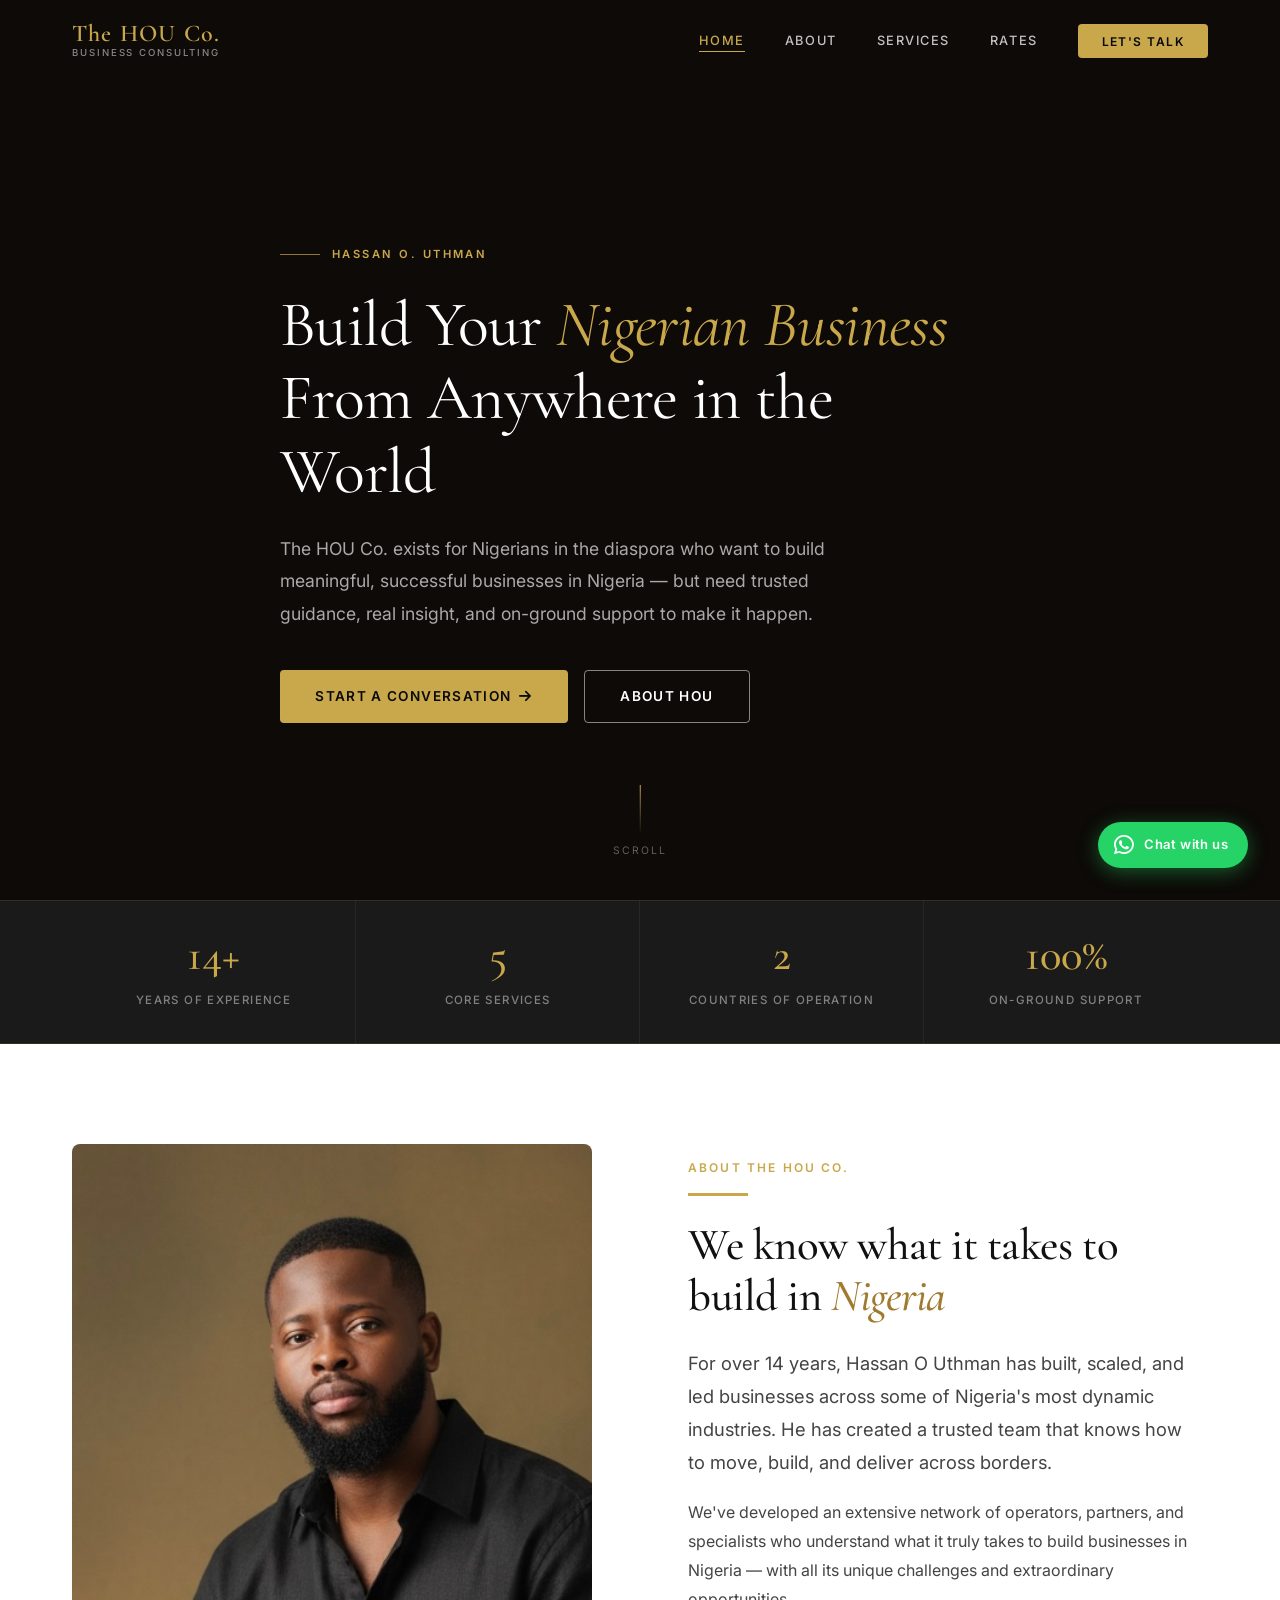
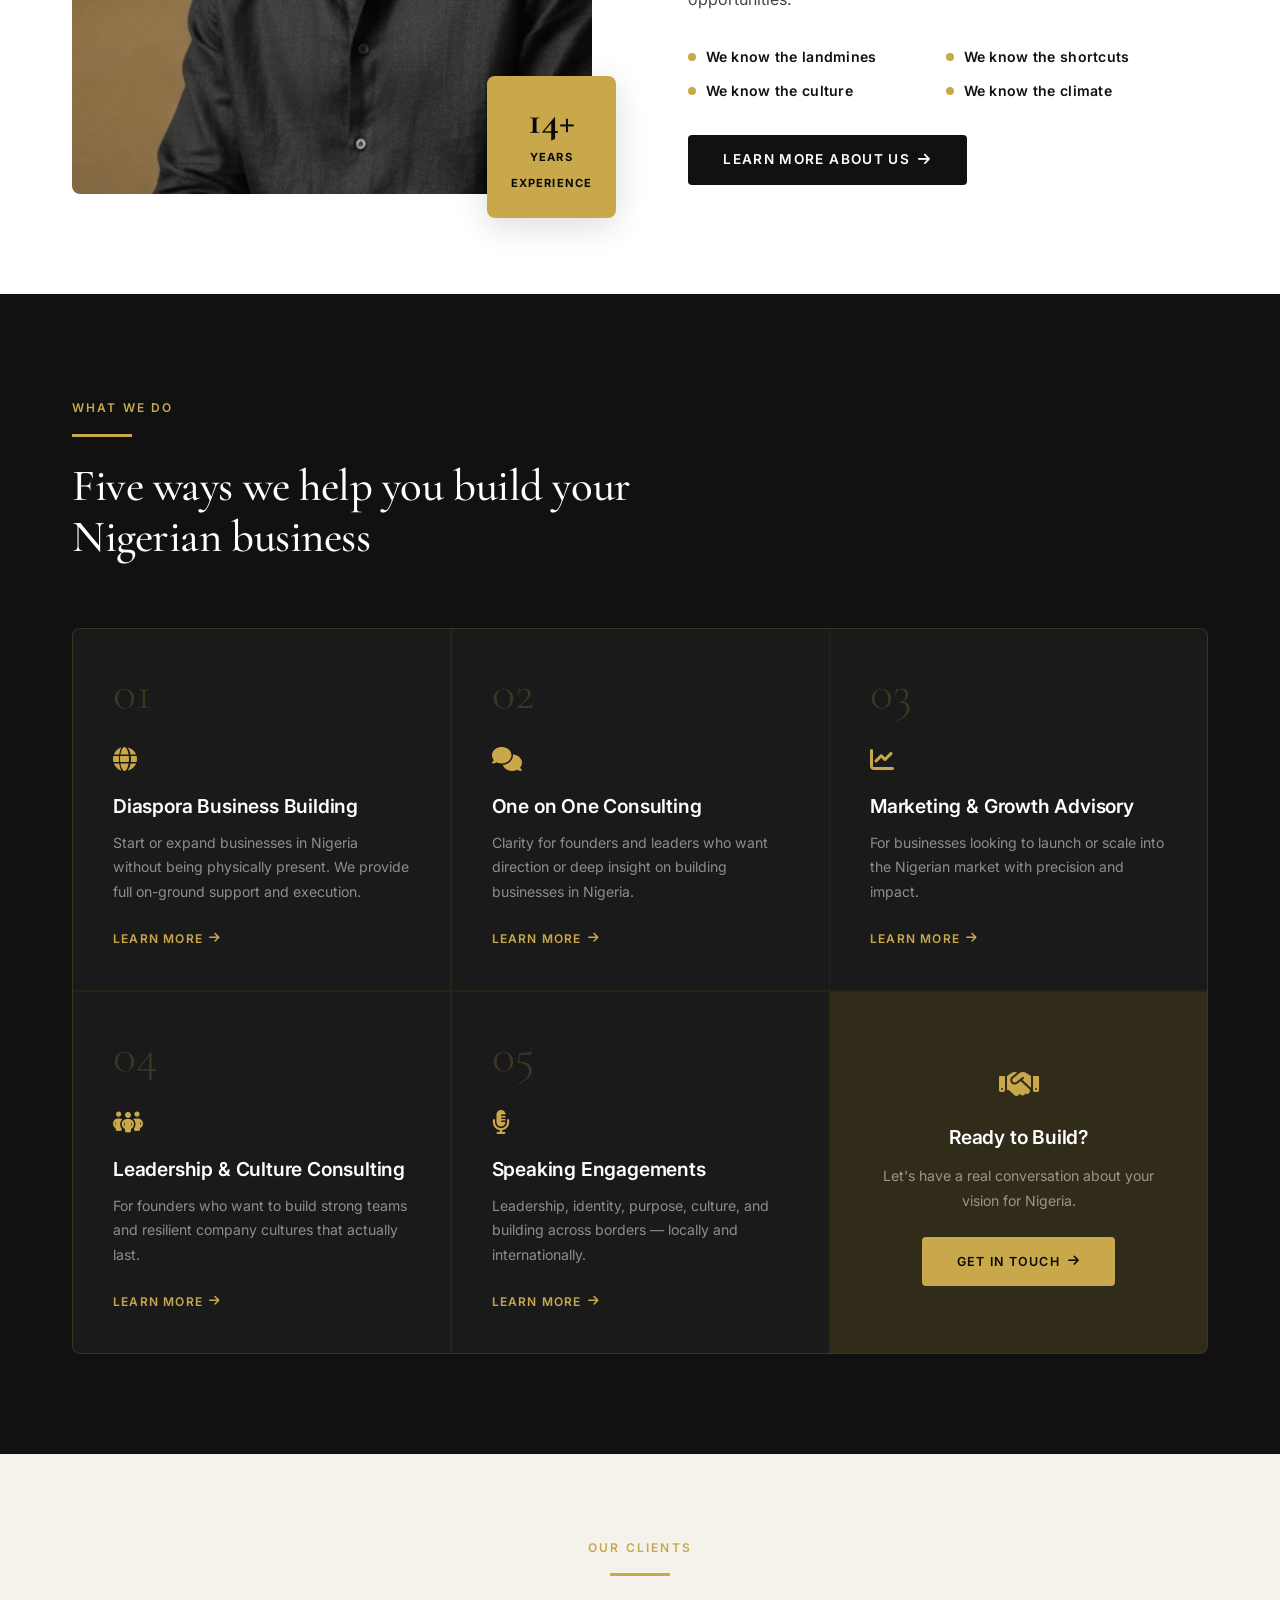
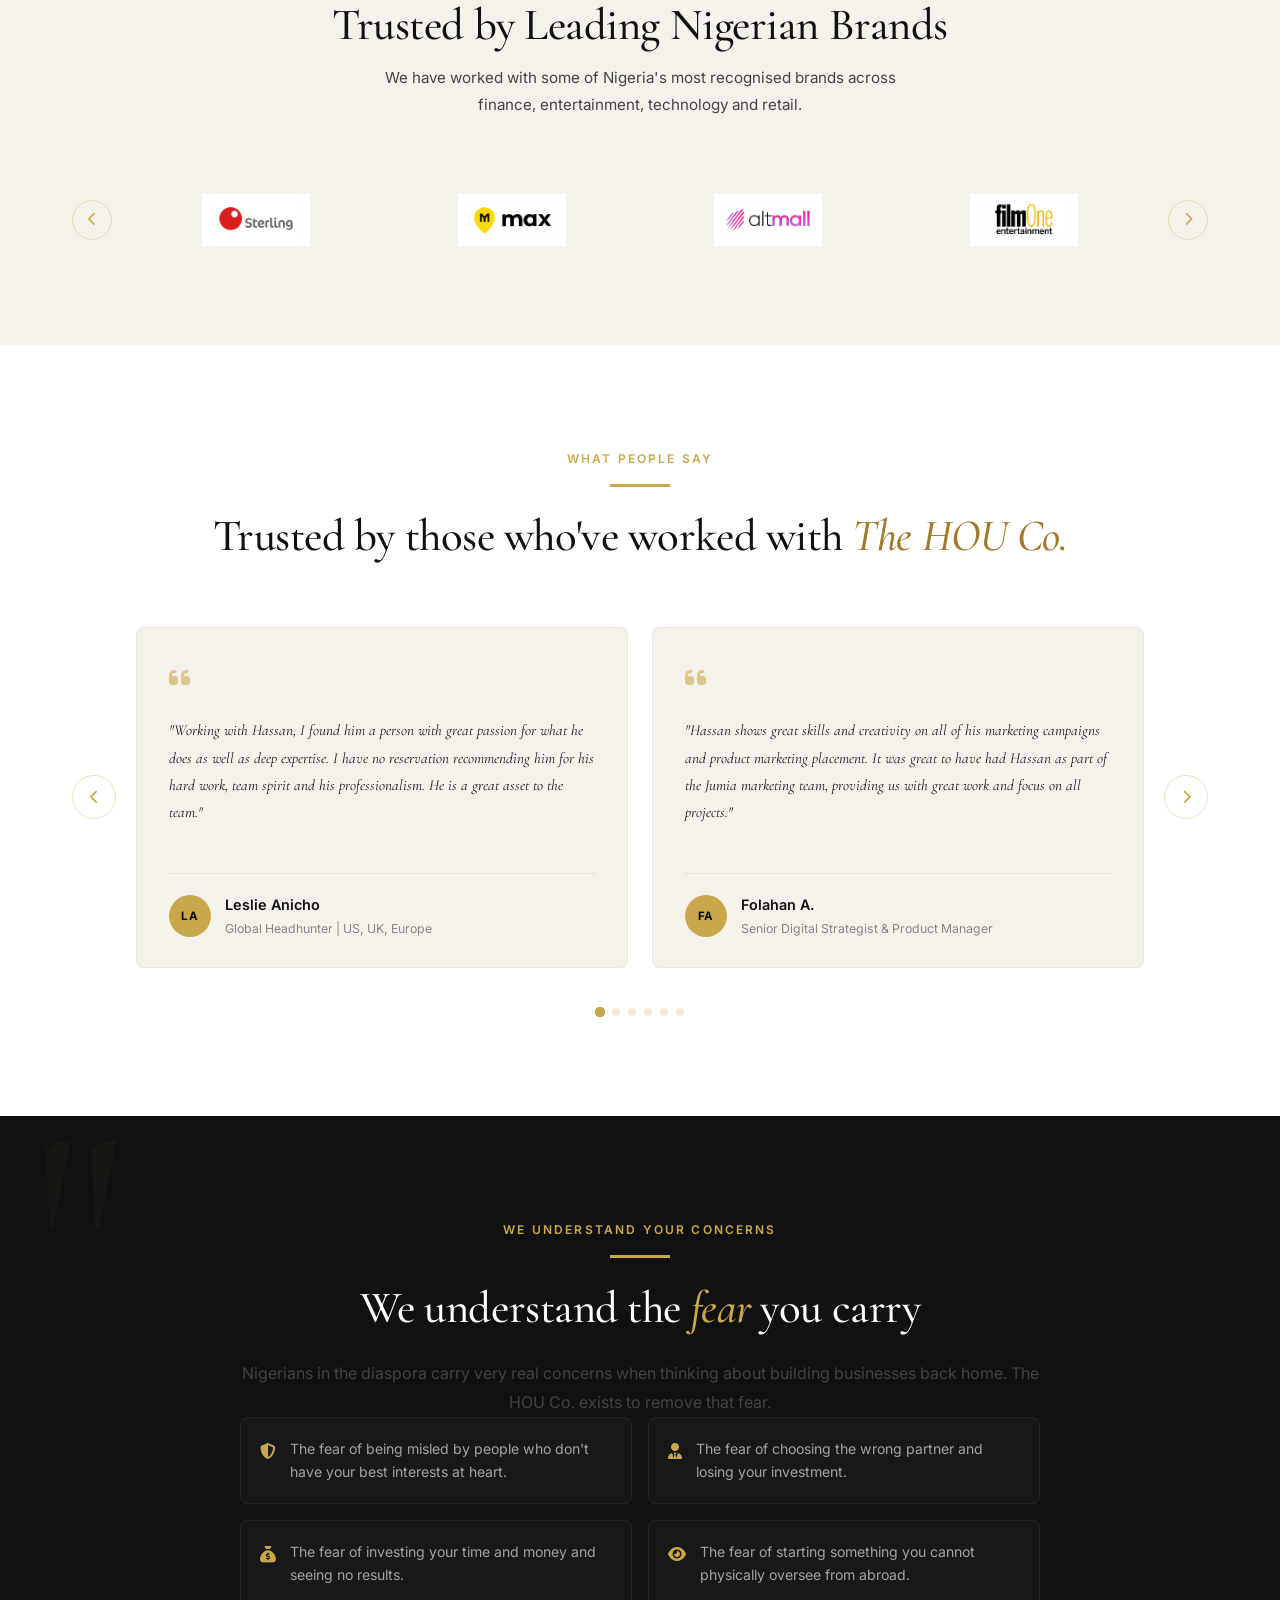
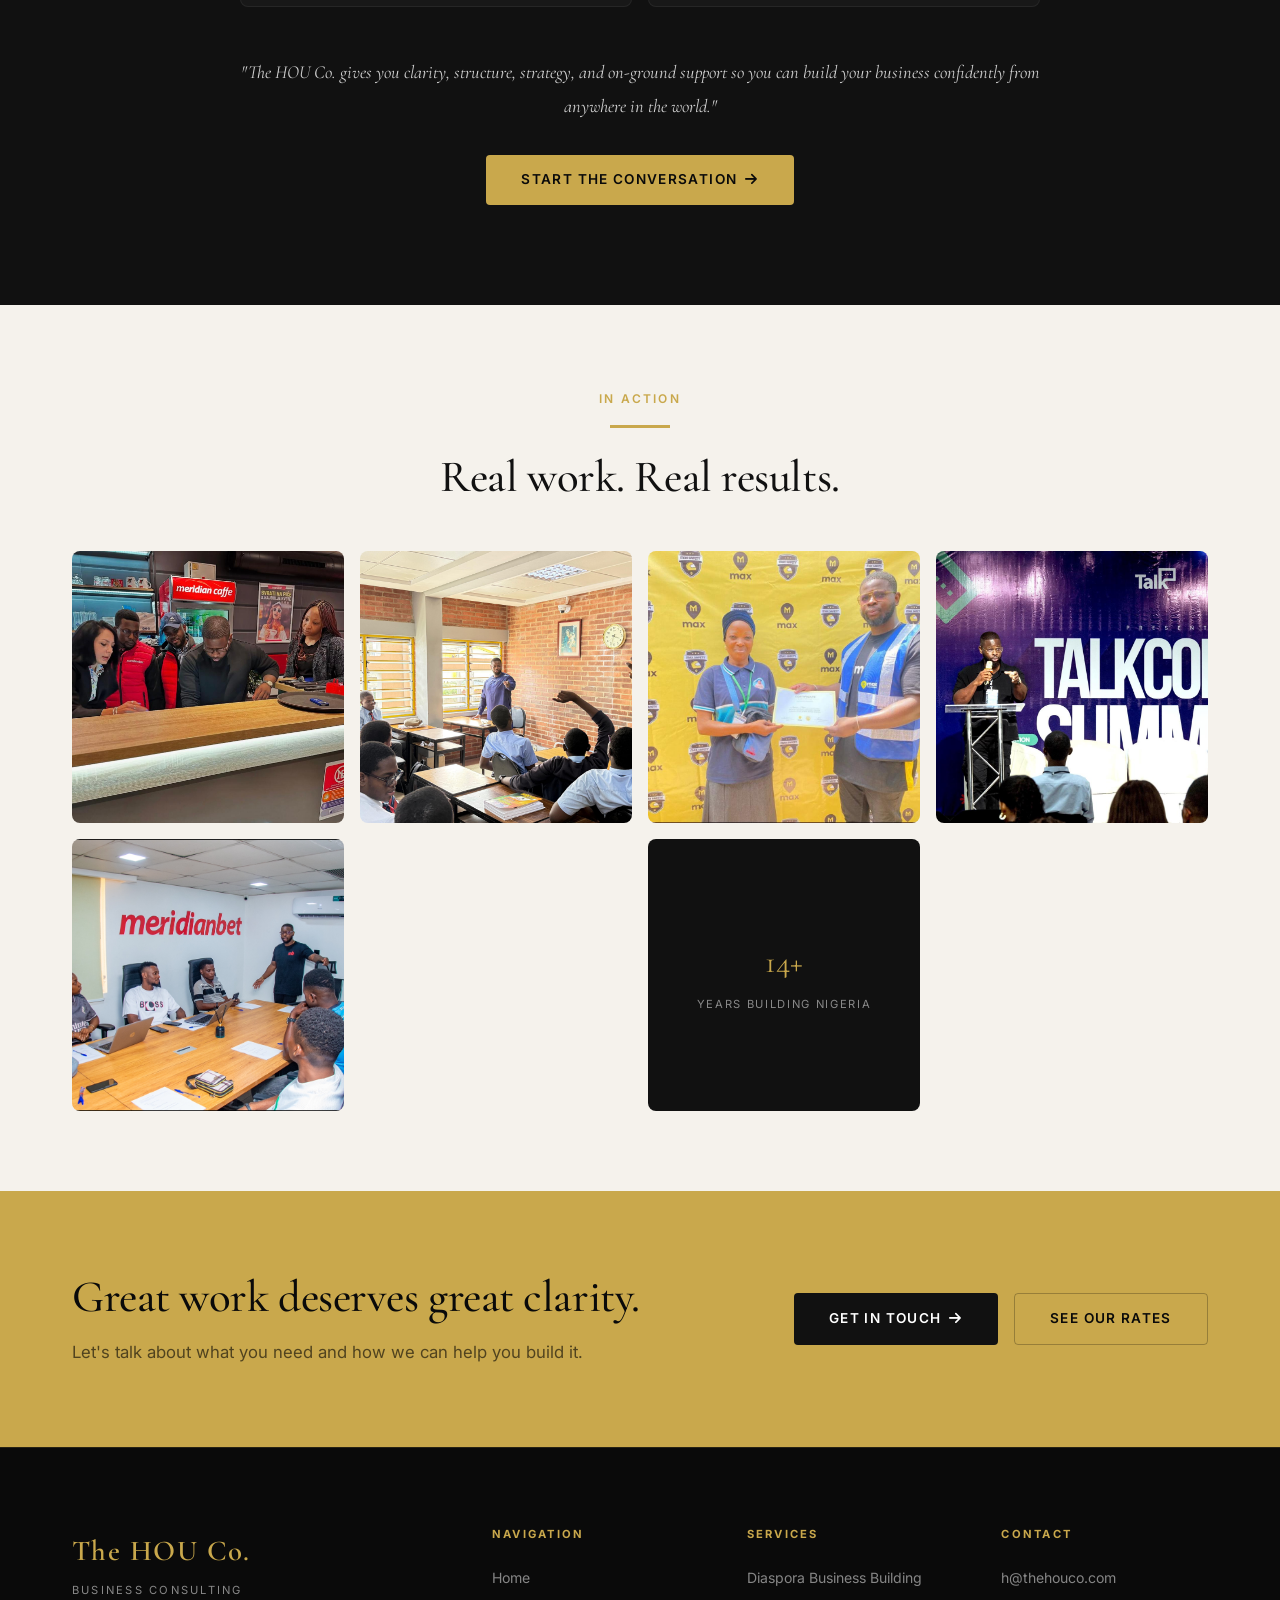
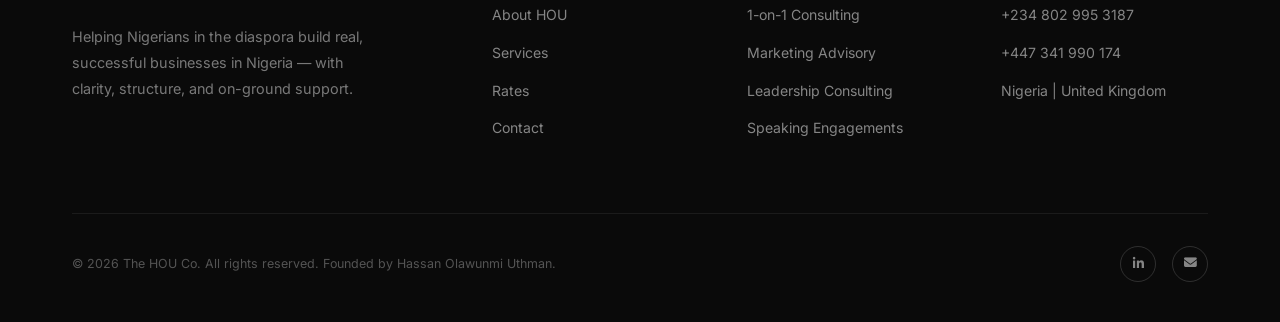
<file: index.html>
<!DOCTYPE html>
<html lang="en">
<head>
  <meta charset="UTF-8" />
  <meta name="viewport" content="width=device-width, initial-scale=1.0" />
  <title>The HOU Co. — Build Your Nigerian Business from Anywhere</title>
  <meta name="description" content="The HOU Co. helps Nigerians in the diaspora create and grow real businesses in Nigeria. Founded by Hassan Olawunmi Uthman — 14+ years of expertise." />
  <!-- Fonts -->
  <link rel="preconnect" href="https://fonts.googleapis.com" />
  <link rel="preconnect" href="https://fonts.gstatic.com" crossorigin />
  <link href="https://fonts.googleapis.com/css2?family=Cormorant+Garamond:ital,wght@0,300;0,400;0,500;0,600;0,700;1,400;1,500&family=Inter:wght@300;400;500;600;700&display=swap" rel="stylesheet" />
  <!-- Icons -->
  <link rel="stylesheet" href="https://cdn.jsdelivr.net/npm/@fortawesome/fontawesome-free@6.5.1/css/all.min.css" />
  <!-- Styles -->
  <link rel="stylesheet" href="css/style.css" />
  <link rel="stylesheet" href="css/home.css" />
</head>
<body>

  <!-- ══════════════ NAVBAR ══════════════ -->
  <nav class="navbar">
    <div class="navbar__inner">
      <a href="index.html" class="navbar__logo">
        <span class="navbar__logo-main">The HOU Co.</span>
        <span class="navbar__logo-sub">Business Consulting</span>
      </a>
      <ul class="navbar__menu">
        <li><a href="index.html" class="active">Home</a></li>
        <li><a href="about.html">About</a></li>
        <li><a href="services.html">Services</a></li>
        <li><a href="rates.html">Rates</a></li>
        <li><a href="contact.html" class="navbar__cta">Let's Talk</a></li>
      </ul>
      <button class="navbar__hamburger" aria-label="Toggle menu">
        <span></span><span></span><span></span>
      </button>
    </div>
  </nav>

  <!-- Mobile Nav -->
  <nav class="mobile-nav">
    <a href="index.html">Home</a>
    <a href="about.html">About</a>
    <a href="services.html">Services</a>
    <a href="rates.html">Rates</a>
    <a href="contact.html" class="btn btn--gold">Let's Talk</a>
  </nav>

  <!-- ══════════════ HERO ══════════════ -->
  <section class="hero hero--no-image">
    <div class="hero__bg hero__bg--dark"></div>
    <div class="container">
      <div class="hero__content">
        <div class="hero__pre">
          <span>Hassan O. Uthman</span>
        </div>
        <h1>Build Your <em>Nigerian Business</em><br />From Anywhere in the World</h1>
        <p class="hero__desc">
          The HOU Co. exists for Nigerians in the diaspora who want to build meaningful, 
          successful businesses in Nigeria — but need trusted guidance, real insight, 
          and on-ground support to make it happen.
        </p>
        <div class="hero__actions">
          <a href="contact.html" class="btn btn--gold">Start a Conversation <i class="fa-solid fa-arrow-right"></i></a>
          <a href="about.html" class="btn btn--outline-white">About HOU</a>
        </div>
      </div>
    </div>
    <div class="hero__scroll">
      <div class="hero__scroll-line"></div>
      <span>Scroll</span>
    </div>
  </section>

  <!-- ══════════════ STATS BAR ══════════════ -->
  <section class="stats-bar">
    <div class="stats-bar__inner container">
      <div class="stat-item">
        <span class="stat-num" data-count="14" data-suffix="+">0+</span>
        <span class="stat-label">Years of Experience</span>
      </div>
      <div class="stat-item">
        <span class="stat-num" data-count="5" data-suffix="">0</span>
        <span class="stat-label">Core Services</span>
      </div>
      <div class="stat-item">
        <span class="stat-num" data-count="2" data-suffix="">0</span>
        <span class="stat-label">Countries of Operation</span>
      </div>
      <div class="stat-item">
        <span class="stat-num" data-count="100" data-suffix="%">0%</span>
        <span class="stat-label">On-Ground Support</span>
      </div>
    </div>
  </section>

  <!-- ══════════════ ABOUT STRIP ══════════════ -->
  <section class="about-strip">
    <div class="container">
      <div class="about-strip__grid">
        <div class="about-strip__image reveal">
          <div class="about-strip__image-wrap">
            <img src="images/hassan-hero.jpg" alt="Hassan Olawunmi Uthman - Founder, The HOU Co." />
          </div>
          <div class="about-strip__badge">
            <span class="about-strip__badge-num">14+</span>
            <span class="about-strip__badge-text">Years<br />Experience</span>
          </div>
        </div>
        <div class="about-strip__content reveal reveal-delay-2">
          <span class="eyebrow">About The HOU Co.</span>
          <span class="gold-line"></span>
          <h2>We know what it takes to build in <em>Nigeria</em></h2>
          <p class="lead">
            For over 14 years, Hassan O Uthman has built, scaled, and led businesses across some 
            of Nigeria's most dynamic industries. He has created a trusted team that knows how to 
            move, build, and deliver across borders.
          </p>
          <p>
            We've developed an extensive network of operators, partners, and specialists who 
            understand what it truly takes to build businesses in Nigeria — with all its unique 
            challenges and extraordinary opportunities.
          </p>
          <div class="knows-list">
            <div class="knows-item">We know the landmines</div>
            <div class="knows-item">We know the shortcuts</div>
            <div class="knows-item">We know the culture</div>
            <div class="knows-item">We know the climate</div>
          </div>
          <a href="about.html" class="btn btn--dark">
            Learn More About Us <i class="fa-solid fa-arrow-right"></i>
          </a>
        </div>
      </div>
    </div>
  </section>

  <!-- ══════════════ SERVICES PREVIEW ══════════════ -->
  <section class="services-preview">
    <div class="container">
      <div class="services-preview__header reveal">
        <span class="eyebrow">What We Do</span>
        <span class="gold-line"></span>
        <h2 style="color: var(--white); max-width: 560px;">Five ways we help you build your Nigerian business</h2>
      </div>
      <div class="services-grid">
        <div class="service-card reveal">
          <span class="service-card__num">01</span>
          <div class="service-card__icon"><i class="fa-solid fa-globe"></i></div>
          <h3>Diaspora Business Building</h3>
          <p>Start or expand businesses in Nigeria without being physically present. We provide full on-ground support and execution.</p>
          <a href="services.html" class="service-card__link">Learn More <i class="fa-solid fa-arrow-right"></i></a>
        </div>
        <div class="service-card reveal reveal-delay-1">
          <span class="service-card__num">02</span>
          <div class="service-card__icon"><i class="fa-solid fa-comments"></i></div>
          <h3>One on One Consulting</h3>
          <p>Clarity for founders and leaders who want direction or deep insight on building businesses in Nigeria.</p>
          <a href="services.html" class="service-card__link">Learn More <i class="fa-solid fa-arrow-right"></i></a>
        </div>
        <div class="service-card reveal reveal-delay-2">
          <span class="service-card__num">03</span>
          <div class="service-card__icon"><i class="fa-solid fa-chart-line"></i></div>
          <h3>Marketing & Growth Advisory</h3>
          <p>For businesses looking to launch or scale into the Nigerian market with precision and impact.</p>
          <a href="services.html" class="service-card__link">Learn More <i class="fa-solid fa-arrow-right"></i></a>
        </div>
        <div class="service-card reveal reveal-delay-1">
          <span class="service-card__num">04</span>
          <div class="service-card__icon"><i class="fa-solid fa-people-group"></i></div>
          <h3>Leadership & Culture Consulting</h3>
          <p>For founders who want to build strong teams and resilient company cultures that actually last.</p>
          <a href="services.html" class="service-card__link">Learn More <i class="fa-solid fa-arrow-right"></i></a>
        </div>
        <div class="service-card reveal reveal-delay-2">
          <span class="service-card__num">05</span>
          <div class="service-card__icon"><i class="fa-solid fa-microphone-lines"></i></div>
          <h3>Speaking Engagements</h3>
          <p>Leadership, identity, purpose, culture, and building across borders — locally and internationally.</p>
          <a href="services.html" class="service-card__link">Learn More <i class="fa-solid fa-arrow-right"></i></a>
        </div>
        <div class="service-card reveal reveal-delay-3" style="display:flex; flex-direction:column; align-items:center; justify-content:center; text-align:center; background: rgba(201,168,76,0.06);">
          <div class="service-card__icon" style="font-size: 2rem;"><i class="fa-solid fa-handshake"></i></div>
          <h3 style="margin-bottom: 1rem;">Ready to Build?</h3>
          <p style="margin-bottom: 1.5rem;">Let's have a real conversation about your vision for Nigeria.</p>
          <a href="contact.html" class="btn btn--gold" style="font-size: 0.78rem;">Get in Touch <i class="fa-solid fa-arrow-right"></i></a>
        </div>
      </div>
    </div>
  </section>

  <!-- ══════════════ CLIENTS ══════════════ -->
  <section class="clients-section">
    <div class="container">
      <div class="clients-section__header reveal">
        <span class="eyebrow">Our Clients</span>
        <span class="gold-line gold-line--center"></span>
        <h2>Trusted by Leading Nigerian Brands</h2>
        <p style="max-width: 520px; margin: 0.75rem auto 0; font-size: 0.95rem;">We have worked with some of Nigeria's most recognised brands across finance, entertainment, technology and retail.</p>
      </div>
      <!-- Logo Carousel -->
      <div class="logo-carousel-wrap reveal">
        <button class="logo-carousel-btn logo-carousel-btn--prev" aria-label="Previous">
          <i class="fa-solid fa-chevron-left"></i>
        </button>
        <div class="logo-carousel-track-wrap">
          <div class="logo-carousel-track" id="logoTrack">
            <div class="logo-slide"><img src="images/logo1.jpg" alt="Filmhouse Cinemas" /></div>
            <div class="logo-slide"><img src="images/logo2.jpg" alt="FilmOne Entertainment" /></div>
            <div class="logo-slide"><img src="images/logo3.jpg" alt="AltMall" /></div>
            <div class="logo-slide"><img src="images/logo4.jpg" alt="Max" /></div>
            <div class="logo-slide"><img src="images/logo5.jpg" alt="Sterling Bank" /></div>
            <div class="logo-slide"><img src="images/logo6.jpg" alt="AltDrive" /></div>
          </div>
        </div>
        <button class="logo-carousel-btn logo-carousel-btn--next" aria-label="Next">
          <i class="fa-solid fa-chevron-right"></i>
        </button>
      </div>
    </div>
  </section>

  <!-- ══════════════ TESTIMONIALS ══════════════ -->
  <section class="testimonials-section">
    <div class="container">
      <div class="testimonials-section__header reveal">
        <span class="eyebrow">What People Say</span>
        <span class="gold-line gold-line--center"></span>
        <h2>Trusted by those who've worked with <em>The HOU Co.</em></h2>
      </div>
      <div class="testimonials-carousel reveal">
        <button class="testimonials-btn testimonials-btn--prev" aria-label="Previous">
          <i class="fa-solid fa-chevron-left"></i>
        </button>
        <div class="testimonials-track-wrap">
          <div class="testimonials-track" id="testimonialsTrack">

            <!-- Slide 1 -->
            <div class="testimonials-slide">
              <div class="testimonial-card">
                <div class="testimonial-card__quote"><i class="fa-solid fa-quote-left"></i></div>
                <p>"Working with Hassan, I found him a person with great passion for what he does as well as deep expertise. I have no reservation recommending him for his hard work, team spirit and his professionalism. He is a great asset to the team."</p>
                <div class="testimonial-card__author">
                  <div class="testimonial-card__avatar">LA</div>
                  <div>
                    <strong>Leslie Anicho</strong>
                    <span>Global Headhunter | US, UK, Europe</span>
                  </div>
                </div>
              </div>
              <div class="testimonial-card">
                <div class="testimonial-card__quote"><i class="fa-solid fa-quote-left"></i></div>
                <p>"Hassan shows great skills and creativity on all of his marketing campaigns and product marketing placement. It was great to have had Hassan as part of the Jumia marketing team, providing us with great work and focus on all projects."</p>
                <div class="testimonial-card__author">
                  <div class="testimonial-card__avatar">FA</div>
                  <div>
                    <strong>Folahan A.</strong>
                    <span>Senior Digital Strategist &amp; Product Manager</span>
                  </div>
                </div>
              </div>
            </div>

            <!-- Slide 2 -->
            <div class="testimonials-slide">
              <div class="testimonial-card">
                <div class="testimonial-card__quote"><i class="fa-solid fa-quote-left"></i></div>
                <p>"Hassan brings clear strategic thinking and disciplined execution. He understands business fundamentals, identifies what truly moves the needle, and guides teams toward measurable results. He is dependable, thoughtful, and genuinely skilled at turning ideas into action."</p>
                <div class="testimonial-card__author">
                  <div class="testimonial-card__avatar">FU</div>
                  <div>
                    <strong>Francisca U.</strong>
                    <span>Brand Narrative Strategist | Brand Manager</span>
                  </div>
                </div>
              </div>
              <div class="testimonial-card">
                <div class="testimonial-card__quote"><i class="fa-solid fa-quote-left"></i></div>
                <p>"Hassan is a dedicated hard worker who is self-motivated with a thorough understanding of business strategy and marketing. He is also very customer centric, focused, has a knack for problem-solving, and delivers top-notch quality work. Hassan is an asset to any team."</p>
                <div class="testimonial-card__author">
                  <div class="testimonial-card__avatar">AN</div>
                  <div>
                    <strong>Aniefiok Ntia</strong>
                    <span>Growth Marketing Lead | Head of Growth</span>
                  </div>
                </div>
              </div>
            </div>

            <!-- Slide 3 -->
            <div class="testimonials-slide">
              <div class="testimonial-card">
                <div class="testimonial-card__quote"><i class="fa-solid fa-quote-left"></i></div>
                <p>"Hassan has an in-depth understanding of the marketing and communications field. Throughout each engagement, he demonstrated unwavering professionalism and support. Whenever we encountered roadblocks, Hassan was always available and proactive, offering quick, thoughtful, and impactful solutions."</p>
                <div class="testimonial-card__author">
                  <div class="testimonial-card__avatar">ME</div>
                  <div>
                    <strong>Mirabel Emma Aleladia</strong>
                    <span>Visionary — Impactful PR and Sustainability</span>
                  </div>
                </div>
              </div>
              <div class="testimonial-card">
                <div class="testimonial-card__quote"><i class="fa-solid fa-quote-left"></i></div>
                <p>"Hassan brings a rare combination of strategic thinking, creativity, and purpose-driven execution. He doesn't just execute marketing tasks — he takes the time to understand the why behind every initiative and aligns it with business goals. I would highly recommend Hassan to any organisation."</p>
                <div class="testimonial-card__author">
                  <div class="testimonial-card__avatar">GA</div>
                  <div>
                    <strong>Gabriel Asha</strong>
                    <span>Frontend Developer | ReactJS | NextJS</span>
                  </div>
                </div>
              </div>
            </div>

            <!-- Slide 4 -->
            <div class="testimonials-slide">
              <div class="testimonial-card">
                <div class="testimonial-card__quote"><i class="fa-solid fa-quote-left"></i></div>
                <p>"Hassan's clarity stood out immediately at the TalkComms Summit. He doesn't speak in buzzwords — he grounds his insights in real-world experience. His perspective on purpose-driven visibility and sustainable growth resonated strongly with young professionals and founders in the room."</p>
                <div class="testimonial-card__author">
                  <div class="testimonial-card__avatar">OO</div>
                  <div>
                    <strong>Oluwasegun Ogundairo</strong>
                    <span>Building Brands &amp; Telling Stories | Media &amp; Comms</span>
                  </div>
                </div>
              </div>
              <div class="testimonial-card">
                <div class="testimonial-card__quote"><i class="fa-solid fa-quote-left"></i></div>
                <p>"Hassan is a highly dependable and committed individual. He is a self-driven team player, efficient, detailed and goes above and beyond to meet and surpass expectations. Hassan is an absolute delight to work with."</p>
                <div class="testimonial-card__author">
                  <div class="testimonial-card__avatar">JS</div>
                  <div>
                    <strong>Joanne Sanni</strong>
                    <span>Marketing Leader | MCIM</span>
                  </div>
                </div>
              </div>
            </div>

            <!-- Slide 5 — from images -->
            <div class="testimonials-slide">
              <div class="testimonial-card">
                <div class="testimonial-card__quote"><i class="fa-solid fa-quote-left"></i></div>
                <p>"I'll say first hand, you're a great mentor. Keep it coming Hassan."</p>
                <div class="testimonial-card__author">
                  <div class="testimonial-card__avatar">LM</div>
                  <div>
                    <strong>Layifa Miriki</strong>
                    <span>TikTok — Content Community</span>
                  </div>
                </div>
              </div>
              <div class="testimonial-card">
                <div class="testimonial-card__quote"><i class="fa-solid fa-quote-left"></i></div>
                <p>"Hassan is a focused and detail-oriented person. He's quick to learn new skills and always ready to share ideas."</p>
                <div class="testimonial-card__author">
                  <div class="testimonial-card__avatar">IO</div>
                  <div>
                    <strong>Ifeoma Okolie</strong>
                    <span>Marketing Specialist</span>
                  </div>
                </div>
              </div>
            </div>

            <!-- Slide 6 — from images -->
            <div class="testimonials-slide">
              <div class="testimonial-card">
                <div class="testimonial-card__quote"><i class="fa-solid fa-quote-left"></i></div>
                <p>"Probably one of the best hands-on persons I have ever worked with. His dedication to work is outstanding. Hassan is a proper manager of task and people — a bright mind with marketing ideas. A fantastic leader and team player, so good a team player he became a friend."</p>
                <div class="testimonial-card__author">
                  <div class="testimonial-card__avatar">AF</div>
                  <div>
                    <strong>Adeyemi Fakorede</strong>
                    <span>Brand Marketing Professional &amp; Creative Designer</span>
                  </div>
                </div>
              </div>
              <div class="testimonial-card">
                <div class="testimonial-card__quote"><i class="fa-solid fa-quote-left"></i></div>
                <p>"Hassan gets the job done. Without fuss, on time and in a creative manner. Very detailed. Full of fun, creative, edgy ideas — a real pleasure to work with."</p>
                <div class="testimonial-card__author">
                  <div class="testimonial-card__avatar">ES</div>
                  <div>
                    <strong>Eshian Samira Onwuama</strong>
                    <span>Compliance, Legal &amp; Risk Leader | Fintech/Financial Services</span>
                  </div>
                </div>
              </div>
            </div>

          </div>
        </div>
        <button class="testimonials-btn testimonials-btn--next" aria-label="Next">
          <i class="fa-solid fa-chevron-right"></i>
        </button>
      </div>
      <!-- Dots -->
      <div class="testimonials-dots" id="testimonialsDots">
        <button class="testimonials-dot active" data-index="0"></button>
        <button class="testimonials-dot" data-index="1"></button>
        <button class="testimonials-dot" data-index="2"></button>
        <button class="testimonials-dot" data-index="3"></button>
        <button class="testimonials-dot" data-index="4"></button>
        <button class="testimonials-dot" data-index="5"></button>
      </div>
    </div>
  </section>

  <!-- ══════════════ FEAR SECTION ══════════════ -->
  <section class="fear-section">
    <div class="container">
      <div class="fear-section__inner">
        <div class="reveal">
          <span class="eyebrow">We Understand Your Concerns</span>
          <span class="gold-line gold-line--center"></span>
          <h2>We understand the <em>fear</em> you carry</h2>
          <p>Nigerians in the diaspora carry very real concerns when thinking about building businesses back home. The HOU Co. exists to remove that fear.</p>
        </div>
        <div class="fears-list reveal">
          <div class="fear-item">
            <div class="fear-item__icon"><i class="fa-solid fa-shield-halved"></i></div>
            <p>The fear of being misled by people who don't have your best interests at heart.</p>
          </div>
          <div class="fear-item">
            <div class="fear-item__icon"><i class="fa-solid fa-user-tie"></i></div>
            <p>The fear of choosing the wrong partner and losing your investment.</p>
          </div>
          <div class="fear-item">
            <div class="fear-item__icon"><i class="fa-solid fa-sack-dollar"></i></div>
            <p>The fear of investing your time and money and seeing no results.</p>
          </div>
          <div class="fear-item">
            <div class="fear-item__icon"><i class="fa-solid fa-eye"></i></div>
            <p>The fear of starting something you cannot physically oversee from abroad.</p>
          </div>
        </div>
        <p class="reveal" style="font-size: 1.15rem; color: rgba(255,255,255,0.8); font-style: italic; font-family: var(--font-serif); margin-bottom: 2rem;">
          "The HOU Co. gives you clarity, structure, strategy, and on-ground support so you can build your business confidently from anywhere in the world."
        </p>
        <div class="reveal">
          <a href="contact.html" class="btn btn--gold">Start the Conversation <i class="fa-solid fa-arrow-right"></i></a>
        </div>
      </div>
    </div>
  </section>

  <!-- ══════════════ GALLERY STRIP ══════════════ -->
  <section style="background: var(--off-white); padding: 80px 0;">
    <div class="container">
      <div style="text-align: center; margin-bottom: 3rem;" class="reveal">
        <span class="eyebrow">In Action</span>
        <span class="gold-line gold-line--center"></span>
        <h2>Real work. Real results.</h2>
      </div>
      <div style="display: grid; grid-template-columns: repeat(4, 1fr); gap: 1rem;" class="reveal">
        <div style="border-radius: 8px; overflow: hidden; aspect-ratio: 1; background: #ddd;">
          <img src="images/service-2.jpeg" alt="Hassan at work" style="width:100%; height:100%; object-fit: cover;" />
        </div>
        <div style="border-radius: 8px; overflow: hidden; aspect-ratio: 1; grid-row: span 2; background: #ddd;">
          <img src="images/service-3.jpg" alt="Business consulting" style="width:100%; height:100%; object-fit: cover;" />
        </div>
        <div style="border-radius: 8px; overflow: hidden; aspect-ratio: 1; background: #ddd;">
          <img src="images/service-4.jpeg" alt="Leadership event" style="width:100%; height:100%; object-fit: cover;" />
        </div>
        <div style="border-radius: 8px; overflow: hidden; aspect-ratio: 1; background: #ddd;">
          <img src="images/service-5.jpg" alt="Speaking engagement" style="width:100%; height:100%; object-fit: cover;" />
        </div>
        <div style="border-radius: 8px; overflow: hidden; aspect-ratio: 1; background: #ddd;">
          <img src="images/service-1.jpg" alt="Team meeting" style="width:100%; height:100%; object-fit: cover;" />
        </div>
        <div style="border-radius: 8px; overflow: hidden; aspect-ratio: 1; background: #111; display: flex; align-items: center; justify-content: center; flex-direction: column; gap: 0.5rem;">
          <span style="font-family: var(--font-serif); font-size: 2rem; color: var(--gold);">14+</span>
          <span style="font-size: 0.7rem; letter-spacing: 0.15em; text-transform: uppercase; color: rgba(255,255,255,0.5);">Years building Nigeria</span>
        </div>
      </div>
    </div>
  </section>

  <!-- ══════════════ CTA ══════════════ -->
  <section class="cta-section">
    <div class="container">
      <div class="cta-section__inner">
        <div class="cta-section__text reveal">
          <h2>Great work deserves great clarity.</h2>
          <p>Let's talk about what you need and how we can help you build it.</p>
        </div>
        <div class="cta-section__actions reveal reveal-delay-2">
          <a href="contact.html" class="btn btn--dark">Get in Touch <i class="fa-solid fa-arrow-right"></i></a>
          <a href="rates.html" class="btn btn--outline-white" style="border-color: rgba(0,0,0,0.25); color: var(--black);">See Our Rates</a>
        </div>
      </div>
    </div>
  </section>

  <!-- ══════════════ FOOTER ══════════════ -->
  <footer class="footer">
    <div class="container">
      <div class="footer__grid">
        <div class="footer__brand">
          <div class="footer__brand-name">The HOU Co.</div>
          <div class="footer__brand-tagline">Business Consulting</div>
          <p>Helping Nigerians in the diaspora build real, successful businesses in Nigeria — with clarity, structure, and on-ground support.</p>
        </div>
        <div class="footer__col">
          <h5>Navigation</h5>
          <ul>
            <li><a href="index.html">Home</a></li>
            <li><a href="about.html">About HOU</a></li>
            <li><a href="services.html">Services</a></li>
            <li><a href="rates.html">Rates</a></li>
            <li><a href="contact.html">Contact</a></li>
          </ul>
        </div>
        <div class="footer__col">
          <h5>Services</h5>
          <ul>
            <li><a href="services.html">Diaspora Business Building</a></li>
            <li><a href="services.html">1-on-1 Consulting</a></li>
            <li><a href="services.html">Marketing Advisory</a></li>
            <li><a href="services.html">Leadership Consulting</a></li>
            <li><a href="services.html">Speaking Engagements</a></li>
          </ul>
        </div>
        <div class="footer__col">
          <h5>Contact</h5>
          <ul>
            <li><span>h@thehouco.com</span></li>
            <li><span>+234 802 995 3187</span></li>
            <li><span>+447 341 990 174</span></li>
            <li><span>Nigeria | United Kingdom</span></li>
          </ul>
        </div>
      </div>
      <div class="footer__bottom">
        <p>© 2026 The HOU Co. All rights reserved. Founded by Hassan Olawunmi Uthman.</p>
        <div class="footer__social">
          <a href="https://linkedin.com/in/hassanuthman" target="_blank" aria-label="LinkedIn">
            <i class="fa-brands fa-linkedin-in"></i>
          </a>
          <a href="mailto:h@thehouco.com" aria-label="Email">
            <i class="fa-solid fa-envelope"></i>
          </a>
        </div>
      </div>
    </div>
  </footer>

  <!-- ══════════════ WHATSAPP CHAT ══════════════ -->
  <a href="https://wa.me/447341990174" target="_blank" rel="noopener noreferrer" class="whatsapp-float" aria-label="Chat on WhatsApp">
    <i class="fa-brands fa-whatsapp"></i>
    <span class="whatsapp-float__label">Chat with us</span>
  </a>

  <script src="js/main.js"></script>
</body>
</html>
</file>
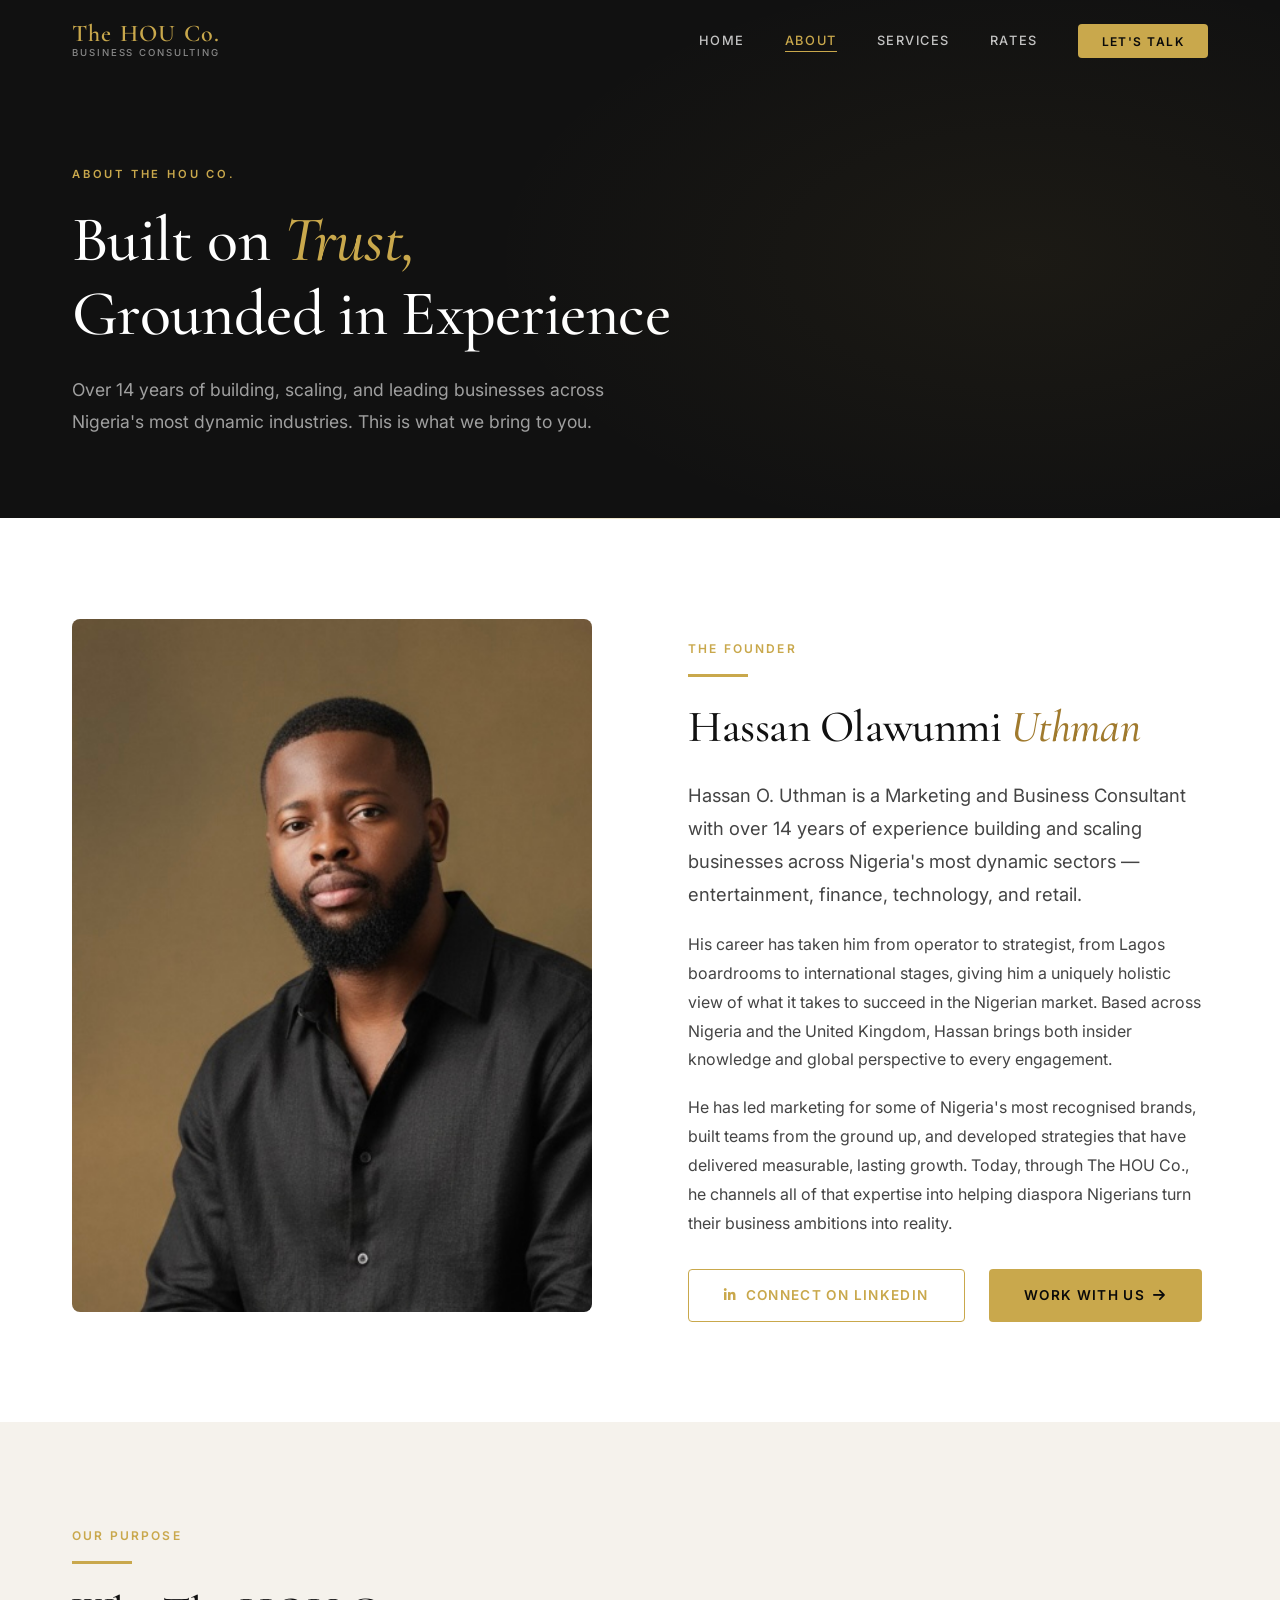
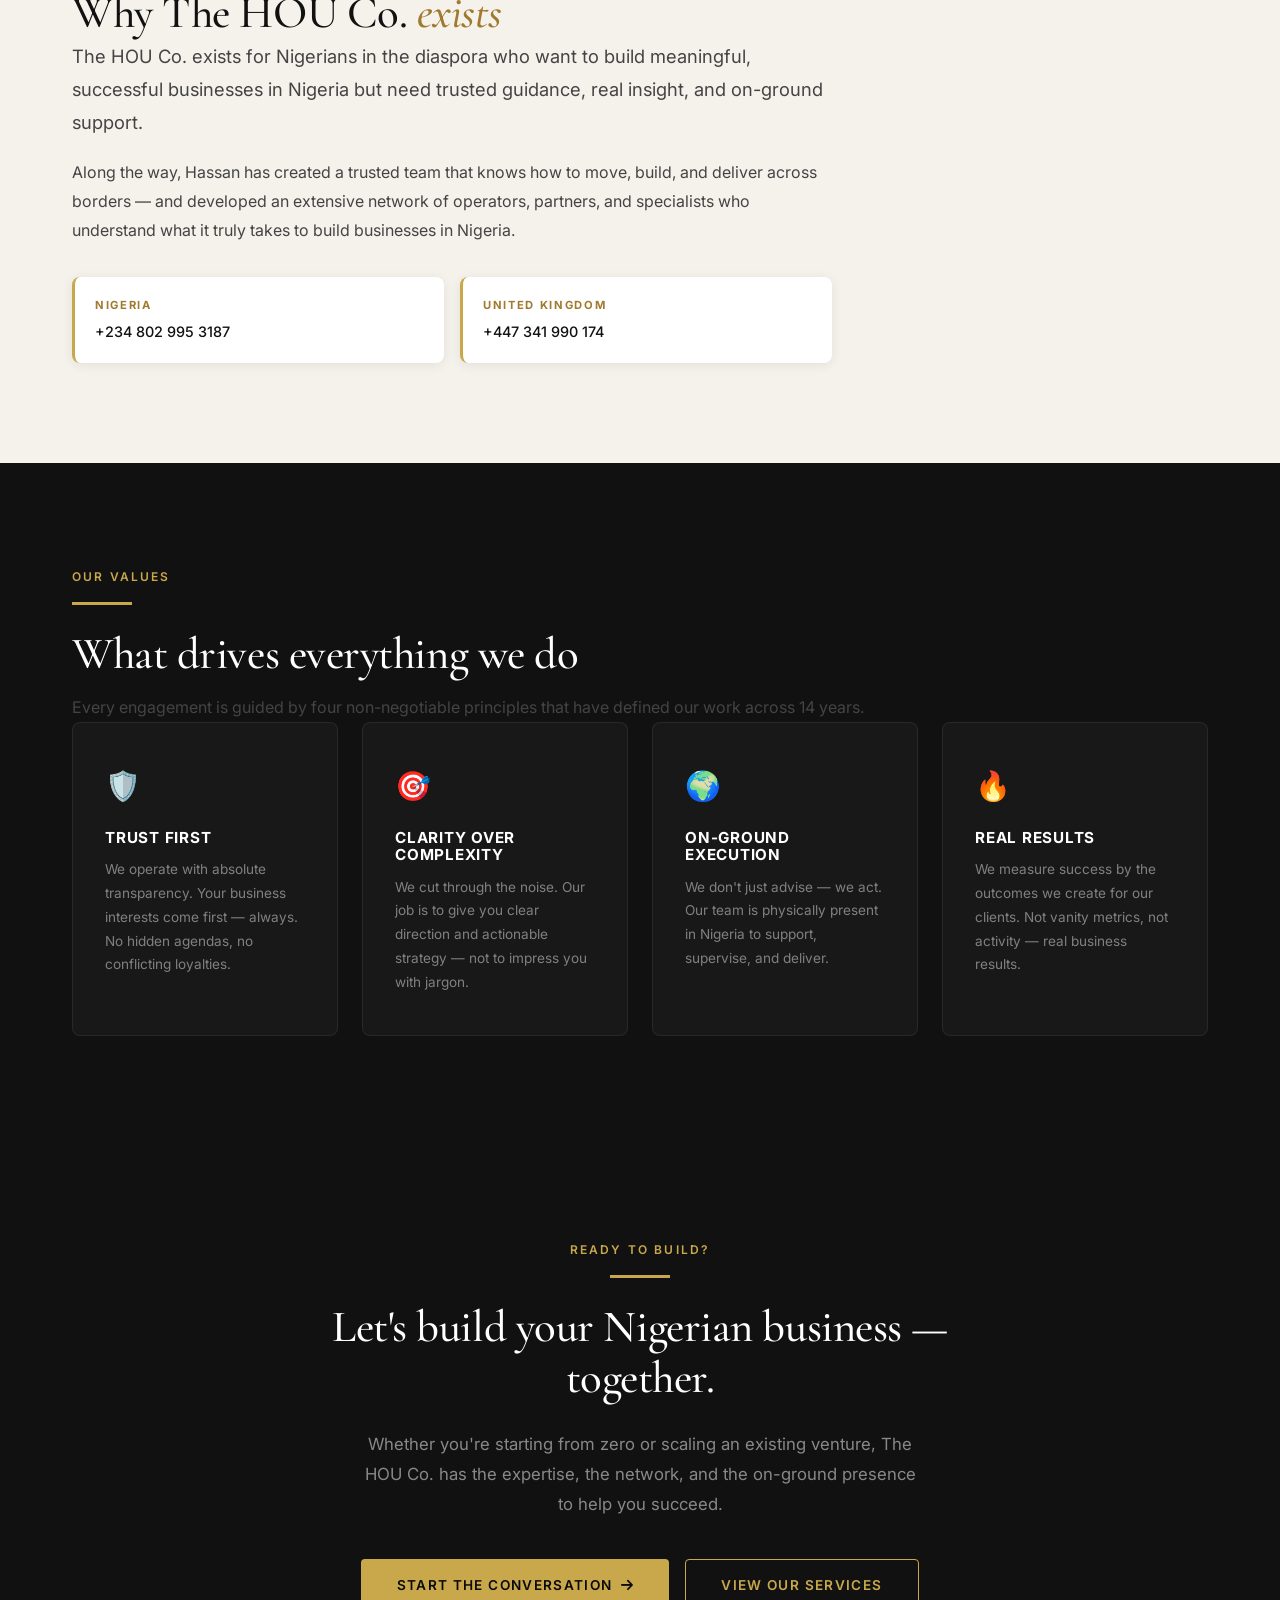
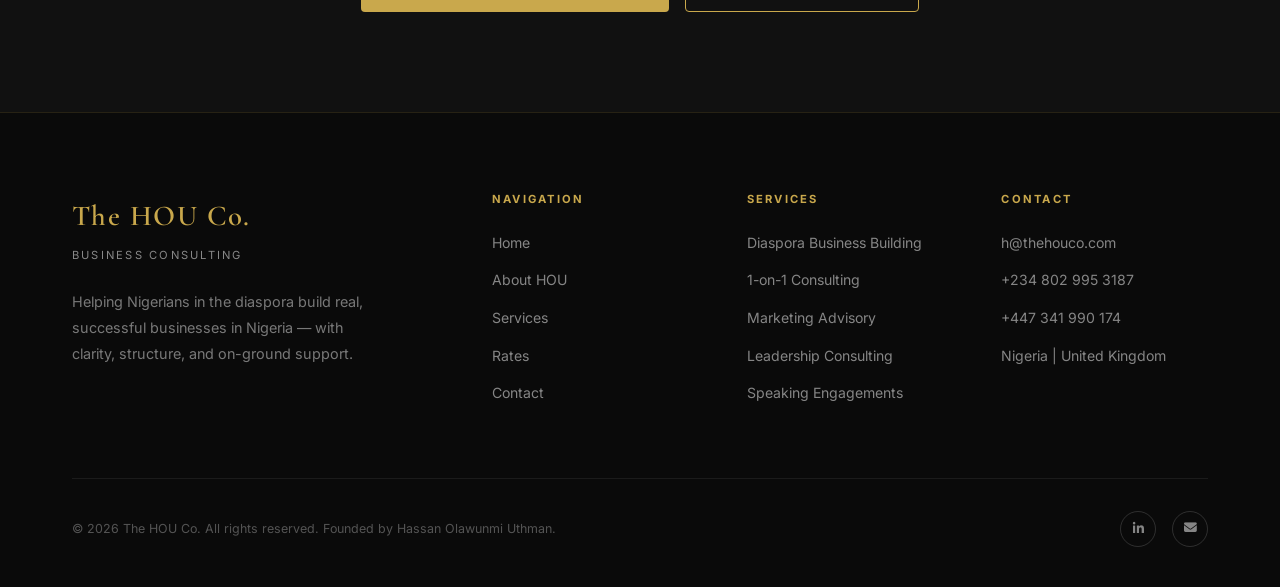
<file: about.html>
<!DOCTYPE html>
<html lang="en">
<head>
  <meta charset="UTF-8" />
  <meta name="viewport" content="width=device-width, initial-scale=1.0" />
  <title>About HOU — The HOU Co.</title>
  <meta name="description" content="Learn about Hassan Olawunmi Uthman and The HOU Co. — 14+ years of building and scaling businesses in Nigeria's most dynamic industries." />
  <link rel="preconnect" href="https://fonts.googleapis.com" />
  <link rel="preconnect" href="https://fonts.gstatic.com" crossorigin />
  <link href="https://fonts.googleapis.com/css2?family=Cormorant+Garamond:ital,wght@0,300;0,400;0,500;0,600;0,700;1,400;1,500&family=Inter:wght@300;400;500;600;700&display=swap" rel="stylesheet" />
  <link rel="stylesheet" href="https://cdn.jsdelivr.net/npm/@fortawesome/fontawesome-free@6.5.1/css/all.min.css" />
  <link rel="stylesheet" href="css/style.css" />
  <link rel="stylesheet" href="css/pages.css" />
</head>
<body>

  <!-- ══════════════ NAVBAR ══════════════ -->
  <nav class="navbar scrolled">
    <div class="navbar__inner">
      <a href="index.html" class="navbar__logo">
        <span class="navbar__logo-main">The HOU Co.</span>
        <span class="navbar__logo-sub">Business Consulting</span>
      </a>
      <ul class="navbar__menu">
        <li><a href="index.html">Home</a></li>
        <li><a href="about.html" class="active">About</a></li>
        <li><a href="services.html">Services</a></li>
        <li><a href="rates.html">Rates</a></li>
        <li><a href="contact.html" class="navbar__cta">Let's Talk</a></li>
      </ul>
      <button class="navbar__hamburger" aria-label="Toggle menu">
        <span></span><span></span><span></span>
      </button>
    </div>
  </nav>

  <!-- Mobile Nav -->
  <nav class="mobile-nav">
    <a href="index.html">Home</a>
    <a href="about.html">About</a>
    <a href="services.html">Services</a>
    <a href="rates.html">Rates</a>
    <a href="contact.html" class="btn btn--gold">Let's Talk</a>
  </nav>

  <!-- ══════════════ PAGE HERO ══════════════ -->
  <section class="page-hero">
    <div class="container">
      <div class="page-hero__label">About The HOU Co.</div>
      <h1>Built on <em style="color: var(--gold); font-style: italic;">Trust,</em><br/>Grounded in Experience</h1>
      <p>Over 14 years of building, scaling, and leading businesses across Nigeria's most dynamic industries. This is what we bring to you.</p>
    </div>
  </section>

  <div class="gold-divider"></div>

  <!-- ══════════════ STORY ══════════════ -->
  <section class="about-story">
    <div class="container">
      <div class="about-story__grid">
        <div class="about-story__image-stack reveal">
          <div class="about-story__img-main">
            <img src="images/hassan-hero.jpg" alt="Hassan Olawunmi Uthman" />
          </div>
        </div>
        <div class="about-story__text reveal reveal-delay-2">
          <span class="eyebrow">The Founder</span>
          <span class="gold-line"></span>
          <h2>Hassan Olawunmi <em>Uthman</em></h2>
          <p class="lead">
            Hassan O. Uthman is a Marketing and Business Consultant with over 14 years of 
            experience building and scaling businesses across Nigeria's most dynamic sectors — 
            entertainment, finance, technology, and retail.
          </p>
          <p>
            His career has taken him from operator to strategist, from Lagos boardrooms to 
            international stages, giving him a uniquely holistic view of what it takes to 
            succeed in the Nigerian market. Based across Nigeria and the United Kingdom, Hassan 
            brings both insider knowledge and global perspective to every engagement.
          </p>
          <p>
            He has led marketing for some of Nigeria's most recognised brands, built teams from 
            the ground up, and developed strategies that have delivered measurable, lasting growth. 
            Today, through The HOU Co., he channels all of that expertise into helping diaspora 
            Nigerians turn their business ambitions into reality.
          </p>
          <div style="display: flex; gap: 1.5rem; margin-top: 2rem; flex-wrap: wrap;">
            <a href="https://linkedin.com/in/hassanuthman" target="_blank" class="btn btn--outline-gold">
              <i class="fa-brands fa-linkedin-in"></i> Connect on LinkedIn
            </a>
            <a href="contact.html" class="btn btn--gold">
              Work With Us <i class="fa-solid fa-arrow-right"></i>
            </a>
          </div>
        </div>
      </div>
    </div>
  </section>

  <!-- ══════════════ THE COMPANY ══════════════ -->
  <section style="background: var(--off-white); padding: 100px 0;">
    <div class="container">
      <div class="why-grid why-grid--full">
        <div class="reveal">
          <span class="eyebrow">Our Purpose</span>
          <span class="gold-line"></span>
          <h2>Why The HOU Co. <em style="color: var(--gold-dark); font-style: italic;">exists</em></h2>
          <p class="lead" style="margin-bottom: 1.2rem;">
            The HOU Co. exists for Nigerians in the diaspora who want to build meaningful, 
            successful businesses in Nigeria but need trusted guidance, real insight, and 
            on-ground support.
          </p>
          <p>
            Along the way, Hassan has created a trusted team that knows how to move, build, 
            and deliver across borders — and developed an extensive network of operators, 
            partners, and specialists who understand what it truly takes to build businesses 
            in Nigeria.
          </p>
          <div style="display: grid; grid-template-columns: 1fr 1fr; gap: 1rem; margin-top: 2rem;">
            <div style="padding: 1.25rem; background: var(--white); border-radius: 8px; border-left: 3px solid var(--gold); box-shadow: var(--shadow-sm);">
              <div style="font-size: 0.7rem; font-weight: 700; letter-spacing: 0.15em; text-transform: uppercase; color: var(--gold-dark); margin-bottom: 0.35rem;">Nigeria</div>
              <div style="font-size: 0.9rem; color: var(--dark); font-weight: 500;">+234 802 995 3187</div>
            </div>
            <div style="padding: 1.25rem; background: var(--white); border-radius: 8px; border-left: 3px solid var(--gold); box-shadow: var(--shadow-sm);">
              <div style="font-size: 0.7rem; font-weight: 700; letter-spacing: 0.15em; text-transform: uppercase; color: var(--gold-dark); margin-bottom: 0.35rem;">United Kingdom</div>
              <div style="font-size: 0.9rem; color: var(--dark); font-weight: 500;">+447 341 990 174</div>
            </div>
          </div>
        </div>
      </div>
    </div>
  </section>

  <!-- ══════════════ VALUES ══════════════ -->
  <section class="values-section">
    <div class="container">
      <div class="reveal">
        <span class="eyebrow">Our Values</span>
        <span class="gold-line"></span>
        <h2>What drives everything we do</h2>
        <p>Every engagement is guided by four non-negotiable principles that have defined our work across 14 years.</p>
      </div>
      <div class="values-grid">
        <div class="value-card reveal">
          <div class="value-card__icon">🛡️</div>
          <h4>Trust First</h4>
          <p>We operate with absolute transparency. Your business interests come first — always. No hidden agendas, no conflicting loyalties.</p>
        </div>
        <div class="value-card reveal reveal-delay-1">
          <div class="value-card__icon">🎯</div>
          <h4>Clarity Over Complexity</h4>
          <p>We cut through the noise. Our job is to give you clear direction and actionable strategy — not to impress you with jargon.</p>
        </div>
        <div class="value-card reveal reveal-delay-2">
          <div class="value-card__icon">🌍</div>
          <h4>On-Ground Execution</h4>
          <p>We don't just advise — we act. Our team is physically present in Nigeria to support, supervise, and deliver.</p>
        </div>
        <div class="value-card reveal reveal-delay-3">
          <div class="value-card__icon">🔥</div>
          <h4>Real Results</h4>
          <p>We measure success by the outcomes we create for our clients. Not vanity metrics, not activity — real business results.</p>
        </div>
      </div>
    </div>
  </section>

  
  <!-- ══════════════ CTA ══════════════ -->
  <section class="about-cta">
    <div class="container">
      <div class="reveal">
        <span class="eyebrow">Ready to Build?</span>
        <span class="gold-line gold-line--center"></span>
        <h2>Let's build your Nigerian business — together.</h2>
        <p>Whether you're starting from zero or scaling an existing venture, The HOU Co. has the expertise, the network, and the on-ground presence to help you succeed.</p>
        <div class="about-cta__actions">
          <a href="contact.html" class="btn btn--gold">Start the Conversation <i class="fa-solid fa-arrow-right"></i></a>
          <a href="services.html" class="btn btn--outline-gold">View Our Services</a>
        </div>
      </div>
    </div>
  </section>

  <!-- ══════════════ FOOTER ══════════════ -->
  <footer class="footer">
    <div class="container">
      <div class="footer__grid">
        <div class="footer__brand">
          <div class="footer__brand-name">The HOU Co.</div>
          <div class="footer__brand-tagline">Business Consulting</div>
          <p>Helping Nigerians in the diaspora build real, successful businesses in Nigeria — with clarity, structure, and on-ground support.</p>
        </div>
        <div class="footer__col">
          <h5>Navigation</h5>
          <ul>
            <li><a href="index.html">Home</a></li>
            <li><a href="about.html">About HOU</a></li>
            <li><a href="services.html">Services</a></li>
            <li><a href="rates.html">Rates</a></li>
            <li><a href="contact.html">Contact</a></li>
          </ul>
        </div>
        <div class="footer__col">
          <h5>Services</h5>
          <ul>
            <li><a href="services.html">Diaspora Business Building</a></li>
            <li><a href="services.html">1-on-1 Consulting</a></li>
            <li><a href="services.html">Marketing Advisory</a></li>
            <li><a href="services.html">Leadership Consulting</a></li>
            <li><a href="services.html">Speaking Engagements</a></li>
          </ul>
        </div>
        <div class="footer__col">
          <h5>Contact</h5>
          <ul>
            <li><span>h@thehouco.com</span></li>
            <li><span>+234 802 995 3187</span></li>
            <li><span>+447 341 990 174</span></li>
            <li><span>Nigeria | United Kingdom</span></li>
          </ul>
        </div>
      </div>
      <div class="footer__bottom">
        <p>© 2026 The HOU Co. All rights reserved. Founded by Hassan Olawunmi Uthman.</p>
        <div class="footer__social">
          <a href="https://linkedin.com/in/hassanuthman" target="_blank" aria-label="LinkedIn">
            <i class="fa-brands fa-linkedin-in"></i>
          </a>
          <a href="mailto:h@thehouco.com" aria-label="Email">
            <i class="fa-solid fa-envelope"></i>
          </a>
        </div>
      </div>
    </div>
  </footer>

  <script src="js/main.js"></script>
</body>
</html>
</file>
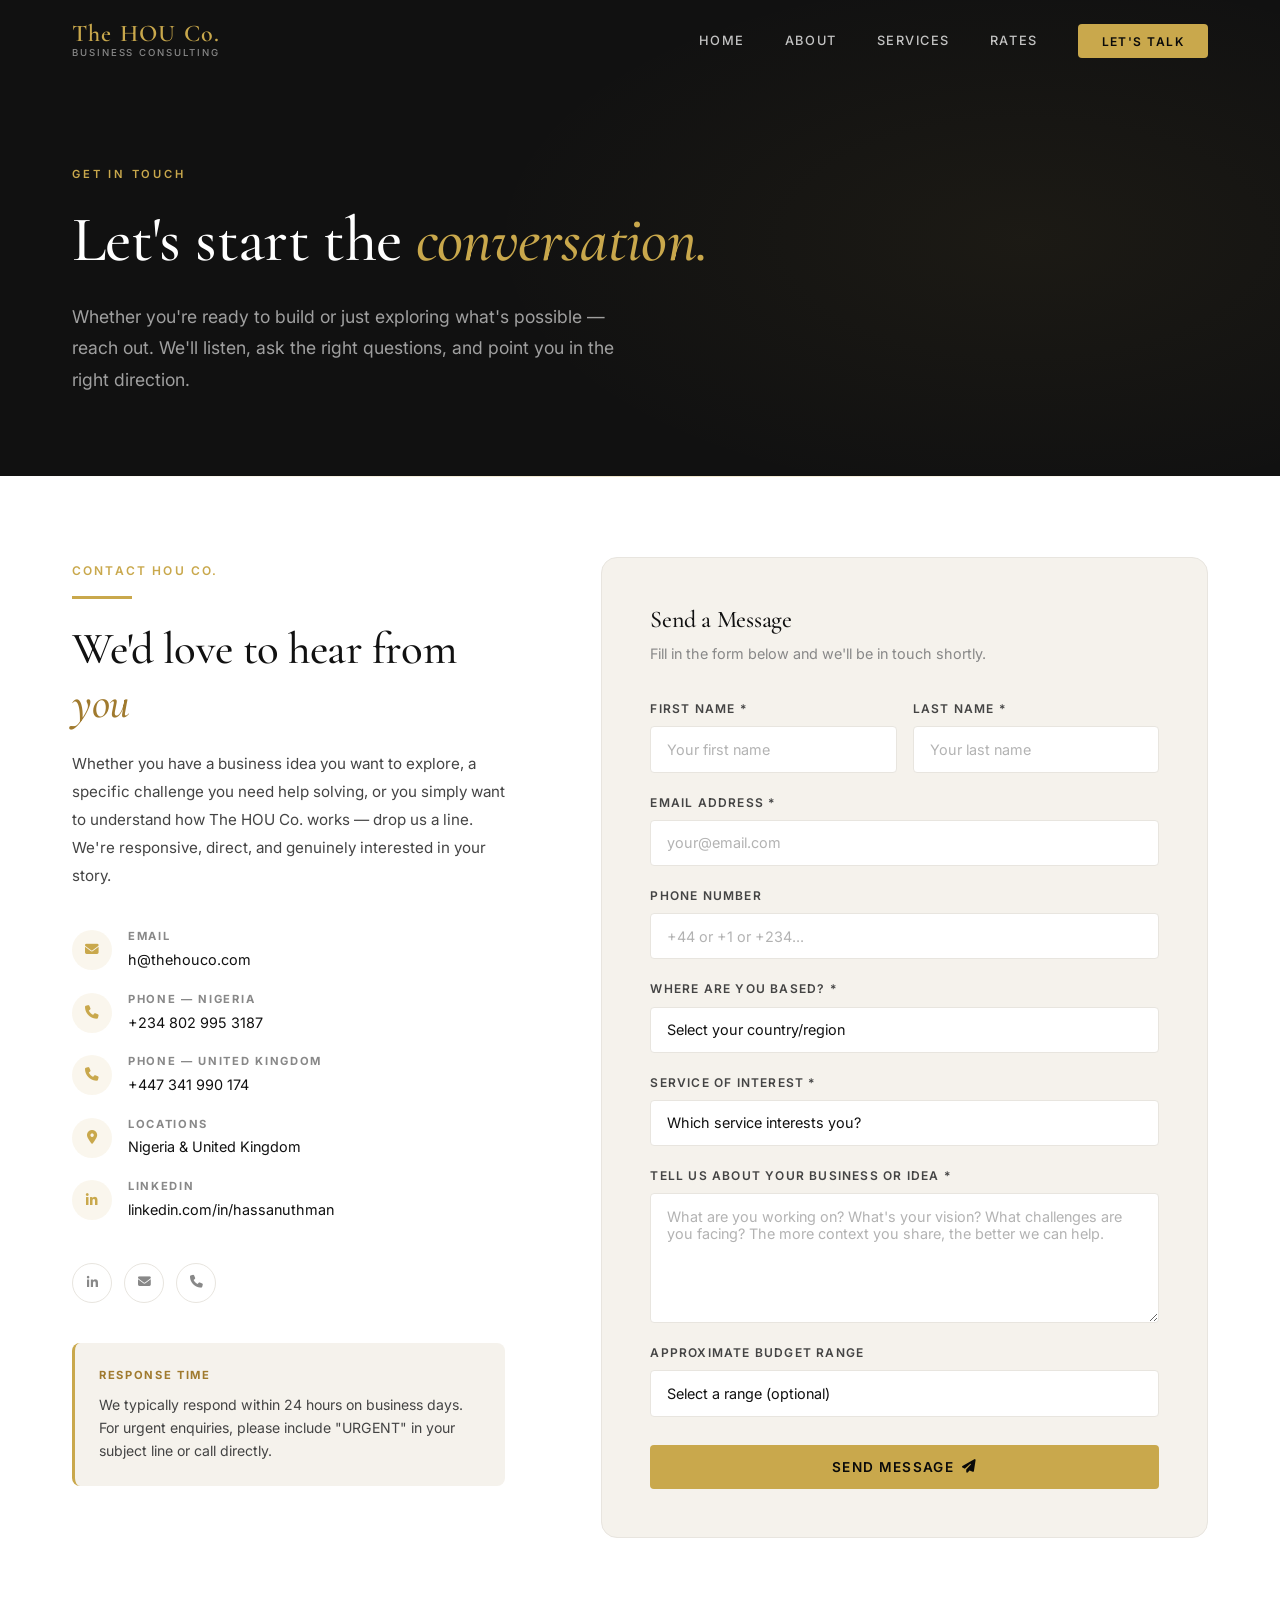
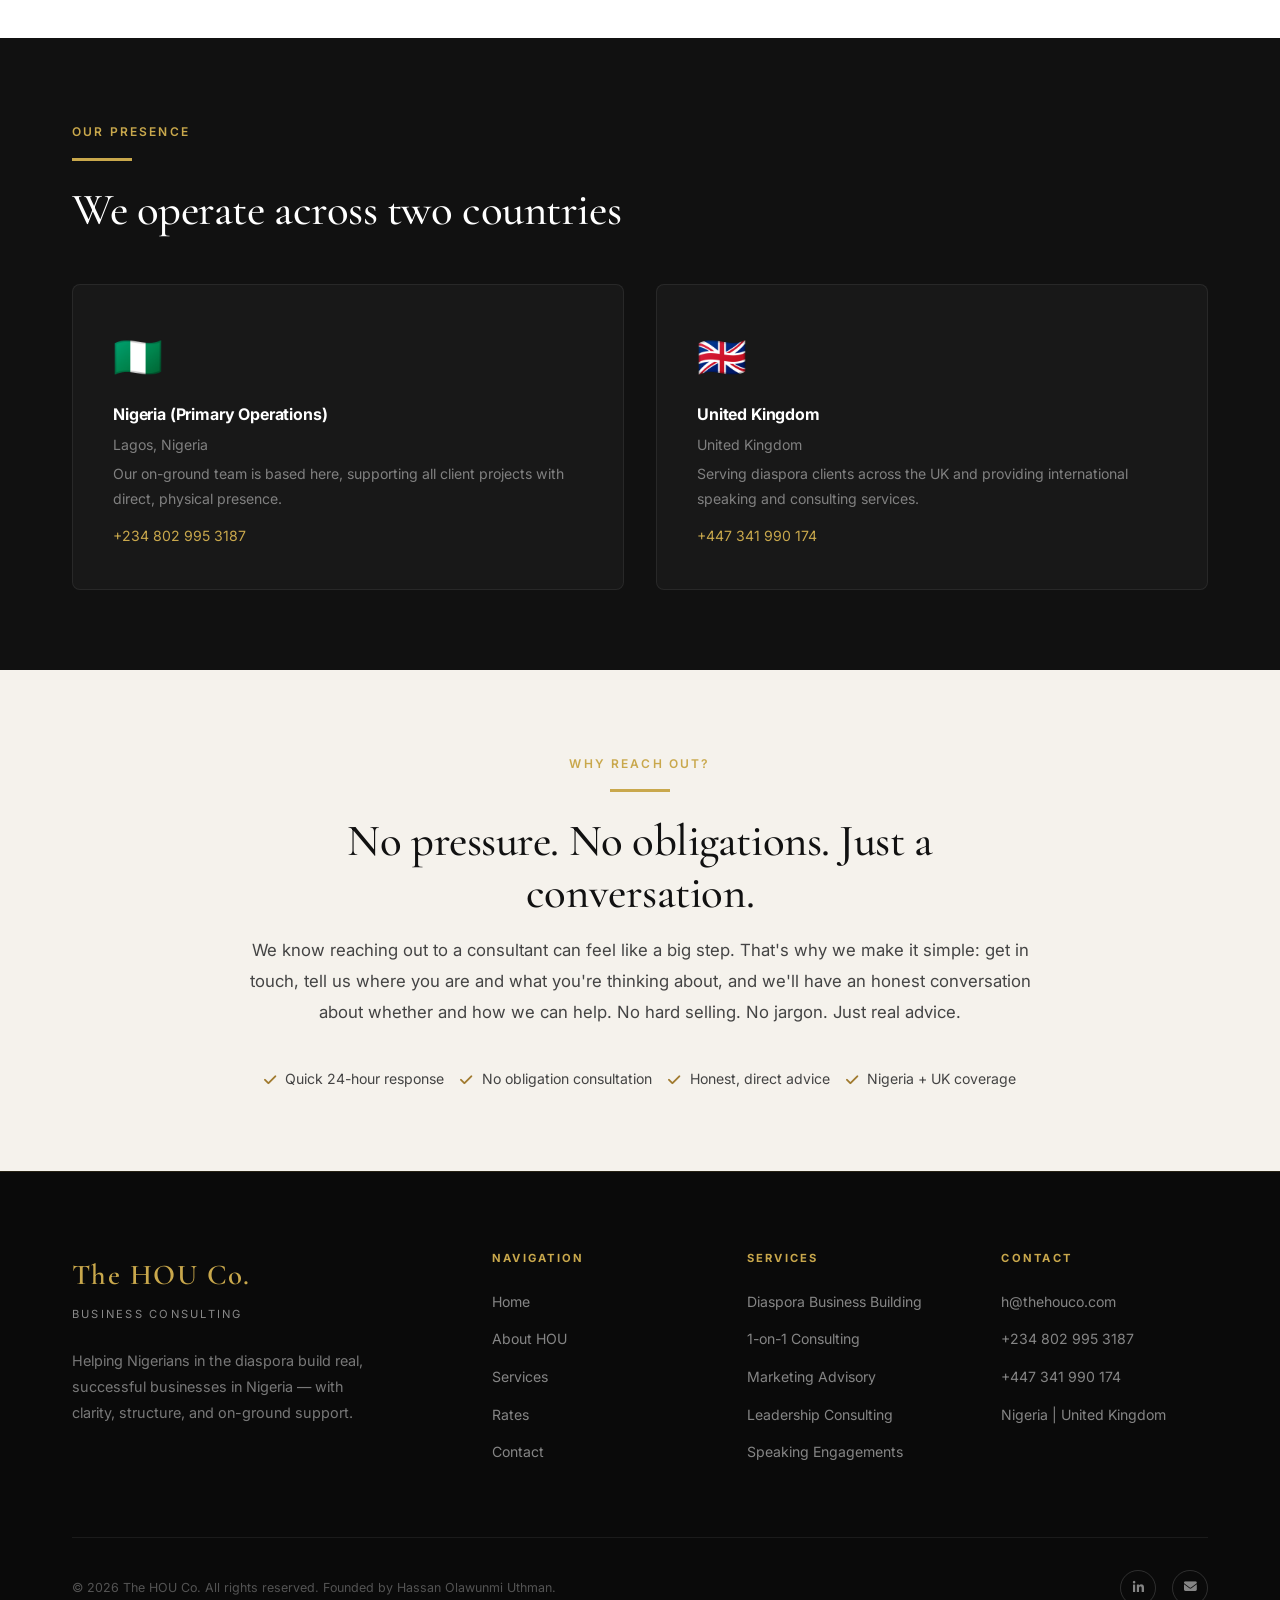
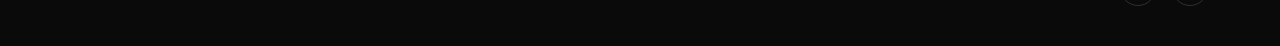
<file: contact.html>
<!DOCTYPE html>
<html lang="en">
<head>
  <meta charset="UTF-8" />
  <meta name="viewport" content="width=device-width, initial-scale=1.0" />
  <title>Contact — The HOU Co.</title>
  <meta name="description" content="Get in touch with The HOU Co. — reach Hassan Olawunmi Uthman and his team in Nigeria and the United Kingdom." />
  <link rel="preconnect" href="https://fonts.googleapis.com" />
  <link rel="preconnect" href="https://fonts.gstatic.com" crossorigin />
  <link href="https://fonts.googleapis.com/css2?family=Cormorant+Garamond:ital,wght@0,300;0,400;0,500;0,600;0,700;1,400;1,500&family=Inter:wght@300;400;500;600;700&display=swap" rel="stylesheet" />
  <link rel="stylesheet" href="https://cdn.jsdelivr.net/npm/@fortawesome/fontawesome-free@6.5.1/css/all.min.css" />
  <link rel="stylesheet" href="css/style.css" />
  <link rel="stylesheet" href="css/pages.css" />
</head>
<body>

  <!-- ══════════════ NAVBAR ══════════════ -->
  <nav class="navbar scrolled">
    <div class="navbar__inner">
      <a href="index.html" class="navbar__logo">
        <span class="navbar__logo-main">The HOU Co.</span>
        <span class="navbar__logo-sub">Business Consulting</span>
      </a>
      <ul class="navbar__menu">
        <li><a href="index.html">Home</a></li>
        <li><a href="about.html">About</a></li>
        <li><a href="services.html">Services</a></li>
        <li><a href="rates.html">Rates</a></li>
        <li><a href="contact.html" class="active navbar__cta">Let's Talk</a></li>
      </ul>
      <button class="navbar__hamburger" aria-label="Toggle menu">
        <span></span><span></span><span></span>
      </button>
    </div>
  </nav>

  <!-- Mobile Nav -->
  <nav class="mobile-nav">
    <a href="index.html">Home</a>
    <a href="about.html">About</a>
    <a href="services.html">Services</a>
    <a href="rates.html">Rates</a>
    <a href="contact.html" class="btn btn--gold">Let's Talk</a>
  </nav>

  <!-- ══════════════ PAGE HERO ══════════════ -->
  <section class="page-hero">
    <div class="container">
      <div class="page-hero__label">Get in Touch</div>
      <h1>Let's start the <em style="color: var(--gold); font-style: italic;">conversation.</em></h1>
      <p>Whether you're ready to build or just exploring what's possible — reach out. We'll listen, ask the right questions, and point you in the right direction.</p>
    </div>
  </section>

  <div class="gold-divider"></div>

  <!-- ══════════════ CONTACT SECTION ══════════════ -->
  <section class="contact-section">
    <div class="container">
      <div class="contact-grid">

        <!-- Contact Info -->
        <div class="contact-info reveal">
          <span class="eyebrow">Contact HOU Co.</span>
          <span class="gold-line"></span>
          <h2>We'd love to hear from <em>you</em></h2>
          <p>
            Whether you have a business idea you want to explore, a specific challenge 
            you need help solving, or you simply want to understand how The HOU Co. 
            works — drop us a line. We're responsive, direct, and genuinely interested 
            in your story.
          </p>

          <div class="contact-details">
            <div class="contact-detail">
              <div class="contact-detail__icon">
                <i class="fa-solid fa-envelope"></i>
              </div>
              <div class="contact-detail__text">
                <h5>Email</h5>
                <a href="mailto:h@thehouco.com">h@thehouco.com</a>
              </div>
            </div>
            <div class="contact-detail">
              <div class="contact-detail__icon">
                <i class="fa-solid fa-phone"></i>
              </div>
              <div class="contact-detail__text">
                <h5>Phone — Nigeria</h5>
                <a href="tel:+2348029953187">+234 802 995 3187</a>
              </div>
            </div>
            <div class="contact-detail">
              <div class="contact-detail__icon">
                <i class="fa-solid fa-phone"></i>
              </div>
              <div class="contact-detail__text">
                <h5>Phone — United Kingdom</h5>
                <a href="tel:+447341990174">+447 341 990 174</a>
              </div>
            </div>
            <div class="contact-detail">
              <div class="contact-detail__icon">
                <i class="fa-solid fa-location-dot"></i>
              </div>
              <div class="contact-detail__text">
                <h5>Locations</h5>
                <p>Nigeria &amp; United Kingdom</p>
              </div>
            </div>
            <div class="contact-detail">
              <div class="contact-detail__icon">
                <i class="fa-brands fa-linkedin-in"></i>
              </div>
              <div class="contact-detail__text">
                <h5>LinkedIn</h5>
                <a href="https://linkedin.com/in/hassanuthman" target="_blank">linkedin.com/in/hassanuthman</a>
              </div>
            </div>
          </div>

          <div class="contact-social">
            <a href="https://linkedin.com/in/hassanuthman" target="_blank" aria-label="LinkedIn">
              <i class="fa-brands fa-linkedin-in"></i>
            </a>
            <a href="mailto:h@thehouco.com" aria-label="Email">
              <i class="fa-solid fa-envelope"></i>
            </a>
            <a href="tel:+2348029953187" aria-label="Call Nigeria">
              <i class="fa-solid fa-phone"></i>
            </a>
          </div>

          <!-- Response time note -->
          <div style="margin-top: 2.5rem; padding: 1.5rem; background: var(--off-white); border-radius: 8px; border-left: 3px solid var(--gold);">
            <div style="font-size: 0.7rem; font-weight: 700; letter-spacing: 0.15em; text-transform: uppercase; color: var(--gold-dark); margin-bottom: 0.5rem;">Response Time</div>
            <p style="font-size: 0.88rem; margin: 0; line-height: 1.65; color: var(--grey-dark);">
              We typically respond within 24 hours on business days. For urgent enquiries, please include "URGENT" in your subject line or call directly.
            </p>
          </div>


        </div>

        <!-- Contact Form -->
        <div class="contact-form-wrap reveal reveal-delay-2">
          <h3>Send a Message</h3>
          <p>Fill in the form below and we'll be in touch shortly.</p>

          <form id="contact-form" novalidate>
            <div class="form-row">
              <div class="form-group">
                <label for="first-name">First Name *</label>
                <input type="text" id="first-name" name="first_name" placeholder="Your first name" required />
              </div>
              <div class="form-group">
                <label for="last-name">Last Name *</label>
                <input type="text" id="last-name" name="last_name" placeholder="Your last name" required />
              </div>
            </div>
            <div class="form-group">
              <label for="email">Email Address *</label>
              <input type="email" id="email" name="email" placeholder="your@email.com" required />
            </div>
            <div class="form-group">
              <label for="phone">Phone Number</label>
              <input type="tel" id="phone" name="phone" placeholder="+44 or +1 or +234..." />
            </div>
            <div class="form-group">
              <label for="location">Where are you based? *</label>
              <select id="location" name="location" required>
                <option value="" disabled selected>Select your country/region</option>
                <option value="uk">United Kingdom</option>
                <option value="us">United States</option>
                <option value="canada">Canada</option>
                <option value="europe">Europe</option>
                <option value="nigeria">Nigeria</option>
                <option value="other">Other</option>
              </select>
            </div>
            <div class="form-group">
              <label for="service">Service of Interest *</label>
              <select id="service" name="service" required>
                <option value="" disabled selected>Which service interests you?</option>
                <option value="diaspora">Diaspora Business Building</option>
                <option value="consulting">One on One Consulting</option>
                <option value="marketing">Marketing & Growth Advisory</option>
                <option value="leadership">Leadership & Culture Consulting</option>
                <option value="speaking">Speaking Engagement</option>
                <option value="unsure">Not sure yet — need guidance</option>
              </select>
            </div>
            <div class="form-group">
              <label for="message">Tell us about your business or idea *</label>
              <textarea id="message" name="message" placeholder="What are you working on? What's your vision? What challenges are you facing? The more context you share, the better we can help." required></textarea>
            </div>
            <div class="form-group">
              <label for="budget">Approximate Budget Range</label>
              <select id="budget" name="budget">
                <option value="" disabled selected>Select a range (optional)</option>
                <option value="under-500k">Under ₦500,000</option>
                <option value="500k-1m">₦500,000 – ₦1,000,000</option>
                <option value="1m-5m">₦1,000,000 – ₦5,000,000</option>
                <option value="5m+">₦5,000,000+</option>
                <option value="usd">Prefer to discuss in USD</option>
              </select>
            </div>
            <button type="submit" class="btn btn--gold form-submit">
              Send Message <i class="fa-solid fa-paper-plane"></i>
            </button>
          </form>

          <div class="form-success">
            <i class="fa-solid fa-circle-check"></i>
            <h4>Message Received!</h4>
            <p>Thank you for reaching out. Hassan's team will review your message and respond within 24 hours on business days.</p>
          </div>
        </div>

      </div>
    </div>
  </section>

  <!-- ══════════════ LOCATIONS ══════════════ -->
  <section class="contact-locations">
    <div class="container">
      <div class="reveal">
        <span class="eyebrow">Our Presence</span>
        <span class="gold-line"></span>
        <h2>We operate across two countries</h2>
      </div>
      <div class="locations-grid reveal">
        <div class="location-card">
          <span class="location-card__flag">🇳🇬</span>
          <h4>Nigeria (Primary Operations)</h4>
          <p>Lagos, Nigeria</p>
          <p style="margin: 0.25rem 0 0.75rem;">Our on-ground team is based here, supporting all client projects with direct, physical presence.</p>
          <a href="tel:+2348029953187">+234 802 995 3187</a>
        </div>
        <div class="location-card">
          <span class="location-card__flag">🇬🇧</span>
          <h4>United Kingdom</h4>
          <p>United Kingdom</p>
          <p style="margin: 0.25rem 0 0.75rem;">Serving diaspora clients across the UK and providing international speaking and consulting services.</p>
          <a href="tel:+447341990174">+447 341 990 174</a>
        </div>
      </div>
    </div>
  </section>

  <!-- ══════════════ REASSURANCE ══════════════ -->
  <section style="background: var(--off-white); padding: 80px 0;">
    <div class="container">
      <div style="max-width: 800px; margin: 0 auto; text-align: center;" class="reveal">
        <span class="eyebrow">Why Reach Out?</span>
        <span class="gold-line gold-line--center"></span>
        <h2>No pressure. No obligations. Just a conversation.</h2>
        <p style="font-size: 1.05rem; margin: 1rem 0 2.5rem; line-height: 1.85;">
          We know reaching out to a consultant can feel like a big step. That's why we 
          make it simple: get in touch, tell us where you are and what you're thinking 
          about, and we'll have an honest conversation about whether and how we can help. 
          No hard selling. No jargon. Just real advice.
        </p>
        <div style="display: flex; gap: 1rem; justify-content: center; flex-wrap: wrap;">
          <div style="display: flex; align-items: center; gap: 0.6rem; font-size: 0.88rem; color: var(--grey-dark);">
            <i class="fa-solid fa-check" style="color: var(--gold-dark);"></i>
            <span>Quick 24-hour response</span>
          </div>
          <div style="display: flex; align-items: center; gap: 0.6rem; font-size: 0.88rem; color: var(--grey-dark);">
            <i class="fa-solid fa-check" style="color: var(--gold-dark);"></i>
            <span>No obligation consultation</span>
          </div>
          <div style="display: flex; align-items: center; gap: 0.6rem; font-size: 0.88rem; color: var(--grey-dark);">
            <i class="fa-solid fa-check" style="color: var(--gold-dark);"></i>
            <span>Honest, direct advice</span>
          </div>
          <div style="display: flex; align-items: center; gap: 0.6rem; font-size: 0.88rem; color: var(--grey-dark);">
            <i class="fa-solid fa-check" style="color: var(--gold-dark);"></i>
            <span>Nigeria + UK coverage</span>
          </div>
        </div>
      </div>
    </div>
  </section>

  <!-- ══════════════ FOOTER ══════════════ -->
  <footer class="footer">
    <div class="container">
      <div class="footer__grid">
        <div class="footer__brand">
          <div class="footer__brand-name">The HOU Co.</div>
          <div class="footer__brand-tagline">Business Consulting</div>
          <p>Helping Nigerians in the diaspora build real, successful businesses in Nigeria — with clarity, structure, and on-ground support.</p>
        </div>
        <div class="footer__col">
          <h5>Navigation</h5>
          <ul>
            <li><a href="index.html">Home</a></li>
            <li><a href="about.html">About HOU</a></li>
            <li><a href="services.html">Services</a></li>
            <li><a href="rates.html">Rates</a></li>
            <li><a href="contact.html">Contact</a></li>
          </ul>
        </div>
        <div class="footer__col">
          <h5>Services</h5>
          <ul>
            <li><a href="services.html">Diaspora Business Building</a></li>
            <li><a href="services.html">1-on-1 Consulting</a></li>
            <li><a href="services.html">Marketing Advisory</a></li>
            <li><a href="services.html">Leadership Consulting</a></li>
            <li><a href="services.html">Speaking Engagements</a></li>
          </ul>
        </div>
        <div class="footer__col">
          <h5>Contact</h5>
          <ul>
            <li><span>h@thehouco.com</span></li>
            <li><span>+234 802 995 3187</span></li>
            <li><span>+447 341 990 174</span></li>
            <li><span>Nigeria | United Kingdom</span></li>
          </ul>
        </div>
      </div>
      <div class="footer__bottom">
        <p>© 2026 The HOU Co. All rights reserved. Founded by Hassan Olawunmi Uthman.</p>
        <div class="footer__social">
          <a href="https://linkedin.com/in/hassanuthman" target="_blank" aria-label="LinkedIn">
            <i class="fa-brands fa-linkedin-in"></i>
          </a>
          <a href="mailto:h@thehouco.com" aria-label="Email">
            <i class="fa-solid fa-envelope"></i>
          </a>
        </div>
      </div>
    </div>
  </footer>

  <script src="js/main.js"></script>
</body>
</html>
</file>
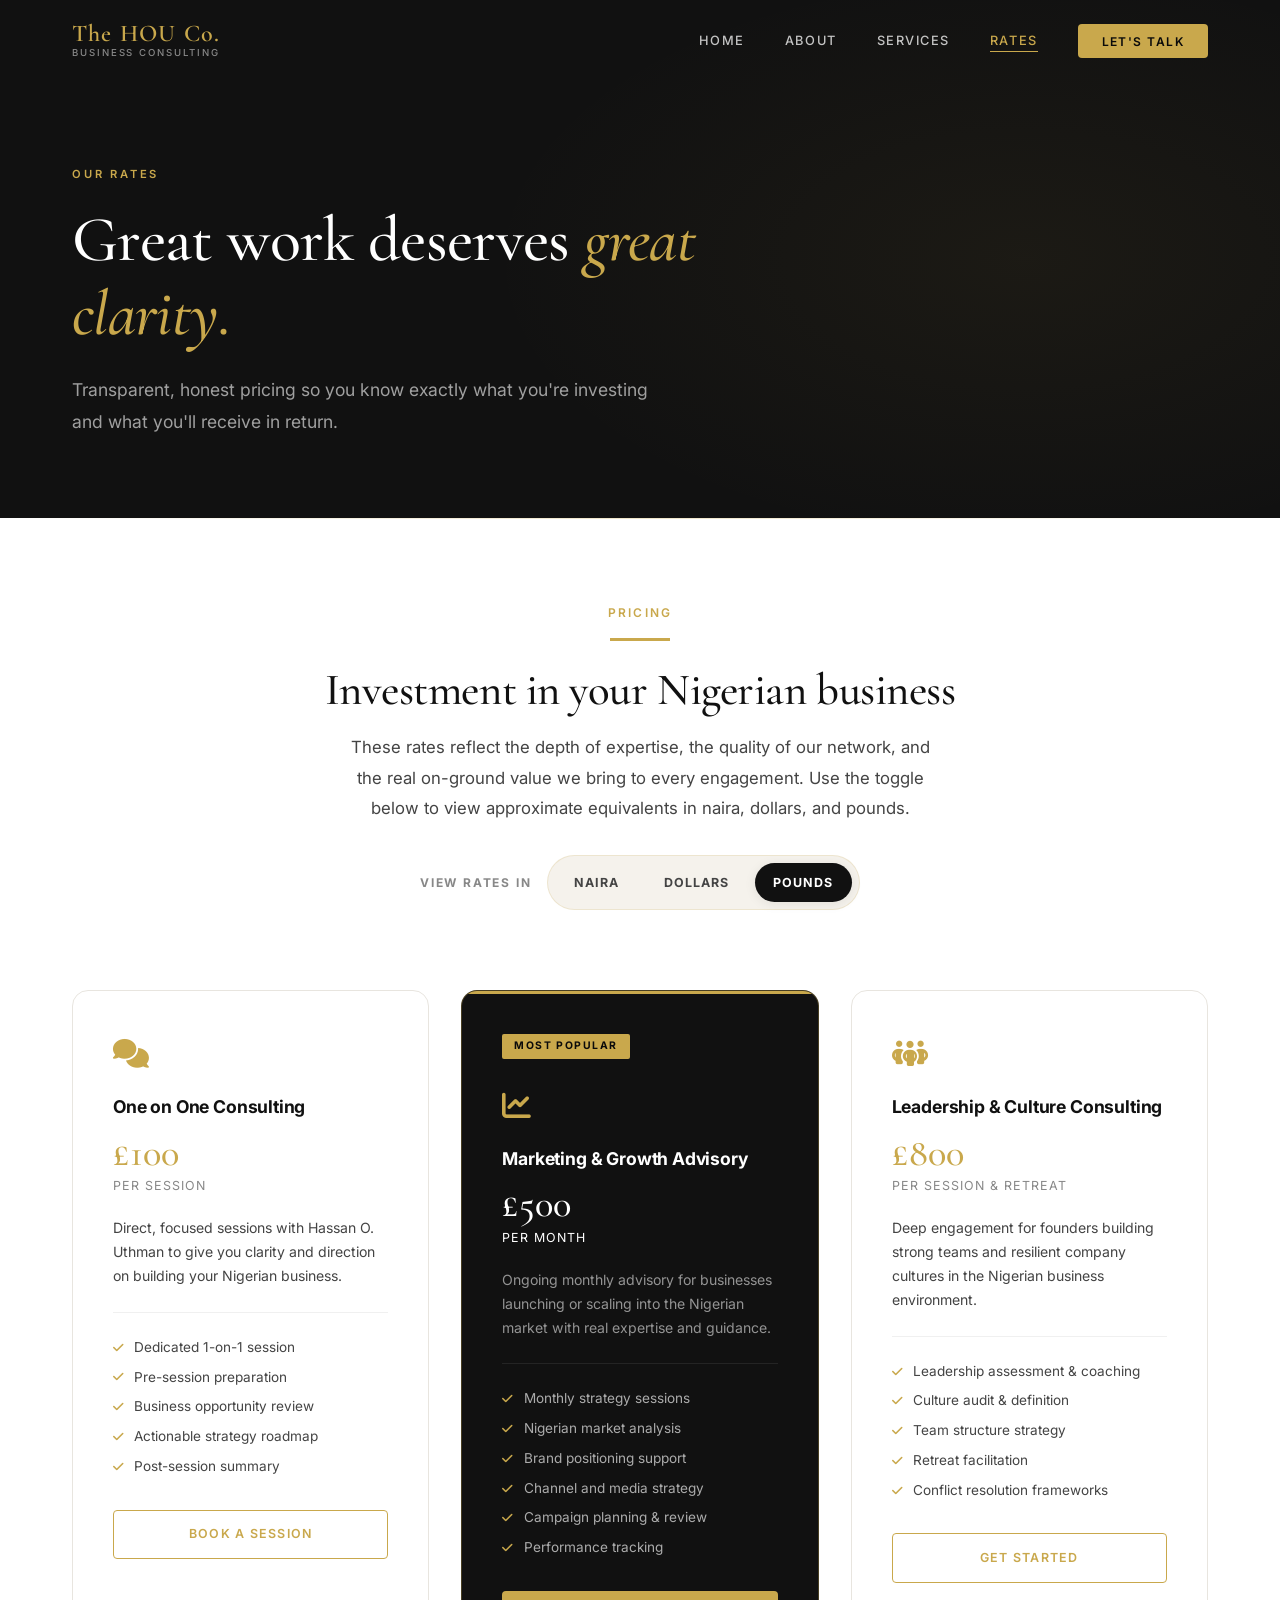
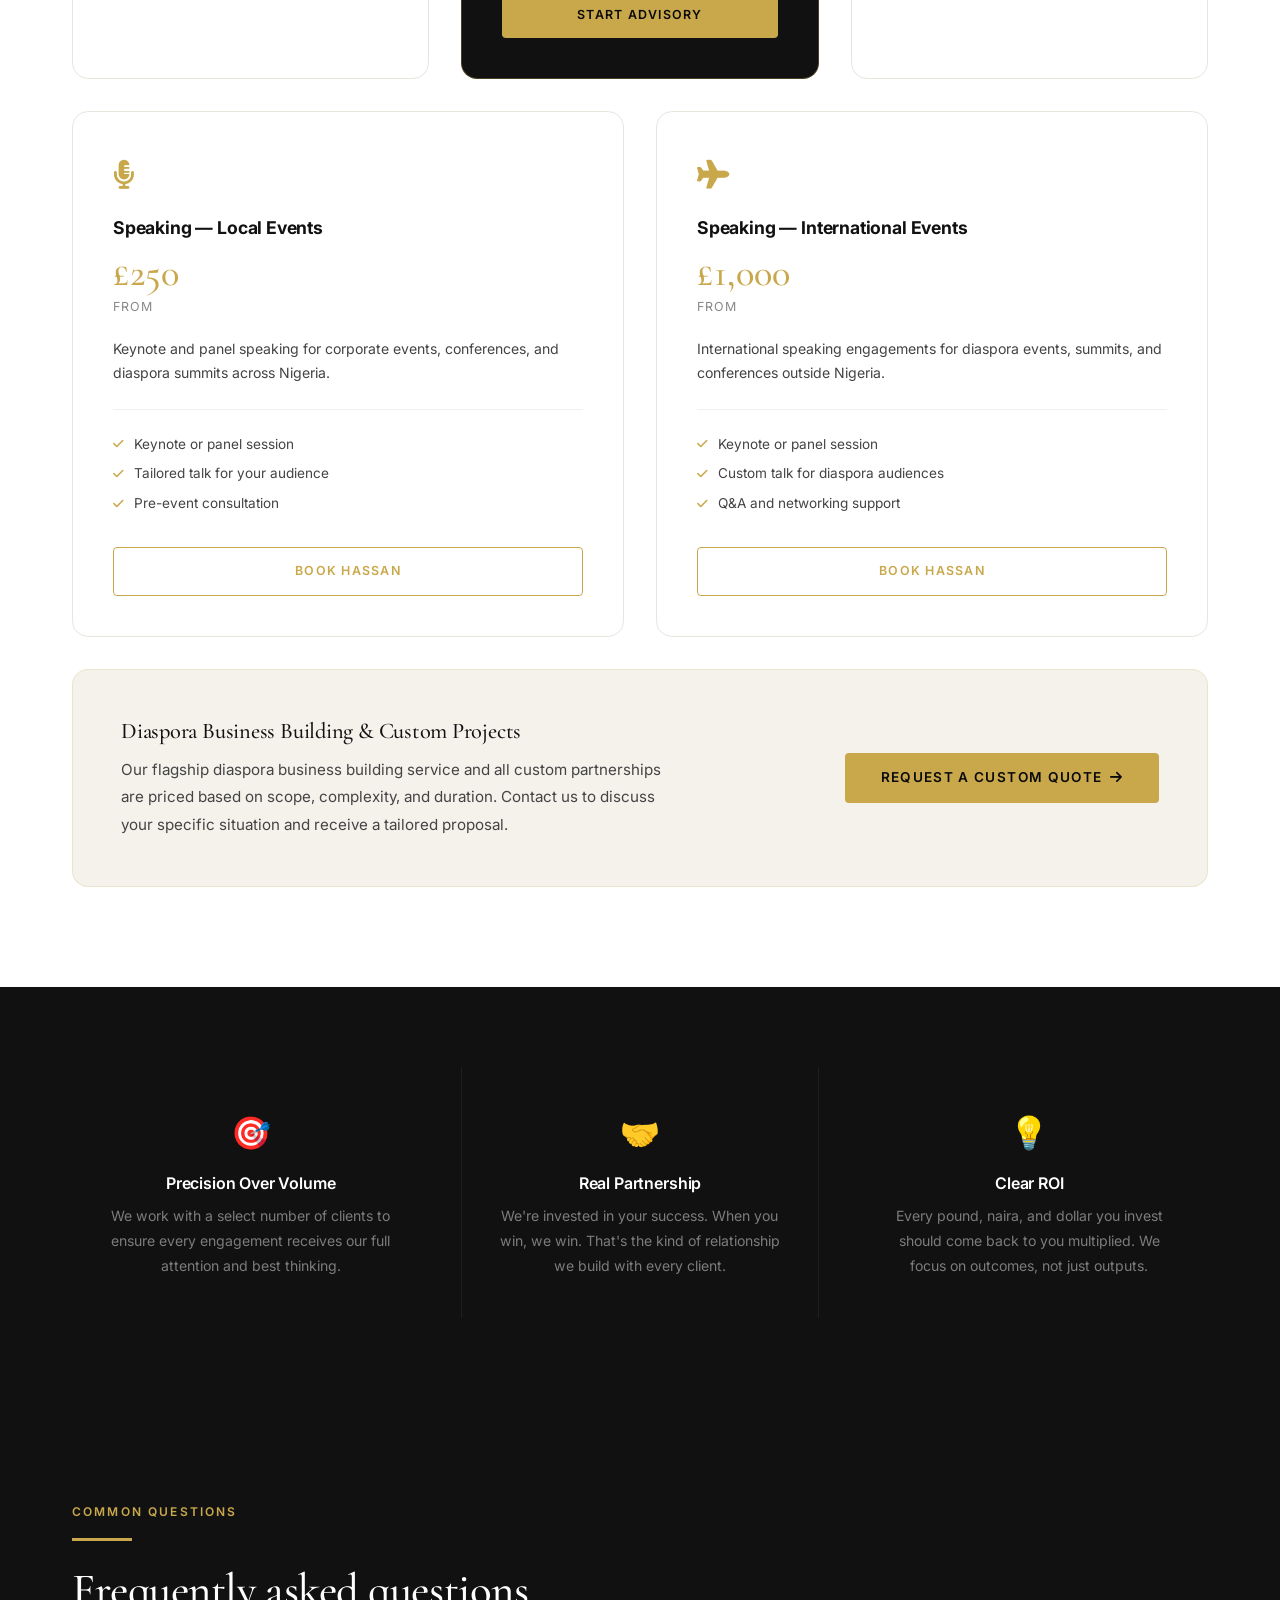
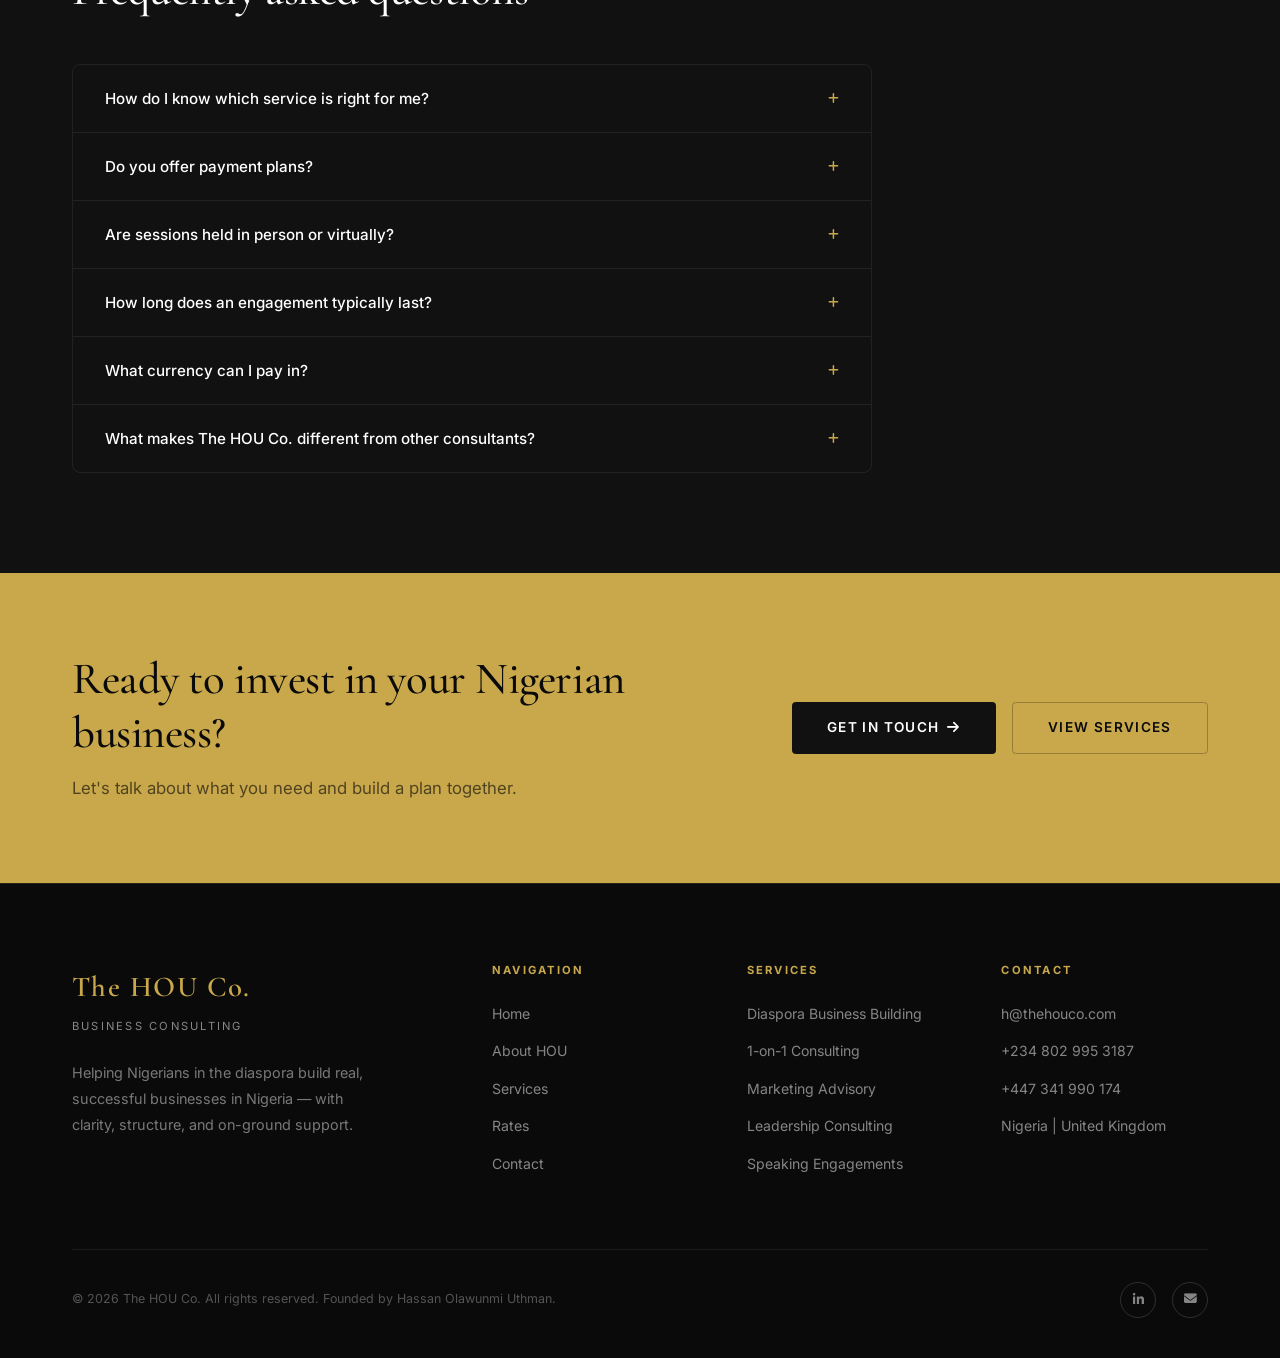
<file: rates.html>
<!DOCTYPE html>
<html lang="en">
<head>
  <meta charset="UTF-8" />
  <meta name="viewport" content="width=device-width, initial-scale=1.0" />
  <title>Rates — The HOU Co.</title>
  <meta name="description" content="Transparent pricing for all The HOU Co. services — consulting, marketing, leadership, and speaking engagements." />
  <link rel="preconnect" href="https://fonts.googleapis.com" />
  <link rel="preconnect" href="https://fonts.gstatic.com" crossorigin />
  <link href="https://fonts.googleapis.com/css2?family=Cormorant+Garamond:ital,wght@0,300;0,400;0,500;0,600;0,700;1,400;1,500&family=Inter:wght@300;400;500;600;700&display=swap" rel="stylesheet" />
  <link rel="stylesheet" href="https://cdn.jsdelivr.net/npm/@fortawesome/fontawesome-free@6.5.1/css/all.min.css" />
  <link rel="stylesheet" href="css/style.css" />
  <link rel="stylesheet" href="css/pages.css" />
</head>
<body>

  <!-- ══════════════ NAVBAR ══════════════ -->
  <nav class="navbar scrolled">
    <div class="navbar__inner">
      <a href="index.html" class="navbar__logo">
        <span class="navbar__logo-main">The HOU Co.</span>
        <span class="navbar__logo-sub">Business Consulting</span>
      </a>
      <ul class="navbar__menu">
        <li><a href="index.html">Home</a></li>
        <li><a href="about.html">About</a></li>
        <li><a href="services.html">Services</a></li>
        <li><a href="rates.html" class="active">Rates</a></li>
        <li><a href="contact.html" class="navbar__cta">Let's Talk</a></li>
      </ul>
      <button class="navbar__hamburger" aria-label="Toggle menu">
        <span></span><span></span><span></span>
      </button>
    </div>
  </nav>

  <!-- Mobile Nav -->
  <nav class="mobile-nav">
    <a href="index.html">Home</a>
    <a href="about.html">About</a>
    <a href="services.html">Services</a>
    <a href="rates.html">Rates</a>
    <a href="contact.html" class="btn btn--gold">Let's Talk</a>
  </nav>

  <!-- ══════════════ PAGE HERO ══════════════ -->
  <section class="page-hero">
    <div class="container">
      <div class="page-hero__label">Our Rates</div>
      <h1>Great work deserves <em style="color: var(--gold); font-style: italic;">great clarity.</em></h1>
      <p>Transparent, honest pricing so you know exactly what you're investing and what you'll receive in return.</p>
    </div>
  </section>

  <div class="gold-divider"></div>

  <!-- ══════════════ RATES INTRO ══════════════ -->
  <section class="rates-intro">
    <div class="container">
      <div class="reveal">
        <span class="eyebrow">Pricing</span>
        <span class="gold-line gold-line--center"></span>
        <h2>Investment in your Nigerian business</h2>
        <p>These rates reflect the depth of expertise, the quality of our network, and the real on-ground value we bring to every engagement. Use the toggle below to view approximate equivalents in naira, dollars, and pounds.</p>
      </div>
      <div class="currency-switch reveal reveal-delay-1" aria-label="Currency selector">
        <span class="currency-switch__label">View rates in</span>
        <div class="currency-switch__buttons" role="tablist" aria-label="Choose currency">
          <button type="button" class="currency-toggle" data-currency="ngn" aria-pressed="false">Naira</button>
          <button type="button" class="currency-toggle" data-currency="usd" aria-pressed="false">Dollars</button>
          <button type="button" class="currency-toggle active" data-currency="gbp" aria-pressed="true">Pounds</button>
        </div>
      </div>
    </div>
  </section>

  <!-- ══════════════ RATES GRID ══════════════ -->
  <section class="rates-section">
    <div class="container">
      <div class="rates-grid">

        <!-- Card 1: 1-on-1 Consulting -->
        <div class="rate-card reveal">
          <div class="rate-card__icon"><i class="fa-solid fa-comments"></i></div>
          <h3>One on One Consulting</h3>
          <span class="rate-price" data-base-gbp="100">£100</span>
          <span class="rate-unit">per session</span>
          <p>Direct, focused sessions with Hassan O. Uthman to give you clarity and direction on building your Nigerian business.</p>
          <ul class="rate-includes">
            <li><i class="fa-solid fa-check"></i> Dedicated 1-on-1 session</li>
            <li><i class="fa-solid fa-check"></i> Pre-session preparation</li>
            <li><i class="fa-solid fa-check"></i> Business opportunity review</li>
            <li><i class="fa-solid fa-check"></i> Actionable strategy roadmap</li>
            <li><i class="fa-solid fa-check"></i> Post-session summary</li>
          </ul>
          <a href="contact.html" class="rate-cta">Book a Session</a>
        </div>

        <!-- Card 2: Marketing Advisory (Featured) -->
        <div class="rate-card rate-card--featured reveal reveal-delay-1">
          <div class="rate-badge">Most Popular</div>
          <div class="rate-card__icon"><i class="fa-solid fa-chart-line"></i></div>
          <h3>Marketing & Growth Advisory</h3>
          <span class="rate-price" data-base-gbp="500">£500</span>
          <span class="rate-unit">per month</span>
          <p>Ongoing monthly advisory for businesses launching or scaling into the Nigerian market with real expertise and guidance.</p>
          <ul class="rate-includes">
            <li><i class="fa-solid fa-check"></i> Monthly strategy sessions</li>
            <li><i class="fa-solid fa-check"></i> Nigerian market analysis</li>
            <li><i class="fa-solid fa-check"></i> Brand positioning support</li>
            <li><i class="fa-solid fa-check"></i> Channel and media strategy</li>
            <li><i class="fa-solid fa-check"></i> Campaign planning & review</li>
            <li><i class="fa-solid fa-check"></i> Performance tracking</li>
          </ul>
          <a href="contact.html" class="rate-cta">Start Advisory</a>
        </div>

        <!-- Card 3: Leadership & Culture -->
        <div class="rate-card reveal reveal-delay-2">
          <div class="rate-card__icon"><i class="fa-solid fa-people-group"></i></div>
          <h3>Leadership & Culture Consulting</h3>
          <span class="rate-price" data-base-gbp="800">£800</span>
          <span class="rate-unit">per session &amp; retreat</span>
          <p>Deep engagement for founders building strong teams and resilient company cultures in the Nigerian business environment.</p>
          <ul class="rate-includes">
            <li><i class="fa-solid fa-check"></i> Leadership assessment & coaching</li>
            <li><i class="fa-solid fa-check"></i> Culture audit & definition</li>
            <li><i class="fa-solid fa-check"></i> Team structure strategy</li>
            <li><i class="fa-solid fa-check"></i> Retreat facilitation</li>
            <li><i class="fa-solid fa-check"></i> Conflict resolution frameworks</li>
          </ul>
          <a href="contact.html" class="rate-cta">Get Started</a>
        </div>

      </div>

      <!-- Speaking Row -->
      <div class="rates-speaking-row">
        <div class="rate-card reveal">
          <div class="rate-card__icon"><i class="fa-solid fa-microphone-lines"></i></div>
          <h3>Speaking — Local Events</h3>
          <span class="rate-price" data-base-gbp="250">£250</span>
          <span class="rate-unit">from</span>
          <p>Keynote and panel speaking for corporate events, conferences, and diaspora summits across Nigeria.</p>
          <ul class="rate-includes">
            <li><i class="fa-solid fa-check"></i> Keynote or panel session</li>
            <li><i class="fa-solid fa-check"></i> Tailored talk for your audience</li>
            <li><i class="fa-solid fa-check"></i> Pre-event consultation</li>
          </ul>
          <a href="contact.html" class="rate-cta">Book Hassan</a>
        </div>

        <div class="rate-card reveal reveal-delay-1">
          <div class="rate-card__icon"><i class="fa-solid fa-plane"></i></div>
          <h3>Speaking — International Events</h3>
          <span class="rate-price" data-base-gbp="1000">£1000</span>
          <span class="rate-unit">from</span>
          <p>International speaking engagements for diaspora events, summits, and conferences outside Nigeria.</p>
          <ul class="rate-includes">
            <li><i class="fa-solid fa-check"></i> Keynote or panel session</li>
            <li><i class="fa-solid fa-check"></i> Custom talk for diaspora audiences</li>
            <li><i class="fa-solid fa-check"></i> Q&A and networking support</li>
          </ul>
          <a href="contact.html" class="rate-cta">Book Hassan</a>
        </div>
      </div>

      <!-- Custom / Diaspora Business Building -->
      <div class="rate-custom reveal">
        <div class="rate-custom__left">
          <h3>Diaspora Business Building & Custom Projects</h3>
          <p>
            Our flagship diaspora business building service and all custom partnerships are 
            priced based on scope, complexity, and duration. Contact us to discuss your 
            specific situation and receive a tailored proposal.
          </p>
        </div>
        <div class="rate-custom__right">
          <a href="contact.html" class="btn btn--gold">Request a Custom Quote <i class="fa-solid fa-arrow-right"></i></a>
        </div>
      </div>

    </div>
  </section>

  <!-- ══════════════ VALUE PROP ══════════════ -->
  <section style="background: var(--dark); padding: 80px 0;">
    <div class="container">
      <div style="display: grid; grid-template-columns: repeat(3, 1fr); gap: 2rem;" class="reveal">
        <div style="text-align: center; padding: 2.5rem 2rem;">
          <div style="font-size: 2rem; margin-bottom: 1rem;">🎯</div>
          <h4 style="color: var(--white); font-size: 1rem; margin-bottom: 0.75rem;">Precision Over Volume</h4>
          <p style="font-size: 0.88rem; color: rgba(255,255,255,0.45); line-height: 1.75;">We work with a select number of clients to ensure every engagement receives our full attention and best thinking.</p>
        </div>
        <div style="text-align: center; padding: 2.5rem 2rem; border-left: 1px solid rgba(255,255,255,0.06); border-right: 1px solid rgba(255,255,255,0.06);">
          <div style="font-size: 2rem; margin-bottom: 1rem;">🤝</div>
          <h4 style="color: var(--white); font-size: 1rem; margin-bottom: 0.75rem;">Real Partnership</h4>
          <p style="font-size: 0.88rem; color: rgba(255,255,255,0.45); line-height: 1.75;">We're invested in your success. When you win, we win. That's the kind of relationship we build with every client.</p>
        </div>
        <div style="text-align: center; padding: 2.5rem 2rem;">
          <div style="font-size: 2rem; margin-bottom: 1rem;">💡</div>
          <h4 style="color: var(--white); font-size: 1rem; margin-bottom: 0.75rem;">Clear ROI</h4>
          <p style="font-size: 0.88rem; color: rgba(255,255,255,0.45); line-height: 1.75;">Every pound, naira, and dollar you invest should come back to you multiplied. We focus on outcomes, not just outputs.</p>
        </div>
      </div>
    </div>
  </section>

  <!-- ══════════════ FAQ ══════════════ -->
  <section class="rates-faq">
    <div class="container">
      <div class="reveal">
        <span class="eyebrow">Common Questions</span>
        <span class="gold-line"></span>
        <h2>Frequently asked questions</h2>
      </div>
      <div class="faq-list">
        <div class="faq-item">
          <button class="faq-question">
            How do I know which service is right for me?
            <i class="fa-solid fa-plus"></i>
          </button>
          <div class="faq-answer">
            <p>Start by reaching out through our contact page. We'll have a brief discovery conversation to understand your situation, goals, and challenges — then we'll recommend the most appropriate service or combination of services for your needs.</p>
          </div>
        </div>
        <div class="faq-item">
          <button class="faq-question">
            Do you offer payment plans?
            <i class="fa-solid fa-plus"></i>
          </button>
          <div class="faq-answer">
            <p>For multi-session or retainer engagements, we can discuss payment structures that work for both parties. All arrangements are agreed upon upfront before any work begins.</p>
          </div>
        </div>
        <div class="faq-item">
          <button class="faq-question">
            Are sessions held in person or virtually?
            <i class="fa-solid fa-plus"></i>
          </button>
          <div class="faq-answer">
            <p>Both options are available. We serve diaspora clients internationally via video call, and also meet in person in Lagos or London for clients who prefer or require it. Our on-ground support in Nigeria operates physically regardless of where you are.</p>
          </div>
        </div>
        <div class="faq-item">
          <button class="faq-question">
            How long does an engagement typically last?
            <i class="fa-solid fa-plus"></i>
          </button>
          <div class="faq-answer">
            <p>One-on-one consulting sessions are typically 90–120 minutes. Advisory retainers run monthly. Leadership and culture engagements vary depending on scope. Diaspora Business Building projects are typically scoped for 3–12 months. We'll always be clear on timeline at the outset.</p>
          </div>
        </div>
        <div class="faq-item">
          <button class="faq-question">
            What currency can I pay in?
            <i class="fa-solid fa-plus"></i>
          </button>
          <div class="faq-answer">
            <p>We accept payment in Nigerian Naira (NGN), British Pounds (GBP), and US Dollars (USD). The rates page lets you toggle between all three for quick comparison, and we'll confirm your final billing currency during the engagement setup process.</p>
          </div>
        </div>
        <div class="faq-item">
          <button class="faq-question">
            What makes The HOU Co. different from other consultants?
            <i class="fa-solid fa-plus"></i>
          </button>
          <div class="faq-answer">
            <p>We exist specifically for Nigerians in the diaspora. We don't just give advice — we provide on-ground execution support, bring a deep network of trusted Nigerian operators and specialists, and work from 14+ years of real experience building in Nigeria's most dynamic sectors. We understand the culture, the climate, and the landmines.</p>
          </div>
        </div>
      </div>
    </div>
  </section>

  <!-- ══════════════ CTA ══════════════ -->
  <section style="background: var(--gold); padding: 80px 0;">
    <div class="container">
      <div style="display: flex; align-items: center; justify-content: space-between; gap: 3rem; flex-wrap: wrap;" class="reveal">
        <div>
          <h2 style="color: var(--black); max-width: 560px; line-height: 1.2;">Ready to invest in your Nigerian business?</h2>
          <p style="color: rgba(0,0,0,0.6); margin-top: 0.75rem; font-size: 1.05rem;">Let's talk about what you need and build a plan together.</p>
        </div>
        <div style="display: flex; gap: 1rem; flex-shrink: 0; flex-wrap: wrap;">
          <a href="contact.html" class="btn btn--dark">Get in Touch <i class="fa-solid fa-arrow-right"></i></a>
          <a href="services.html" class="btn btn--outline-white" style="border-color: rgba(0,0,0,0.25); color: var(--black);">View Services</a>
        </div>
      </div>
    </div>
  </section>

  <!-- ══════════════ FOOTER ══════════════ -->
  <footer class="footer">
    <div class="container">
      <div class="footer__grid">
        <div class="footer__brand">
          <div class="footer__brand-name">The HOU Co.</div>
          <div class="footer__brand-tagline">Business Consulting</div>
          <p>Helping Nigerians in the diaspora build real, successful businesses in Nigeria — with clarity, structure, and on-ground support.</p>
        </div>
        <div class="footer__col">
          <h5>Navigation</h5>
          <ul>
            <li><a href="index.html">Home</a></li>
            <li><a href="about.html">About HOU</a></li>
            <li><a href="services.html">Services</a></li>
            <li><a href="rates.html">Rates</a></li>
            <li><a href="contact.html">Contact</a></li>
          </ul>
        </div>
        <div class="footer__col">
          <h5>Services</h5>
          <ul>
            <li><a href="services.html">Diaspora Business Building</a></li>
            <li><a href="services.html">1-on-1 Consulting</a></li>
            <li><a href="services.html">Marketing Advisory</a></li>
            <li><a href="services.html">Leadership Consulting</a></li>
            <li><a href="services.html">Speaking Engagements</a></li>
          </ul>
        </div>
        <div class="footer__col">
          <h5>Contact</h5>
          <ul>
            <li><span>h@thehouco.com</span></li>
            <li><span>+234 802 995 3187</span></li>
            <li><span>+447 341 990 174</span></li>
            <li><span>Nigeria | United Kingdom</span></li>
          </ul>
        </div>
      </div>
      <div class="footer__bottom">
        <p>© 2026 The HOU Co. All rights reserved. Founded by Hassan Olawunmi Uthman.</p>
        <div class="footer__social">
          <a href="https://linkedin.com/in/hassanuthman" target="_blank" aria-label="LinkedIn">
            <i class="fa-brands fa-linkedin-in"></i>
          </a>
          <a href="mailto:h@thehouco.com" aria-label="Email">
            <i class="fa-solid fa-envelope"></i>
          </a>
        </div>
      </div>
    </div>
  </footer>

  <script src="js/main.js"></script>
</body>
</html>
</file>
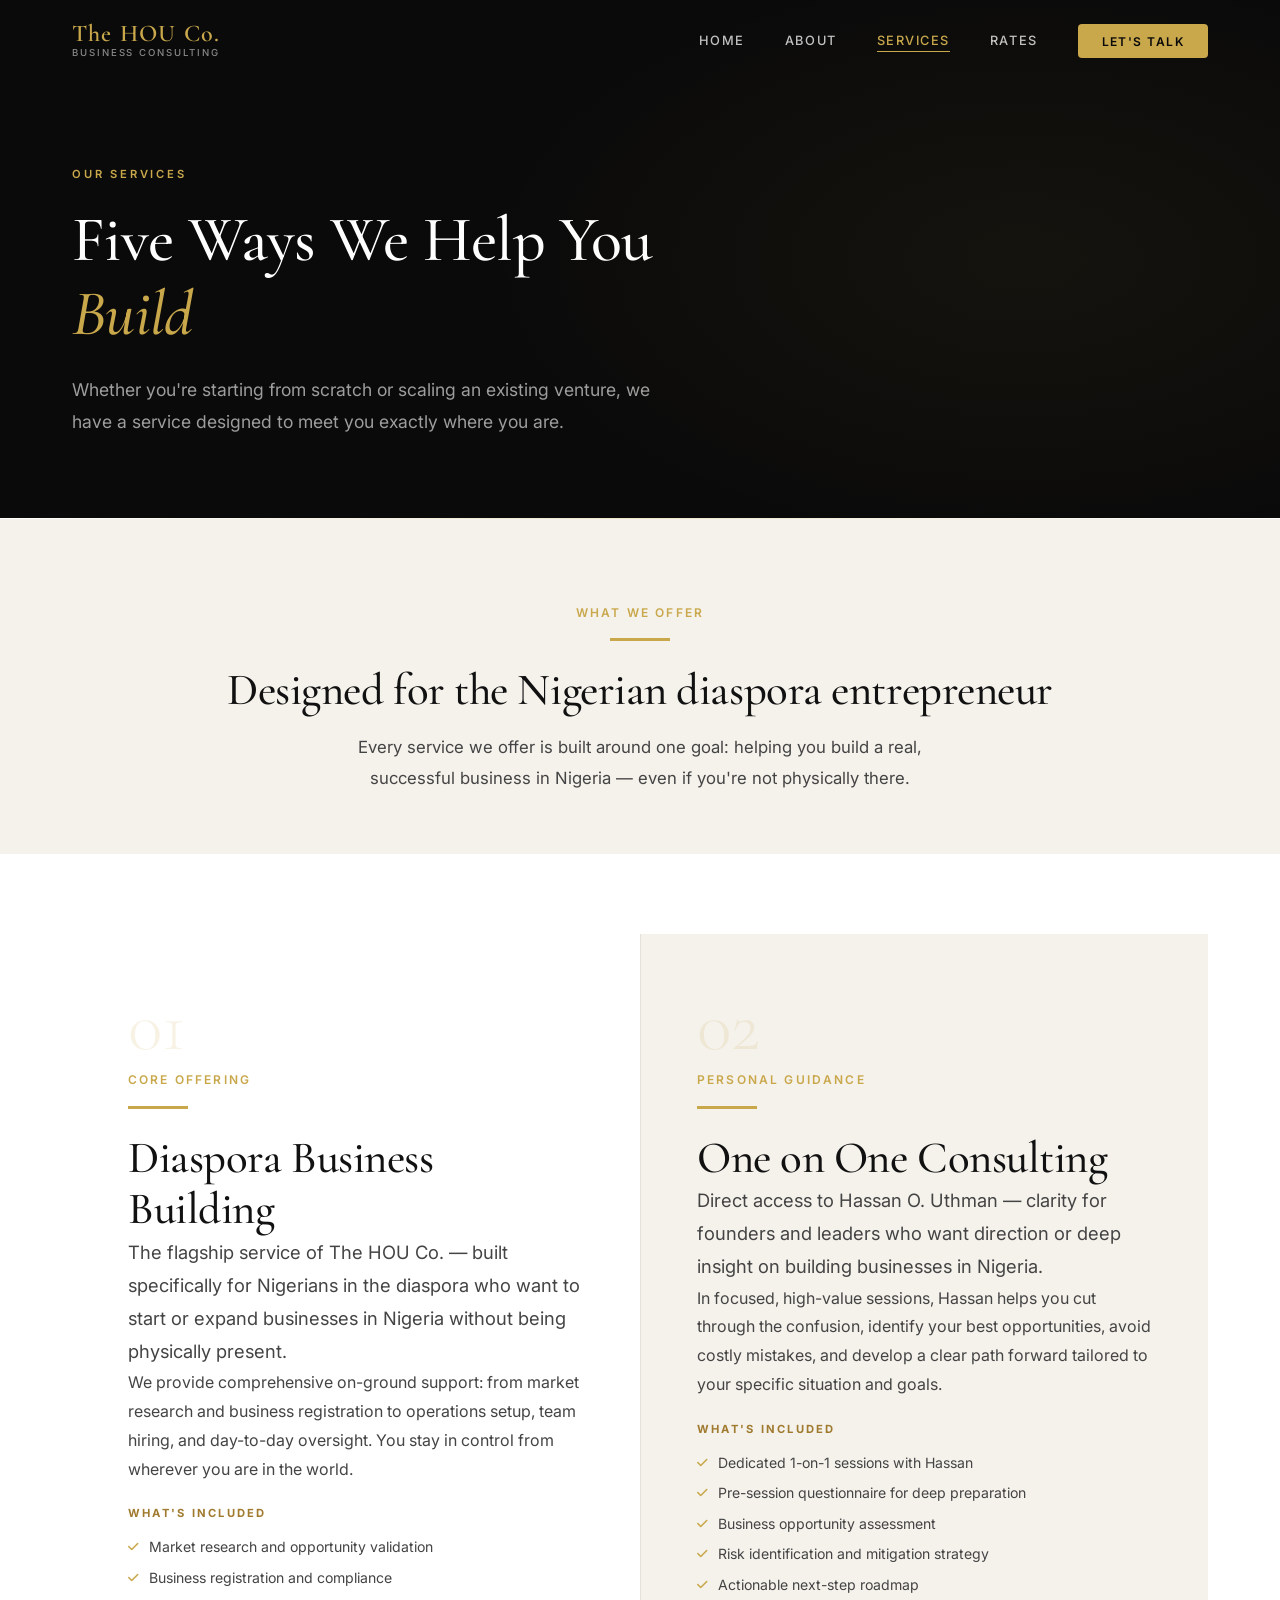
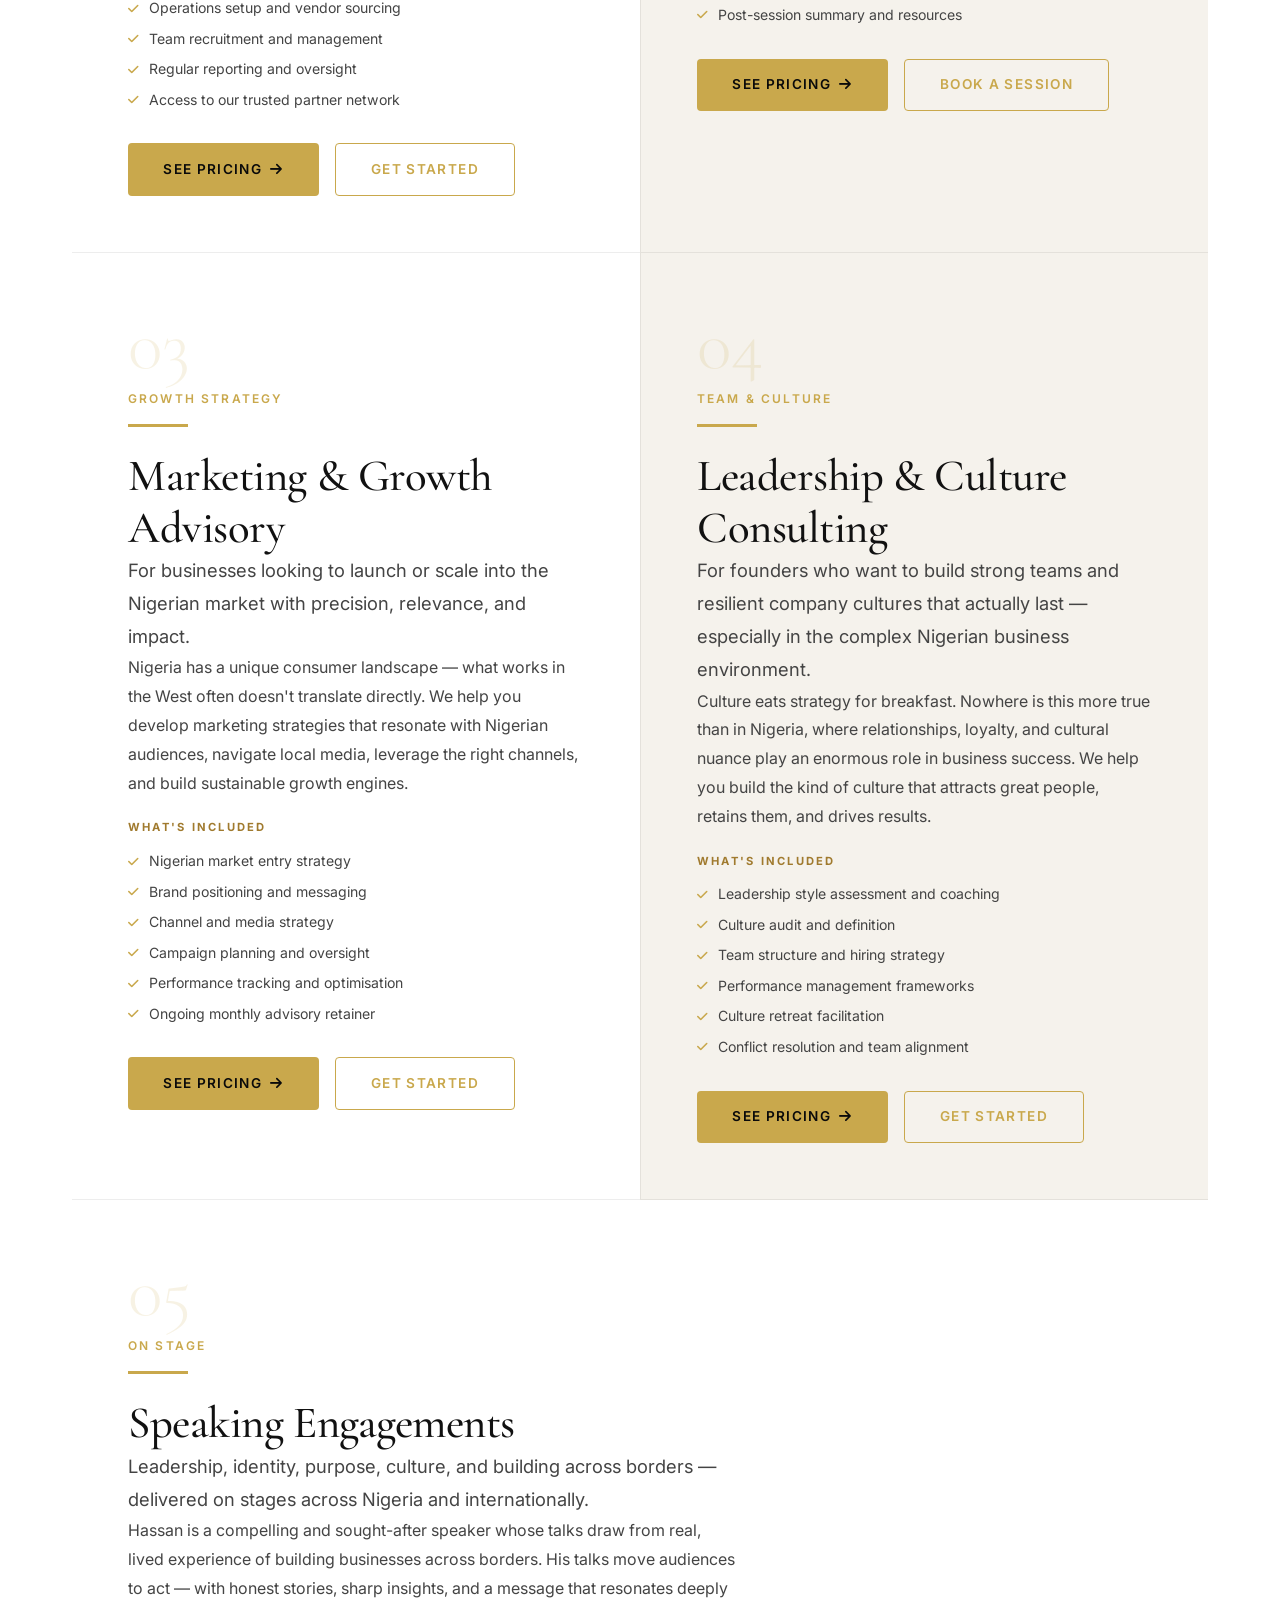
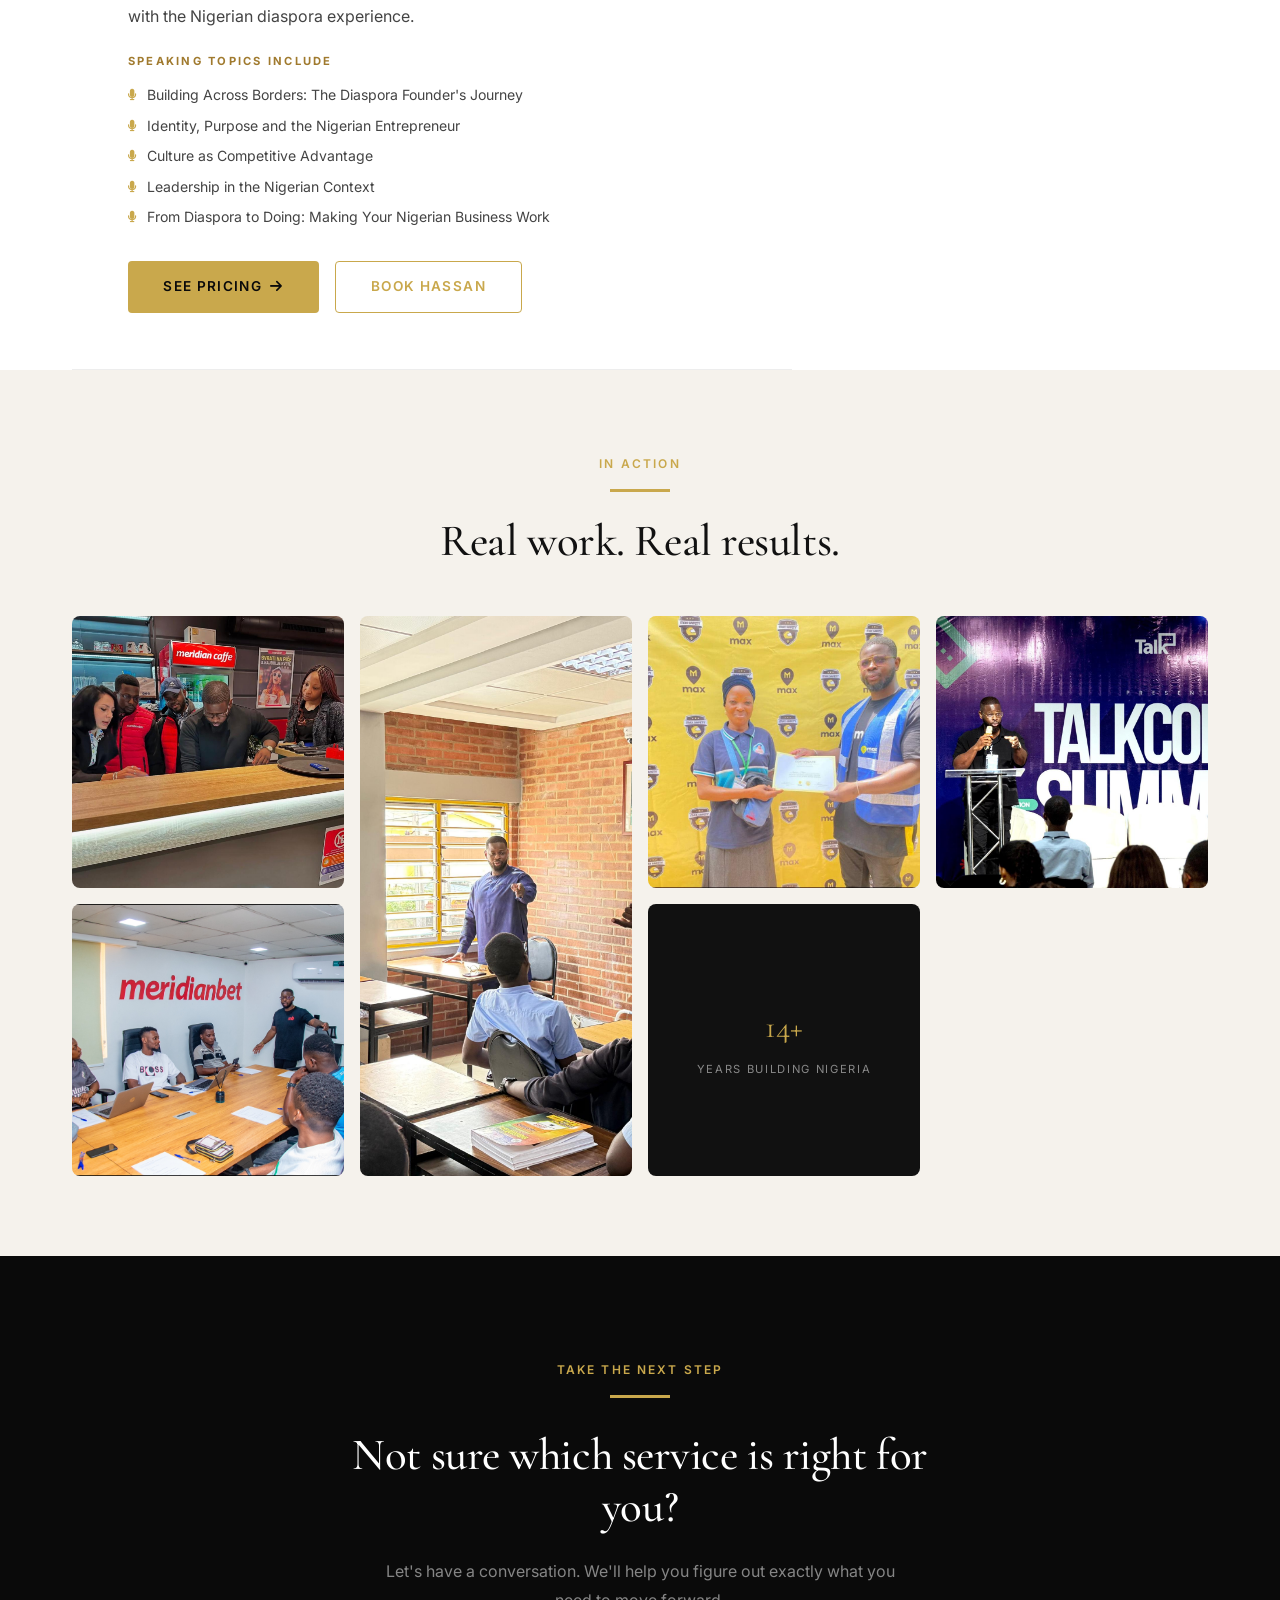
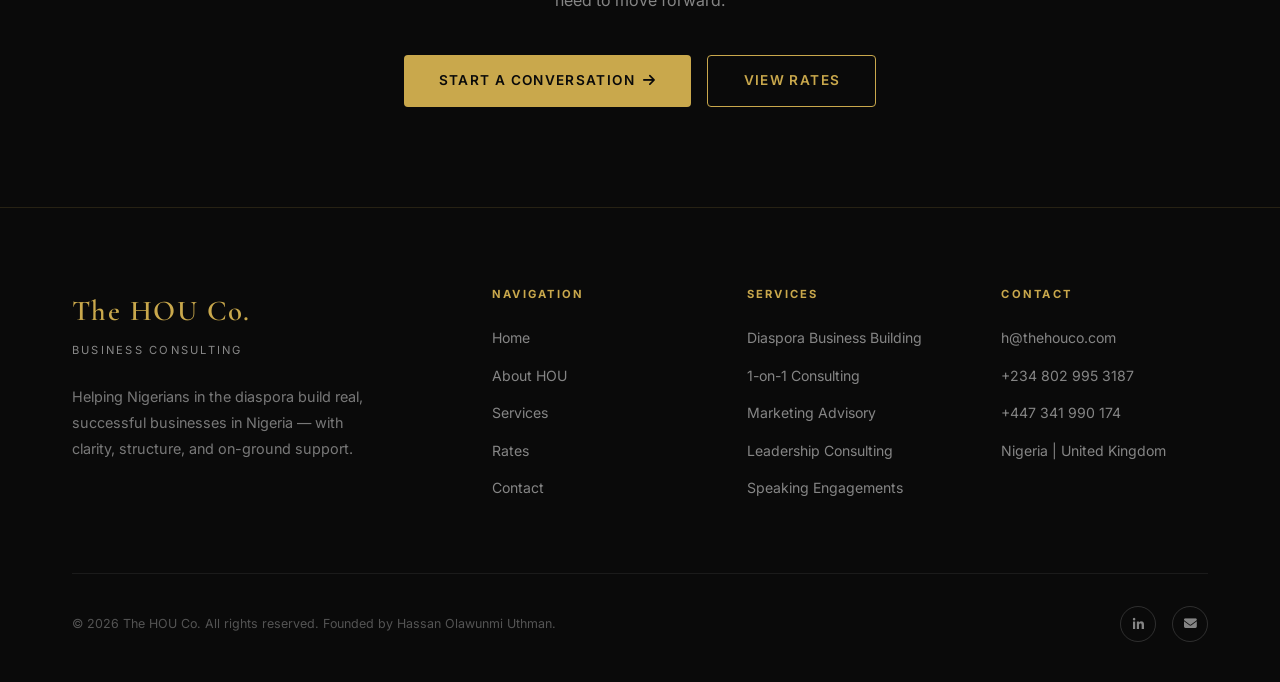
<file: services.html>
<!DOCTYPE html>
<html lang="en">
<head>
  <meta charset="UTF-8" />
  <meta name="viewport" content="width=device-width, initial-scale=1.0" />
  <title>Services — The HOU Co.</title>
  <meta name="description" content="Discover the five services The HOU Co. offers to help Nigerians in the diaspora build and grow businesses in Nigeria." />
  <link rel="preconnect" href="https://fonts.googleapis.com" />
  <link rel="preconnect" href="https://fonts.gstatic.com" crossorigin />
  <link href="https://fonts.googleapis.com/css2?family=Cormorant+Garamond:ital,wght@0,300;0,400;0,500;0,600;0,700;1,400;1,500&family=Inter:wght@300;400;500;600;700&display=swap" rel="stylesheet" />
  <link rel="stylesheet" href="https://cdn.jsdelivr.net/npm/@fortawesome/fontawesome-free@6.5.1/css/all.min.css" />
  <link rel="stylesheet" href="css/style.css" />
  <link rel="stylesheet" href="css/pages.css" />
</head>
<body>

  <!-- ══════════════ NAVBAR ══════════════ -->
  <nav class="navbar scrolled">
    <div class="navbar__inner">
      <a href="index.html" class="navbar__logo">
        <span class="navbar__logo-main">The HOU Co.</span>
        <span class="navbar__logo-sub">Business Consulting</span>
      </a>
      <ul class="navbar__menu">
        <li><a href="index.html">Home</a></li>
        <li><a href="about.html">About</a></li>
        <li><a href="services.html" class="active">Services</a></li>
        <li><a href="rates.html">Rates</a></li>
        <li><a href="contact.html" class="navbar__cta">Let's Talk</a></li>
      </ul>
      <button class="navbar__hamburger" aria-label="Toggle menu">
        <span></span><span></span><span></span>
      </button>
    </div>
  </nav>

  <!-- Mobile Nav -->
  <nav class="mobile-nav">
    <a href="index.html">Home</a>
    <a href="about.html">About</a>
    <a href="services.html">Services</a>
    <a href="rates.html">Rates</a>
    <a href="contact.html" class="btn btn--gold">Let's Talk</a>
  </nav>

  <!-- ══════════════ PAGE HERO ══════════════ -->
  <section class="page-hero" style="background: var(--black);">
    <div class="container">
      <div class="page-hero__label">Our Services</div>
      <h1>Five Ways We Help You <em style="color: var(--gold); font-style: italic;">Build</em></h1>
      <p>Whether you're starting from scratch or scaling an existing venture, we have a service designed to meet you exactly where you are.</p>
    </div>
  </section>

  <div class="gold-divider"></div>

  <!-- ══════════════ INTRO ══════════════ -->
  <section class="services-intro">
    <div class="container">
      <div class="reveal">
        <span class="eyebrow">What We Offer</span>
        <span class="gold-line gold-line--center"></span>
        <h2>Designed for the Nigerian diaspora entrepreneur</h2>
        <p>Every service we offer is built around one goal: helping you build a real, successful business in Nigeria — even if you're not physically there.</p>
      </div>
    </div>
  </section>

  <!-- ══════════════ SERVICES GRID ══════════════ -->
  <section class="services-list">
    <div class="container">
      <div class="services-list__grid">

        <!-- 01 -->
        <div class="service-item reveal" id="diaspora">
          <span class="service-item__num">01</span>
          <span class="eyebrow">Core Offering</span>
          <span class="gold-line"></span>
          <h2>Diaspora Business Building</h2>
          <p class="lead">
            The flagship service of The HOU Co. — built specifically for Nigerians in the 
            diaspora who want to start or expand businesses in Nigeria without being 
            physically present.
          </p>
          <p>
            We provide comprehensive on-ground support: from market research and business 
            registration to operations setup, team hiring, and day-to-day oversight. 
            You stay in control from wherever you are in the world.
          </p>
          <div class="service-includes">
            <h4>What's Included</h4>
            <ul>
              <li><i class="fa-solid fa-check"></i> Market research and opportunity validation</li>
              <li><i class="fa-solid fa-check"></i> Business registration and compliance</li>
              <li><i class="fa-solid fa-check"></i> Operations setup and vendor sourcing</li>
              <li><i class="fa-solid fa-check"></i> Team recruitment and management</li>
              <li><i class="fa-solid fa-check"></i> Regular reporting and oversight</li>
              <li><i class="fa-solid fa-check"></i> Access to our trusted partner network</li>
            </ul>
          </div>
          <div class="service-item__actions">
            <a href="rates.html" class="btn btn--gold">See Pricing <i class="fa-solid fa-arrow-right"></i></a>
            <a href="contact.html" class="btn btn--outline-gold">Get Started</a>
          </div>
        </div>

        <!-- 02 -->
        <div class="service-item reveal" id="consulting">
          <span class="service-item__num">02</span>
          <span class="eyebrow">Personal Guidance</span>
          <span class="gold-line"></span>
          <h2>One on One Consulting</h2>
          <p class="lead">
            Direct access to Hassan O. Uthman — clarity for founders and leaders who want 
            direction or deep insight on building businesses in Nigeria.
          </p>
          <p>
            In focused, high-value sessions, Hassan helps you cut through the confusion, 
            identify your best opportunities, avoid costly mistakes, and develop a clear 
            path forward tailored to your specific situation and goals.
          </p>
          <div class="service-includes">
            <h4>What's Included</h4>
            <ul>
              <li><i class="fa-solid fa-check"></i> Dedicated 1-on-1 sessions with Hassan</li>
              <li><i class="fa-solid fa-check"></i> Pre-session questionnaire for deep preparation</li>
              <li><i class="fa-solid fa-check"></i> Business opportunity assessment</li>
              <li><i class="fa-solid fa-check"></i> Risk identification and mitigation strategy</li>
              <li><i class="fa-solid fa-check"></i> Actionable next-step roadmap</li>
              <li><i class="fa-solid fa-check"></i> Post-session summary and resources</li>
            </ul>
          </div>
          <div class="service-item__actions">
            <a href="rates.html" class="btn btn--gold">See Pricing <i class="fa-solid fa-arrow-right"></i></a>
            <a href="contact.html" class="btn btn--outline-gold">Book a Session</a>
          </div>
        </div>

        <!-- 03 -->
        <div class="service-item reveal" id="marketing">
          <span class="service-item__num">03</span>
          <span class="eyebrow">Growth Strategy</span>
          <span class="gold-line"></span>
          <h2>Marketing &amp; Growth Advisory</h2>
          <p class="lead">
            For businesses looking to launch or scale into the Nigerian market with 
            precision, relevance, and impact.
          </p>
          <p>
            Nigeria has a unique consumer landscape — what works in the West often doesn't 
            translate directly. We help you develop marketing strategies that resonate with 
            Nigerian audiences, navigate local media, leverage the right channels, and 
            build sustainable growth engines.
          </p>
          <div class="service-includes">
            <h4>What's Included</h4>
            <ul>
              <li><i class="fa-solid fa-check"></i> Nigerian market entry strategy</li>
              <li><i class="fa-solid fa-check"></i> Brand positioning and messaging</li>
              <li><i class="fa-solid fa-check"></i> Channel and media strategy</li>
              <li><i class="fa-solid fa-check"></i> Campaign planning and oversight</li>
              <li><i class="fa-solid fa-check"></i> Performance tracking and optimisation</li>
              <li><i class="fa-solid fa-check"></i> Ongoing monthly advisory retainer</li>
            </ul>
          </div>
          <div class="service-item__actions">
            <a href="rates.html" class="btn btn--gold">See Pricing <i class="fa-solid fa-arrow-right"></i></a>
            <a href="contact.html" class="btn btn--outline-gold">Get Started</a>
          </div>
        </div>

        <!-- 04 -->
        <div class="service-item reveal" id="leadership">
          <span class="service-item__num">04</span>
          <span class="eyebrow">Team &amp; Culture</span>
          <span class="gold-line"></span>
          <h2>Leadership &amp; Culture Consulting</h2>
          <p class="lead">
            For founders who want to build strong teams and resilient company cultures that 
            actually last — especially in the complex Nigerian business environment.
          </p>
          <p>
            Culture eats strategy for breakfast. Nowhere is this more true than in Nigeria, 
            where relationships, loyalty, and cultural nuance play an enormous role in business 
            success. We help you build the kind of culture that attracts great people, retains 
            them, and drives results.
          </p>
          <div class="service-includes">
            <h4>What's Included</h4>
            <ul>
              <li><i class="fa-solid fa-check"></i> Leadership style assessment and coaching</li>
              <li><i class="fa-solid fa-check"></i> Culture audit and definition</li>
              <li><i class="fa-solid fa-check"></i> Team structure and hiring strategy</li>
              <li><i class="fa-solid fa-check"></i> Performance management frameworks</li>
              <li><i class="fa-solid fa-check"></i> Culture retreat facilitation</li>
              <li><i class="fa-solid fa-check"></i> Conflict resolution and team alignment</li>
            </ul>
          </div>
          <div class="service-item__actions">
            <a href="rates.html" class="btn btn--gold">See Pricing <i class="fa-solid fa-arrow-right"></i></a>
            <a href="contact.html" class="btn btn--outline-gold">Get Started</a>
          </div>
        </div>

        <!-- 05 -->
        <div class="service-item reveal" id="speaking">
          <span class="service-item__num">05</span>
          <span class="eyebrow">On Stage</span>
          <span class="gold-line"></span>
          <h2>Speaking Engagements</h2>
          <p class="lead">
            Leadership, identity, purpose, culture, and building across borders — 
            delivered on stages across Nigeria and internationally.
          </p>
          <p>
            Hassan is a compelling and sought-after speaker whose talks draw from real, 
            lived experience of building businesses across borders. His talks move audiences 
            to act — with honest stories, sharp insights, and a message that resonates deeply 
            with the Nigerian diaspora experience.
          </p>
          <div class="service-includes">
            <h4>Speaking Topics Include</h4>
            <ul>
              <li><i class="fa-solid fa-microphone"></i> Building Across Borders: The Diaspora Founder's Journey</li>
              <li><i class="fa-solid fa-microphone"></i> Identity, Purpose and the Nigerian Entrepreneur</li>
              <li><i class="fa-solid fa-microphone"></i> Culture as Competitive Advantage</li>
              <li><i class="fa-solid fa-microphone"></i> Leadership in the Nigerian Context</li>
              <li><i class="fa-solid fa-microphone"></i> From Diaspora to Doing: Making Your Nigerian Business Work</li>
            </ul>
          </div>
          <div class="service-item__actions">
            <a href="rates.html" class="btn btn--gold">See Pricing <i class="fa-solid fa-arrow-right"></i></a>
            <a href="contact.html" class="btn btn--outline-gold">Book Hassan</a>
          </div>
        </div>

      </div>
    </div>
  </section>

  <!-- ══════════════ SERVICES GALLERY ══════════════ -->
  <section class="services-gallery">
    <div class="container">
      <div class="services-gallery__header reveal">
        <span class="eyebrow">In Action</span>
        <span class="gold-line gold-line--center"></span>
        <h2>Real work. Real results.</h2>
      </div>
      <div class="services-gallery__grid reveal">
        <div class="services-gallery__cell">
          <img src="images/service-2.jpeg" alt="Hassan at work" />
        </div>
        <div class="services-gallery__cell services-gallery__cell--tall">
          <img src="images/service-3.jpg" alt="Business consulting" />
        </div>
        <div class="services-gallery__cell">
          <img src="images/service-4.jpeg" alt="Leadership event" />
        </div>
        <div class="services-gallery__cell">
          <img src="images/service-5.jpg" alt="Speaking engagement" />
        </div>
        <div class="services-gallery__cell">
          <img src="images/service-1.jpg" alt="Team meeting" />
        </div>
        <div class="services-gallery__cell services-gallery__cell--dark">
          <span class="services-gallery__stat">14+</span>
          <span class="services-gallery__stat-label">Years building Nigeria</span>
        </div>
      </div>
    </div>
  </section>

  <!-- ══════════════ SERVICES CTA ══════════════ -->
  <section class="services-cta">
    <div class="container">
      <div class="reveal">
        <span class="eyebrow">Take the Next Step</span>
        <span class="gold-line gold-line--center" style="margin-bottom: 2rem;"></span>
        <h2>Not sure which service is right for you?</h2>
        <p>Let's have a conversation. We'll help you figure out exactly what you need to move forward.</p>
        <div class="services-cta__actions">
          <a href="contact.html" class="btn btn--gold">Start a Conversation <i class="fa-solid fa-arrow-right"></i></a>
          <a href="rates.html" class="btn btn--outline-gold">View Rates</a>
        </div>
      </div>
    </div>
  </section>

  <!-- ══════════════ FOOTER ══════════════ -->
  <footer class="footer">
    <div class="container">
      <div class="footer__grid">
        <div class="footer__brand">
          <div class="footer__brand-name">The HOU Co.</div>
          <div class="footer__brand-tagline">Business Consulting</div>
          <p>Helping Nigerians in the diaspora build real, successful businesses in Nigeria — with clarity, structure, and on-ground support.</p>
        </div>
        <div class="footer__col">
          <h5>Navigation</h5>
          <ul>
            <li><a href="index.html">Home</a></li>
            <li><a href="about.html">About HOU</a></li>
            <li><a href="services.html">Services</a></li>
            <li><a href="rates.html">Rates</a></li>
            <li><a href="contact.html">Contact</a></li>
          </ul>
        </div>
        <div class="footer__col">
          <h5>Services</h5>
          <ul>
            <li><a href="#diaspora">Diaspora Business Building</a></li>
            <li><a href="#consulting">1-on-1 Consulting</a></li>
            <li><a href="#marketing">Marketing Advisory</a></li>
            <li><a href="#leadership">Leadership Consulting</a></li>
            <li><a href="#speaking">Speaking Engagements</a></li>
          </ul>
        </div>
        <div class="footer__col">
          <h5>Contact</h5>
          <ul>
            <li><span>h@thehouco.com</span></li>
            <li><span>+234 802 995 3187</span></li>
            <li><span>+447 341 990 174</span></li>
            <li><span>Nigeria | United Kingdom</span></li>
          </ul>
        </div>
      </div>
      <div class="footer__bottom">
        <p>© 2026 The HOU Co. All rights reserved. Founded by Hassan Olawunmi Uthman.</p>
        <div class="footer__social">
          <a href="https://linkedin.com/in/hassanuthman" target="_blank" aria-label="LinkedIn">
            <i class="fa-brands fa-linkedin-in"></i>
          </a>
          <a href="mailto:h@thehouco.com" aria-label="Email">
            <i class="fa-solid fa-envelope"></i>
          </a>
        </div>
      </div>
    </div>
  </footer>

  <script src="js/main.js"></script>
</body>
</html>
</file>
<file: css/style.css>
/* ============================================================
   THE HOU CO. — Global Stylesheet
   Premium Business Consulting for the Nigerian Diaspora
   ============================================================ */

/* ── Google Fonts ── */
@import url('https://fonts.googleapis.com/css2?family=Cormorant+Garamond:ital,wght@0,300;0,400;0,500;0,600;0,700;1,400;1,500&family=Inter:wght@300;400;500;600;700&display=swap');

/* ── CSS Custom Properties ── */
:root {
  --black:        #0A0A0A;
  --dark:         #111111;
  --dark-2:       #1A1A1A;
  --dark-3:       #222222;
  --gold:         #C9A84C;
  --gold-light:   #E2C97E;
  --gold-dark:    #A07A2E;
  --white:        #FFFFFF;
  --off-white:    #F5F2EC;
  --grey-light:   #E8E5DF;
  --grey-mid:     #888888;
  --grey-dark:    #444444;

  --font-serif:   'Cormorant Garamond', Georgia, serif;
  --font-sans:    'Inter', system-ui, sans-serif;

  --nav-h:        80px;
  --transition:   0.35s cubic-bezier(0.4, 0, 0.2, 1);
  --shadow-sm:    0 2px 12px rgba(0,0,0,0.08);
  --shadow-md:    0 8px 32px rgba(0,0,0,0.14);
  --shadow-lg:    0 20px 60px rgba(0,0,0,0.22);
  --radius-sm:    4px;
  --radius-md:    8px;
  --radius-lg:    16px;
}

/* ── Reset & Base ── */
*, *::before, *::after { box-sizing: border-box; margin: 0; padding: 0; }
html { scroll-behavior: smooth; font-size: 16px; }
body {
  font-family: var(--font-sans);
  background: var(--white);
  color: var(--dark);
  line-height: 1.6;
  -webkit-font-smoothing: antialiased;
  overflow-x: hidden;
}
img { max-width: 100%; height: auto; display: block; }
a { color: inherit; text-decoration: none; }
ul { list-style: none; }
button { cursor: pointer; border: none; background: none; font-family: inherit; }

/* ── Typography ── */
h1, h2, h3, h4, h5 {
  font-family: var(--font-serif);
  line-height: 1.15;
  font-weight: 500;
  letter-spacing: -0.01em;
}
h1 { font-size: clamp(2.8rem, 5vw, 5rem); }
h2 { font-size: clamp(2rem, 3.5vw, 3.2rem); }
h3 { font-size: clamp(1.4rem, 2.5vw, 1.9rem); }
h4 { font-size: 1.2rem; font-family: var(--font-sans); font-weight: 600; }
p { font-size: 1rem; color: var(--grey-dark); line-height: 1.8; }
.lead { font-size: 1.15rem; line-height: 1.8; }

/* ── Utility Classes ── */
.container {
  max-width: 1200px;
  margin: 0 auto;
  padding: 0 2rem;
}
.container--wide { max-width: 1400px; }
.section {
  padding: 100px 0;
}
.section--dark {
  background: var(--dark);
  color: var(--white);
}
.section--dark p { color: var(--grey-light); }
.section--off-white { background: var(--off-white); }
.section--gold { background: var(--gold); }

.text-center { text-align: center; }
.text-gold { color: var(--gold); }
.text-white { color: var(--white); }

.gold-line {
  display: block;
  width: 60px;
  height: 3px;
  background: var(--gold);
  margin-bottom: 1.5rem;
}
.gold-line--center { margin: 0 auto 1.5rem; }

.eyebrow {
  display: inline-block;
  font-family: var(--font-sans);
  font-size: 0.75rem;
  font-weight: 600;
  letter-spacing: 0.18em;
  text-transform: uppercase;
  color: var(--gold);
  margin-bottom: 1rem;
}

/* ── Buttons ── */
.btn {
  display: inline-flex;
  align-items: center;
  gap: 0.5rem;
  padding: 0.9rem 2.2rem;
  font-family: var(--font-sans);
  font-size: 0.85rem;
  font-weight: 600;
  letter-spacing: 0.1em;
  text-transform: uppercase;
  border-radius: var(--radius-sm);
  transition: var(--transition);
  white-space: nowrap;
}
.btn--gold {
  background: var(--gold);
  color: var(--black);
}
.btn--gold:hover {
  background: var(--gold-light);
  transform: translateY(-2px);
  box-shadow: 0 8px 24px rgba(201,168,76,0.4);
}
.btn--outline-gold {
  border: 1px solid var(--gold);
  color: var(--gold);
}
.btn--outline-gold:hover {
  background: var(--gold);
  color: var(--black);
  transform: translateY(-2px);
}
.btn--outline-white {
  border: 1px solid rgba(255,255,255,0.5);
  color: var(--white);
}
.btn--outline-white:hover {
  border-color: var(--white);
  background: rgba(255,255,255,0.1);
  transform: translateY(-2px);
}
.btn--dark {
  background: var(--dark);
  color: var(--white);
}
.btn--dark:hover {
  background: var(--dark-3);
  transform: translateY(-2px);
}

/* ── Navigation ── */
.navbar {
  position: fixed;
  top: 0; left: 0; right: 0;
  z-index: 1000;
  height: var(--nav-h);
  display: flex;
  align-items: center;
  transition: background var(--transition), box-shadow var(--transition);
}
.navbar.scrolled {
  background: rgba(10,10,10,0.97);
  backdrop-filter: blur(20px);
  box-shadow: 0 1px 0 rgba(201,168,76,0.2);
}
.navbar__inner {
  display: flex;
  align-items: center;
  justify-content: space-between;
  width: 100%;
  max-width: 1200px;
  margin: 0 auto;
  padding: 0 2rem;
}
.navbar__logo {
  display: flex;
  flex-direction: column;
  line-height: 1;
}
.navbar__logo-main {
  font-family: var(--font-serif);
  font-size: 1.5rem;
  font-weight: 600;
  color: var(--gold);
  letter-spacing: 0.05em;
}
.navbar__logo-sub {
  font-family: var(--font-sans);
  font-size: 0.6rem;
  font-weight: 500;
  letter-spacing: 0.2em;
  text-transform: uppercase;
  color: var(--grey-mid);
  margin-top: 2px;
}
.navbar__menu {
  display: flex;
  align-items: center;
  gap: 2.5rem;
}
.navbar__menu a {
  font-family: var(--font-sans);
  font-size: 0.8rem;
  font-weight: 500;
  letter-spacing: 0.12em;
  text-transform: uppercase;
  color: rgba(255,255,255,0.75);
  position: relative;
  transition: color var(--transition);
}
.navbar__menu a::after {
  content: '';
  position: absolute;
  bottom: -4px; left: 0; right: 0;
  height: 1px;
  background: var(--gold);
  transform: scaleX(0);
  transform-origin: right;
  transition: transform var(--transition);
}
.navbar__menu a:hover,
.navbar__menu a.active {
  color: var(--gold);
}
.navbar__menu a:hover::after,
.navbar__menu a.active::after {
  transform: scaleX(1);
  transform-origin: left;
}
.navbar__cta {
  padding: 0.6rem 1.5rem !important;
  font-size: 0.75rem !important;
  background: var(--gold);
  color: var(--black) !important;
  border-radius: var(--radius-sm);
  font-weight: 600 !important;
}
.navbar__cta:hover {
  background: var(--gold-light) !important;
  color: var(--black) !important;
}
.navbar__cta::after { display: none !important; }

/* ── Mobile Nav ── */
.navbar__hamburger {
  display: none;
  flex-direction: column;
  gap: 5px;
  padding: 4px;
  cursor: pointer;
}
.navbar__hamburger span {
  display: block;
  width: 24px;
  height: 2px;
  background: var(--white);
  transition: var(--transition);
  border-radius: 2px;
}
.navbar__hamburger.open span:nth-child(1) {
  transform: translateY(7px) rotate(45deg);
}
.navbar__hamburger.open span:nth-child(2) {
  opacity: 0;
}
.navbar__hamburger.open span:nth-child(3) {
  transform: translateY(-7px) rotate(-45deg);
}

.mobile-nav {
  position: fixed;
  inset: 0;
  background: var(--black);
  z-index: 999;
  display: flex;
  flex-direction: column;
  align-items: center;
  justify-content: center;
  gap: 2.5rem;
  opacity: 0;
  pointer-events: none;
  transition: opacity var(--transition);
}
.mobile-nav.open {
  opacity: 1;
  pointer-events: all;
}
.mobile-nav a {
  font-family: var(--font-serif);
  font-size: 2.5rem;
  color: var(--white);
  transition: color var(--transition);
}
.mobile-nav a:hover { color: var(--gold); }
.mobile-nav .btn--gold { font-size: 0.85rem; margin-top: 1rem; }

/* ── Page Hero (inner pages) ── */
.page-hero {
  padding: calc(var(--nav-h) + 80px) 0 80px;
  background: var(--dark);
  position: relative;
  overflow: hidden;
}
.page-hero::before {
  content: '';
  position: absolute;
  inset: 0;
  background: radial-gradient(ellipse 60% 80% at 80% 50%, rgba(201,168,76,0.06) 0%, transparent 70%);
  pointer-events: none;
}
.page-hero__label {
  display: inline-block;
  font-size: 0.7rem;
  font-weight: 600;
  letter-spacing: 0.25em;
  text-transform: uppercase;
  color: var(--gold);
  margin-bottom: 1.2rem;
}
.page-hero h1 {
  color: var(--white);
  max-width: 700px;
  margin-bottom: 1.5rem;
}
.page-hero p {
  color: rgba(255,255,255,0.6);
  max-width: 580px;
  font-size: 1.1rem;
  line-height: 1.8;
}

/* ── Divider ── */
.gold-divider {
  width: 100%;
  height: 1px;
  background: linear-gradient(90deg, transparent, var(--gold), transparent);
  opacity: 0.3;
  margin: 0;
}

/* ── Cards ── */
.card {
  background: var(--white);
  border-radius: var(--radius-md);
  overflow: hidden;
  box-shadow: var(--shadow-sm);
  transition: transform var(--transition), box-shadow var(--transition);
}
.card:hover {
  transform: translateY(-6px);
  box-shadow: var(--shadow-md);
}

/* ── Client Logos ── */
.clients-strip {
  display: flex;
  align-items: center;
  justify-content: center;
  flex-wrap: wrap;
  gap: 3rem 4rem;
}
.clients-strip img {
  height: 44px;
  width: auto;
  object-fit: contain;
  filter: brightness(0) invert(0.5);
  opacity: 0;

}
.clients-strip img:hover {
  filter: brightness(0) invert(0.75) sepia(1) hue-rotate(2deg) saturate(3);
  opacity: 1;
}

/* ── Footer ── */
.footer {
  background: var(--black);
  padding: 80px 0 40px;
  border-top: 1px solid rgba(201,168,76,0.15);
}
.footer__grid {
  display: grid;
  grid-template-columns: 1.8fr 1fr 1fr 1fr;
  gap: 3rem;
  margin-bottom: 60px;
}
.footer__brand {
  max-width: 300px;
}
.footer__brand-name {
  font-family: var(--font-serif);
  font-size: 1.8rem;
  font-weight: 600;
  color: var(--gold);
  letter-spacing: 0.05em;
  margin-bottom: 0.5rem;
}
.footer__brand-tagline {
  font-size: 0.7rem;
  letter-spacing: 0.2em;
  text-transform: uppercase;
  color: var(--grey-mid);
  margin-bottom: 1.5rem;
}
.footer__brand p {
  font-size: 0.9rem;
  color: rgba(255,255,255,0.45);
  line-height: 1.8;
}
.footer__col h5 {
  font-family: var(--font-sans);
  font-size: 0.7rem;
  font-weight: 700;
  letter-spacing: 0.2em;
  text-transform: uppercase;
  color: var(--gold);
  margin-bottom: 1.5rem;
}
.footer__col ul li {
  margin-bottom: 0.75rem;
}
.footer__col ul li a {
  font-size: 0.88rem;
  color: rgba(255,255,255,0.5);
  transition: color var(--transition);
}
.footer__col ul li a:hover { color: var(--gold); }
.footer__col ul li span {
  font-size: 0.88rem;
  color: rgba(255,255,255,0.5);
}
.footer__bottom {
  display: flex;
  align-items: center;
  justify-content: space-between;
  padding-top: 2rem;
  border-top: 1px solid rgba(255,255,255,0.07);
}
.footer__bottom p {
  font-size: 0.78rem;
  color: rgba(255,255,255,0.3);
}
.footer__social {
  display: flex;
  gap: 1rem;
}
.footer__social a {
  width: 36px;
  height: 36px;
  border-radius: 50%;
  border: 1px solid rgba(255,255,255,0.15);
  display: flex;
  align-items: center;
  justify-content: center;
  color: rgba(255,255,255,0.5);
  font-size: 0.8rem;
  transition: var(--transition);
}
.footer__social a:hover {
  border-color: var(--gold);
  color: var(--gold);
  background: rgba(201,168,76,0.1);
}

/* ── Scroll animations ── */
.reveal {
  opacity: 0;
  transform: translateY(30px);
  transition: opacity 0.7s ease, transform 0.7s ease;
}
.reveal.visible {
  opacity: 1;
  transform: translateY(0);
}
.reveal-delay-1 { transition-delay: 0.1s; }
.reveal-delay-2 { transition-delay: 0.2s; }
.reveal-delay-3 { transition-delay: 0.3s; }
.reveal-delay-4 { transition-delay: 0.4s; }

/* ── Responsive ── */
@media (max-width: 1024px) {
  .footer__grid { grid-template-columns: 1fr 1fr; gap: 2.5rem; }
}
@media (max-width: 768px) {
  :root { --nav-h: 70px; }
  .section { padding: 70px 0; }
  .navbar__menu { display: none; }
  .navbar__hamburger { display: flex; }
  .footer__grid { grid-template-columns: 1fr; gap: 2rem; }
  .footer__bottom { flex-direction: column; gap: 1rem; text-align: center; }
}
@media (max-width: 480px) {
  .container { padding: 0 1.25rem; }
  h1 { font-size: 2.2rem; }
  h2 { font-size: 1.8rem; }
}
</file>
<file: css/home.css>
/* ============================================================
   THE HOU CO. — Home Page Styles
   ============================================================ */

/* ── Hero ── */
.hero {
  position: relative;
  min-height: 100vh;
  display: flex;
  align-items: center;
  background: var(--black);
  overflow: hidden;
}
.hero__bg {
  position: absolute;
  inset: 0;
  z-index: 0;
}
.hero__bg img {
  width: 100%;
  height: 100%;
  object-fit: cover;
  object-position: center top;
  opacity: 0.25;
}
.hero__bg::after {
  content: '';
  position: absolute;
  inset: 0;
  background: linear-gradient(
    105deg,
    rgba(10,10,10,0.92) 0%,
    rgba(10,10,10,0.65) 55%,
    rgba(10,10,10,0.3) 100%
  );
}
/* Dark hero variant — no image */
.hero--no-image {
  background: #0d0a07;
}
.hero__bg--dark {
  background: #0d0a07;
}
.hero__bg--dark::after {
  background: none;
}
.hero__content {
  position: relative;
  z-index: 1;
  padding: calc(var(--nav-h) + 60px) 0 80px;
  max-width: 720px;
}
.hero__pre {
  display: inline-flex;
  align-items: center;
  gap: 0.75rem;
  font-size: 0.7rem;
  font-weight: 600;
  letter-spacing: 0.22em;
  text-transform: uppercase;
  color: var(--gold);
  margin-bottom: 1.5rem;
}
.hero__pre::before {
  content: '';
  display: block;
  width: 40px;
  height: 1px;
  background: var(--gold);
  opacity: 0.7;
}
.hero h1 {
  color: var(--white);
  margin-bottom: 1.5rem;
  font-weight: 400;
}
.hero h1 em {
  font-style: italic;
  color: var(--gold);
}
.hero__desc {
  font-size: 1.1rem;
  color: rgba(255,255,255,0.65);
  line-height: 1.85;
  max-width: 580px;
  margin-bottom: 2.5rem;
}
.hero__actions {
  display: flex;
  gap: 1rem;
  flex-wrap: wrap;
}
.hero__scroll {
  position: absolute;
  bottom: 2.5rem;
  left: 50%;
  transform: translateX(-50%);
  z-index: 1;
  display: flex;
  flex-direction: column;
  align-items: center;
  gap: 0.5rem;
  font-size: 0.65rem;
  letter-spacing: 0.2em;
  text-transform: uppercase;
  color: rgba(255,255,255,0.35);
}
.hero__scroll-line {
  width: 1px;
  height: 50px;
  background: linear-gradient(to bottom, var(--gold), transparent);
  animation: scrollPulse 2s ease-in-out infinite;
}
@keyframes scrollPulse {
  0%, 100% { opacity: 0.4; transform: scaleY(1); }
  50% { opacity: 1; transform: scaleY(0.7); }
}

/* ── Stats Bar ── */
.stats-bar {
  background: var(--dark-2);
  border-top: 1px solid rgba(201,168,76,0.15);
  border-bottom: 1px solid rgba(201,168,76,0.15);
  padding: 0;
}
.stats-bar__inner {
  display: grid;
  grid-template-columns: repeat(4, 1fr);
}
.stat-item {
  padding: 2rem 2rem;
  text-align: center;
  border-right: 1px solid rgba(255,255,255,0.06);
  transition: background var(--transition);
}
.stat-item:last-child { border-right: none; }
.stat-item:hover { background: rgba(201,168,76,0.04); }
.stat-num {
  display: block;
  font-family: var(--font-serif);
  font-size: 2.8rem;
  font-weight: 500;
  color: var(--gold);
  line-height: 1;
  margin-bottom: 0.5rem;
}
.stat-label {
  font-size: 0.72rem;
  letter-spacing: 0.12em;
  text-transform: uppercase;
  color: rgba(255,255,255,0.45);
  font-weight: 500;
}

/* ── About Strip ── */
.about-strip {
  background: var(--white);
  padding: 100px 0;
}
.about-strip__grid {
  display: grid;
  grid-template-columns: 1fr 1fr;
  gap: 6rem;
  align-items: center;
}
.about-strip__image {
  position: relative;
}
.about-strip__image-wrap {
  position: relative;
  border-radius: var(--radius-md);
  overflow: hidden;
  aspect-ratio: 4/5;
}
.about-strip__image-wrap img {
  width: 100%;
  height: 100%;
  object-fit: cover;
  object-position: top;
}
.about-strip__badge {
  position: absolute;
  bottom: -1.5rem;
  right: -1.5rem;
  background: var(--gold);
  color: var(--black);
  padding: 1.5rem;
  border-radius: var(--radius-md);
  text-align: center;
  font-weight: 700;
  box-shadow: var(--shadow-md);
}
.about-strip__badge-num {
  display: block;
  font-family: var(--font-serif);
  font-size: 2.5rem;
  line-height: 1;
  margin-bottom: 0.2rem;
}
.about-strip__badge-text {
  font-size: 0.7rem;
  letter-spacing: 0.1em;
  text-transform: uppercase;
  line-height: 1.4;
}
.about-strip__content {
  padding-right: 1rem;
}
.about-strip__content h2 {
  margin-bottom: 1.5rem;
  color: var(--dark);
}
.about-strip__content h2 em {
  font-style: italic;
  color: var(--gold-dark);
}
.about-strip__content p {
  margin-bottom: 1.2rem;
}
.knows-list {
  display: grid;
  grid-template-columns: 1fr 1fr;
  gap: 0.75rem;
  margin: 2rem 0;
}
.knows-item {
  display: flex;
  align-items: center;
  gap: 0.6rem;
  font-size: 0.88rem;
  font-weight: 600;
  color: var(--dark);
  letter-spacing: 0.02em;
}
.knows-item::before {
  content: '';
  display: block;
  width: 8px;
  height: 8px;
  background: var(--gold);
  border-radius: 50%;
  flex-shrink: 0;
}

/* ── Services Preview ── */
.services-preview {
  background: var(--dark);
  padding: 100px 0;
}
.services-preview__header {
  margin-bottom: 4rem;
}
.services-preview__header h2 {
  color: var(--white);
}
.services-grid {
  display: grid;
  grid-template-columns: repeat(3, 1fr);
  gap: 1.5px;
  background: rgba(201,168,76,0.12);
  border: 1px solid rgba(201,168,76,0.12);
  border-radius: var(--radius-md);
  overflow: hidden;
}
.service-card {
  background: var(--dark-2);
  padding: 2.5rem;
  transition: background var(--transition);
  cursor: default;
}
.service-card:hover {
  background: var(--dark-3);
}
.service-card__num {
  font-family: var(--font-serif);
  font-size: 3rem;
  font-weight: 300;
  color: rgba(201,168,76,0.2);
  line-height: 1;
  margin-bottom: 1.5rem;
  display: block;
}
.service-card__icon {
  font-size: 1.5rem;
  margin-bottom: 1rem;
  color: var(--gold);
}
.service-card h3 {
  font-size: 1.2rem;
  color: var(--white);
  margin-bottom: 0.85rem;
  font-family: var(--font-sans);
  font-weight: 600;
}
.service-card p {
  font-size: 0.88rem;
  color: rgba(255,255,255,0.5);
  line-height: 1.75;
}
.service-card__link {
  display: inline-flex;
  align-items: center;
  gap: 0.4rem;
  font-size: 0.75rem;
  font-weight: 600;
  letter-spacing: 0.1em;
  text-transform: uppercase;
  color: var(--gold);
  margin-top: 1.5rem;
  transition: gap var(--transition);
}
.service-card__link:hover { gap: 0.7rem; }

/* ── Clients Section ── */
.clients-section {
  background: var(--off-white);
  padding: 80px 0;
}
.clients-section__header {
  text-align: center;
  margin-bottom: 3.5rem;
}
.clients-section__header h2 {
  color: var(--dark);
}
.clients-strip img {
  filter: none;
  opacity: 1;
}
.clients-strip img:hover {
  filter: none;
  opacity: 1;
}

/* ── Fear Section ── */
.fear-section {
  background: var(--dark);
  padding: 100px 0;
  position: relative;
  overflow: hidden;
}
.fear-section::before {
  content: '"';
  position: absolute;
  top: -2rem;
  left: 2rem;
  font-family: var(--font-serif);
  font-size: 20rem;
  color: rgba(201,168,76,0.04);
  line-height: 1;
  pointer-events: none;
}
.fear-section__inner {
  max-width: 800px;
  margin: 0 auto;
  text-align: center;
}
.fear-section__inner h2 {
  color: var(--white);
  margin-bottom: 1.5rem;
  line-height: 1.2;
}
.fear-section__inner h2 em {
  color: var(--gold);
  font-style: italic;
}
.fear-section__inner > p {
  font-size: 1.05rem;
  color: rgba(255,255,255,0.55);
  margin-bottom: 3rem;
  line-height: 1.85;
}
.fears-list {
  display: grid;
  grid-template-columns: 1fr 1fr;
  gap: 1rem;
  margin-bottom: 3rem;
  text-align: left;
}
.fear-item {
  display: flex;
  align-items: flex-start;
  gap: 0.85rem;
  padding: 1.2rem;
  background: rgba(255,255,255,0.03);
  border: 1px solid rgba(255,255,255,0.06);
  border-radius: var(--radius-md);
  transition: border-color var(--transition);
}
.fear-item:hover {
  border-color: rgba(201,168,76,0.25);
}
.fear-item__icon {
  font-size: 1rem;
  color: var(--gold);
  flex-shrink: 0;
  margin-top: 2px;
}
.fear-item p {
  font-size: 0.88rem;
  color: rgba(255,255,255,0.6);
  line-height: 1.65;
  margin: 0;
}

/* ── CTA Section ── */
.cta-section {
  background: var(--gold);
  padding: 80px 0;
}
.cta-section__inner {
  display: flex;
  align-items: center;
  justify-content: space-between;
  gap: 3rem;
}
.cta-section__text h2 {
  color: var(--black);
  max-width: 600px;
  line-height: 1.2;
}
.cta-section__text p {
  color: rgba(0,0,0,0.6);
  margin-top: 0.75rem;
  font-size: 1.05rem;
}
.cta-section__actions {
  display: flex;
  gap: 1rem;
  flex-shrink: 0;
}

/* ── Responsive ── */
@media (max-width: 1024px) {
  .services-grid { grid-template-columns: repeat(2, 1fr); }
  .about-strip__grid { gap: 3.5rem; }
}
@media (max-width: 768px) {
  .stats-bar__inner { grid-template-columns: repeat(2, 1fr); }
  .stat-item:nth-child(2) { border-right: none; }
  .about-strip__grid { grid-template-columns: 1fr; }
  .about-strip__badge { bottom: -1rem; right: -0.5rem; }
  .services-grid { grid-template-columns: 1fr; }
  .fears-list { grid-template-columns: 1fr; }
  .cta-section__inner { flex-direction: column; text-align: center; }
  .cta-section__actions { justify-content: center; }
  .knows-list { grid-template-columns: 1fr; }
}
@media (max-width: 480px) {
  .stats-bar__inner { grid-template-columns: repeat(2, 1fr); }
  .stat-num { font-size: 2rem; }
}

/* ── Logo Carousel ── */
.logo-carousel-wrap {
  display: flex;
  align-items: center;
  gap: 1rem;
  position: relative;
}
.logo-carousel-track-wrap {
  overflow: hidden;
  flex: 1;
}
.logo-carousel-track {
  display: flex;
  transition: transform 0.45s cubic-bezier(0.4,0,0.2,1);
}
.logo-slide {
  min-width: calc(100% / 4);
  display: flex;
  align-items: center;
  justify-content: center;
  padding: 1.2rem 2rem;
}
.logo-slide img {
  height: 52px;
  width: auto;
  max-width: 140px;
  object-fit: contain;
  opacity: 1;
  transition: none;
}
.logo-slide img:hover {
  filter: none;
  opacity: 1;
  transform: none;
}
.logo-carousel-btn {
  width: 40px;
  height: 40px;
  border-radius: 50%;
  border: 1px solid rgba(201,168,76,0.35);
  background: transparent;
  color: var(--gold);
  cursor: pointer;
  display: flex;
  align-items: center;
  justify-content: center;
  font-size: 0.85rem;
  transition: background var(--transition), color var(--transition);
  flex-shrink: 0;
}
.logo-carousel-btn:hover {
  background: var(--gold);
  color: var(--black);
}

/* ── Testimonials Section ── */
.testimonials-section {
  background: var(--white);
  padding: 100px 0;
}
.testimonials-section__header {
  text-align: center;
  margin-bottom: 4rem;
}
.testimonials-section__header h2 {
  color: var(--dark);
}
.testimonials-section__header h2 em {
  font-style: italic;
  color: var(--gold-dark);
}
.testimonials-carousel {
  display: flex;
  align-items: center;
  gap: 1.25rem;
  position: relative;
}
.testimonials-track-wrap {
  overflow: hidden;
  flex: 1;
}
.testimonials-track {
  display: flex;
  transition: transform 0.5s cubic-bezier(0.4,0,0.2,1);
}
.testimonials-slide {
  min-width: 100%;
  display: grid;
  grid-template-columns: 1fr 1fr;
  gap: 1.5rem;
}
.testimonial-card {
  background: var(--off-white);
  border: 1px solid rgba(201,168,76,0.15);
  border-radius: var(--radius-md);
  padding: 2rem 2rem 1.75rem;
  display: flex;
  flex-direction: column;
  gap: 1.2rem;
  transition: border-color var(--transition), box-shadow var(--transition);
}
.testimonial-card:hover {
  border-color: rgba(201,168,76,0.4);
  box-shadow: 0 8px 30px rgba(0,0,0,0.07);
}
.testimonial-card__quote {
  color: var(--gold);
  font-size: 1.5rem;
  opacity: 0.6;
}
.testimonial-card p {
  font-size: 0.95rem;
  line-height: 1.8;
  color: var(--dark-2);
  flex: 1;
  margin: 0;
  font-style: italic;
  font-family: var(--font-serif);
}
.testimonial-card__author {
  display: flex;
  align-items: center;
  gap: 0.85rem;
  border-top: 1px solid rgba(0,0,0,0.07);
  padding-top: 1.2rem;
}
.testimonial-card__avatar {
  width: 42px;
  height: 42px;
  border-radius: 50%;
  background: var(--gold);
  color: var(--black);
  display: flex;
  align-items: center;
  justify-content: center;
  font-size: 0.72rem;
  font-weight: 700;
  letter-spacing: 0.05em;
  flex-shrink: 0;
}
.testimonial-card__author strong {
  display: block;
  font-size: 0.9rem;
  font-weight: 600;
  color: var(--dark);
  font-family: var(--font-sans);
}
.testimonial-card__author span {
  display: block;
  font-size: 0.77rem;
  color: rgba(0,0,0,0.45);
  margin-top: 0.15rem;
}
.testimonials-btn {
  width: 44px;
  height: 44px;
  border-radius: 50%;
  border: 1px solid rgba(201,168,76,0.35);
  background: transparent;
  color: var(--gold);
  cursor: pointer;
  display: flex;
  align-items: center;
  justify-content: center;
  font-size: 0.88rem;
  transition: background var(--transition), color var(--transition);
  flex-shrink: 0;
}
.testimonials-btn:hover {
  background: var(--gold);
  color: var(--black);
}
.testimonials-dots {
  display: flex;
  justify-content: center;
  gap: 0.5rem;
  margin-top: 2.5rem;
}
.testimonials-dot {
  width: 8px;
  height: 8px;
  border-radius: 50%;
  border: none;
  background: rgba(201,168,76,0.25);
  cursor: pointer;
  transition: background var(--transition), transform var(--transition);
  padding: 0;
}
.testimonials-dot.active {
  background: var(--gold);
  transform: scale(1.3);
}

/* ── WhatsApp Float ── */
.whatsapp-float {
  position: fixed;
  bottom: 2rem;
  right: 2rem;
  z-index: 999;
  display: flex;
  align-items: center;
  gap: 0.6rem;
  background: #25D366;
  color: #fff;
  border-radius: 50px;
  padding: 0.75rem 1.25rem 0.75rem 1rem;
  box-shadow: 0 4px 20px rgba(37,211,102,0.4);
  font-size: 0.82rem;
  font-weight: 600;
  letter-spacing: 0.03em;
  text-decoration: none;
  transition: transform 0.25s, box-shadow 0.25s;
}
.whatsapp-float i {
  font-size: 1.4rem;
}
.whatsapp-float:hover {
  transform: translateY(-3px);
  box-shadow: 0 8px 28px rgba(37,211,102,0.5);
  color: #fff;
}
.whatsapp-float__label {
  white-space: nowrap;
}

/* ── Responsive Testimonials & Logos ── */
@media (max-width: 768px) {
  .testimonials-slide {
    grid-template-columns: 1fr;
  }
  .logo-slide {
    min-width: calc(100% / 3);
  }
}
@media (max-width: 480px) {
  .logo-slide {
    min-width: calc(100% / 2);
  }
  .whatsapp-float__label { display: none; }
  .whatsapp-float { padding: 0.85rem; border-radius: 50%; }
}
</file>
<file: css/pages.css>
/* ============================================================
   THE HOU CO. — Pages CSS (About, Services, Rates, Contact)
   ============================================================ */

/* ═══════════════════════════════════════════
   ABOUT PAGE
═══════════════════════════════════════════ */

/* About Story Section */
.about-story {
  padding: 100px 0;
  background: var(--white);
}
.about-story__grid {
  display: grid;
  grid-template-columns: 1fr 1fr;
  gap: 6rem;
  align-items: start;
}
.about-story__image-stack {
  position: relative;
}
.about-story__img-main {
  border-radius: var(--radius-md);
  overflow: hidden;
  aspect-ratio: 3/4;
}
.about-story__img-main img {
  width: 100%;
  height: 100%;
  object-fit: cover;
  object-position: top;
}
.about-story__img-accent {
  position: absolute;
  bottom: -3rem;
  right: -2.5rem;
  width: 65%;
  border-radius: var(--radius-md);
  overflow: hidden;
  aspect-ratio: 4/3;
  border: 4px solid var(--white);
  box-shadow: var(--shadow-lg);
}
.about-story__img-accent img {
  width: 100%;
  height: 100%;
  object-fit: cover;
}
.about-story__text { padding-top: 1rem; }
.about-story__text h2 {
  margin-bottom: 1.5rem;
  line-height: 1.2;
}
.about-story__text h2 em {
  color: var(--gold-dark);
  font-style: italic;
}
.about-story__text p { margin-bottom: 1.2rem; }

/* Values */
.values-section {
  background: var(--dark);
  padding: 100px 0;
}
.values-section h2 {
  color: var(--white);
  margin-bottom: 0.75rem;
}
.values-section > .container > p {
  color: rgba(255,255,255,0.55);
  font-size: 1.05rem;
  max-width: 600px;
  margin-bottom: 4rem;
}
.values-grid {
  display: grid;
  grid-template-columns: repeat(4, 1fr);
  gap: 1.5rem;
}
.value-card {
  background: rgba(255,255,255,0.03);
  border: 1px solid rgba(255,255,255,0.07);
  border-radius: var(--radius-md);
  padding: 2.5rem 2rem;
  transition: border-color var(--transition), background var(--transition);
}
.value-card:hover {
  border-color: rgba(201,168,76,0.3);
  background: rgba(201,168,76,0.04);
}
.value-card__icon {
  font-size: 1.8rem;
  margin-bottom: 1.25rem;
}
.value-card h4 {
  color: var(--white);
  font-size: 0.95rem;
  font-weight: 700;
  letter-spacing: 0.05em;
  text-transform: uppercase;
  margin-bottom: 0.75rem;
}
.value-card p {
  font-size: 0.85rem;
  color: rgba(255,255,255,0.45);
  line-height: 1.75;
}

/* About Fears */
.about-fears {
  background: var(--off-white);
  padding: 100px 0;
}
.about-fears__grid {
  display: grid;
  grid-template-columns: 1fr 1fr;
  gap: 5rem;
  align-items: center;
}
.about-fears__content h2 {
  margin-bottom: 1.2rem;
}
.about-fears__content h2 em { color: var(--gold-dark); font-style: italic; }
.about-fears__content > p { margin-bottom: 2rem; }
.about-fears__list {
  display: flex;
  flex-direction: column;
  gap: 0.75rem;
}
.about-fear-item {
  display: flex;
  align-items: flex-start;
  gap: 0.85rem;
  padding: 1rem 1.25rem;
  background: var(--white);
  border-radius: var(--radius-md);
  border-left: 3px solid var(--gold);
  box-shadow: var(--shadow-sm);
}
.about-fear-item i {
  color: var(--gold);
  font-size: 0.9rem;
  margin-top: 3px;
  flex-shrink: 0;
}
.about-fear-item p {
  font-size: 0.9rem;
  color: var(--grey-dark);
  margin: 0;
  line-height: 1.65;
}
.about-fears__image {
  border-radius: var(--radius-md);
  overflow: hidden;
  aspect-ratio: 4/5;
}
.about-fears__image img {
  width: 100%;
  height: 100%;
  object-fit: cover;
}

/* About CTA */
.about-cta {
  background: var(--dark);
  padding: 100px 0;
  text-align: center;
}
.about-cta h2 {
  color: var(--white);
  max-width: 680px;
  margin: 0 auto 1.5rem;
}
.about-cta p {
  color: rgba(255,255,255,0.5);
  max-width: 560px;
  margin: 0 auto 2.5rem;
  font-size: 1.05rem;
}
.about-cta__actions {
  display: flex;
  justify-content: center;
  gap: 1rem;
  flex-wrap: wrap;
}

/* ═══════════════════════════════════════════
   SERVICES PAGE
═══════════════════════════════════════════ */

.services-intro {
  padding: 80px 0 60px;
  background: var(--off-white);
  text-align: center;
}
.services-intro p {
  max-width: 640px;
  margin: 1rem auto 0;
  font-size: 1.05rem;
  line-height: 1.85;
}

/* Service Detail Sections */
.service-detail {
  padding: 100px 0;
  border-bottom: 1px solid var(--grey-light);
}
.service-detail:nth-child(even) {
  background: var(--off-white);
}
.service-detail__grid {
  display: grid;
  grid-template-columns: 1fr 1fr;
  gap: 6rem;
  align-items: center;
}
.service-detail__grid--reverse {
  direction: rtl;
}
.service-detail__grid--reverse > * {
  direction: ltr;
}
.service-detail__image {
  border-radius: var(--radius-md);
  overflow: hidden;
  aspect-ratio: 16/10;
}
.service-detail__image img {
  width: 100%;
  height: 100%;
  object-fit: cover;
  transition: transform 0.6s ease;
}
.service-detail__image:hover img {
  transform: scale(1.04);
}
.service-detail__content {}
.service-detail__num {
  font-family: var(--font-serif);
  font-size: 5rem;
  font-weight: 300;
  color: rgba(201,168,76,0.15);
  line-height: 1;
  margin-bottom: 0.5rem;
  display: block;
}
.service-detail__content h2 {
  font-size: clamp(1.8rem, 3vw, 2.4rem);
  margin-bottom: 1.2rem;
  line-height: 1.2;
}
.service-detail__content p {
  margin-bottom: 1.2rem;
  font-size: 0.95rem;
}
.service-includes {
  margin-top: 1.5rem;
}
.service-includes h4 {
  font-size: 0.7rem;
  font-weight: 700;
  letter-spacing: 0.2em;
  text-transform: uppercase;
  color: var(--gold-dark);
  margin-bottom: 1rem;
}
.service-includes ul {
  display: flex;
  flex-direction: column;
  gap: 0.5rem;
}
.service-includes ul li {
  display: flex;
  align-items: center;
  gap: 0.65rem;
  font-size: 0.88rem;
  color: var(--grey-dark);
}
.service-includes ul li i {
  color: var(--gold);
  font-size: 0.75rem;
  flex-shrink: 0;
}

/* Services CTA */
.services-cta {
  background: var(--black);
  padding: 100px 0;
  text-align: center;
}
.services-cta h2 {
  color: var(--white);
  max-width: 600px;
  margin: 0 auto 1.5rem;
}
.services-cta p {
  color: rgba(255,255,255,0.5);
  max-width: 520px;
  margin: 0 auto 2.5rem;
}
.services-cta__actions {
  display: flex;
  justify-content: center;
  gap: 1rem;
  flex-wrap: wrap;
}

/* ═══════════════════════════════════════════
   RATES PAGE
═══════════════════════════════════════════ */

.rates-intro {
  padding: 80px 0 0;
  background: var(--white);
  text-align: center;
}
.rates-intro p {
  max-width: 580px;
  margin: 1rem auto 0;
  font-size: 1.05rem;
}
.currency-switch {
  display: flex;
  align-items: center;
  justify-content: center;
  gap: 1rem;
  flex-wrap: wrap;
  margin-top: 2rem;
}
.currency-switch__label {
  font-size: 0.75rem;
  font-weight: 700;
  letter-spacing: 0.15em;
  text-transform: uppercase;
  color: var(--grey-mid);
}
.currency-switch__buttons {
  display: inline-flex;
  gap: 0.5rem;
  padding: 0.45rem;
  background: var(--off-white);
  border: 1px solid rgba(201,168,76,0.18);
  border-radius: 999px;
}
.currency-toggle {
  border: none;
  background: transparent;
  color: var(--grey-dark);
  padding: 0.75rem 1.15rem;
  border-radius: 999px;
  font-size: 0.78rem;
  font-weight: 700;
  letter-spacing: 0.08em;
  text-transform: uppercase;
  transition: var(--transition);
}
.currency-toggle:hover {
  color: var(--dark);
  background: rgba(201,168,76,0.12);
}
.currency-toggle.active {
  background: var(--dark);
  color: var(--white);
  box-shadow: var(--shadow-sm);
}

.rates-section {
  padding: 80px 0 100px;
  background: var(--white);
}
.rates-grid {
  display: grid;
  grid-template-columns: repeat(3, 1fr);
  gap: 2rem;
  margin-bottom: 2rem;
}
.rate-card {
  background: var(--white);
  border: 1px solid var(--grey-light);
  border-radius: var(--radius-lg);
  padding: 2.5rem;
  transition: transform var(--transition), box-shadow var(--transition), border-color var(--transition);
  position: relative;
  overflow: hidden;
}
.rate-card::before {
  content: '';
  position: absolute;
  top: 0; left: 0; right: 0;
  height: 3px;
  background: transparent;
  transition: background var(--transition);
}
.rate-card:hover {
  transform: translateY(-8px);
  box-shadow: var(--shadow-lg);
  border-color: rgba(201,168,76,0.3);
}
.rate-card:hover::before {
  background: var(--gold);
}
.rate-card--featured {
  background: var(--dark);
  border-color: rgba(201,168,76,0.3);
}
.rate-card--featured::before {
  background: var(--gold);
}
.rate-card--featured h3,
.rate-card--featured .rate-price,
.rate-card--featured .rate-unit { color: var(--white) !important; }
.rate-card--featured p { color: rgba(255,255,255,0.55) !important; }
.rate-card--featured .rate-includes li { color: rgba(255,255,255,0.65) !important; }
.rate-card--featured .rate-includes li i { color: var(--gold) !important; }
.rate-badge {
  display: inline-block;
  font-size: 0.65rem;
  font-weight: 700;
  letter-spacing: 0.15em;
  text-transform: uppercase;
  color: var(--black);
  background: var(--gold);
  padding: 0.25rem 0.75rem;
  border-radius: 2px;
  margin-bottom: 1.5rem;
}
.rate-card__icon {
  font-size: 1.8rem;
  margin-bottom: 1.25rem;
  color: var(--gold);
}
.rate-card h3 {
  font-family: var(--font-sans);
  font-size: 1.1rem;
  font-weight: 700;
  color: var(--dark);
  margin-bottom: 0.5rem;
}
.rate-price {
  display: block;
  font-family: var(--font-serif);
  font-size: 2.4rem;
  font-weight: 500;
  color: var(--gold);
  line-height: 1;
  margin: 1rem 0 0.25rem;
}
.rate-unit {
  display: block;
  font-size: 0.78rem;
  color: var(--grey-mid);
  letter-spacing: 0.08em;
  text-transform: uppercase;
  margin-bottom: 1.25rem;
}
.rate-card > p {
  font-size: 0.88rem;
  color: var(--grey-dark);
  line-height: 1.7;
  margin-bottom: 1.5rem;
  padding-bottom: 1.5rem;
  border-bottom: 1px solid rgba(0,0,0,0.06);
}
.rate-card--featured > p {
  border-bottom-color: rgba(255,255,255,0.08);
}
.rate-includes { margin-bottom: 2rem; }
.rate-includes li {
  display: flex;
  align-items: center;
  gap: 0.65rem;
  font-size: 0.85rem;
  color: var(--grey-dark);
  margin-bottom: 0.5rem;
}
.rate-includes li i {
  color: var(--gold);
  font-size: 0.75rem;
  flex-shrink: 0;
}
.rate-cta {
  display: block;
  text-align: center;
  padding: 0.85rem 1.5rem;
  border: 1px solid var(--gold);
  color: var(--gold);
  border-radius: var(--radius-sm);
  font-size: 0.78rem;
  font-weight: 600;
  letter-spacing: 0.1em;
  text-transform: uppercase;
  transition: var(--transition);
}
.rate-cta:hover {
  background: var(--gold);
  color: var(--black);
}
.rate-card--featured .rate-cta {
  background: var(--gold);
  color: var(--black);
  border: none;
}
.rate-card--featured .rate-cta:hover {
  background: var(--gold-light);
}

/* Speaking row */
.rates-speaking-row {
  display: grid;
  grid-template-columns: 1fr 1fr;
  gap: 2rem;
  margin-top: 2rem;
}

/* Custom row */
.rate-custom {
  background: var(--off-white);
  border: 1px solid rgba(201,168,76,0.2);
  border-radius: var(--radius-lg);
  padding: 3rem;
  display: flex;
  align-items: center;
  justify-content: space-between;
  gap: 2rem;
  margin-top: 2rem;
}
.rate-custom__left { flex: 1; }
.rate-custom__left h3 {
  font-size: 1.4rem;
  color: var(--dark);
  margin-bottom: 0.75rem;
}
.rate-custom__left p {
  font-size: 0.95rem;
  max-width: 550px;
}
.rate-custom__right { flex-shrink: 0; }

/* Rates FAQ */
.rates-faq {
  background: var(--dark);
  padding: 100px 0;
}
.rates-faq h2 {
  color: var(--white);
  margin-bottom: 3rem;
}
.faq-list {
  display: flex;
  flex-direction: column;
  gap: 0;
  max-width: 800px;
  border: 1px solid rgba(255,255,255,0.07);
  border-radius: var(--radius-md);
  overflow: hidden;
}
.faq-item {
  border-bottom: 1px solid rgba(255,255,255,0.07);
}
.faq-item:last-child { border-bottom: none; }
.faq-question {
  width: 100%;
  text-align: left;
  padding: 1.5rem 2rem;
  display: flex;
  align-items: center;
  justify-content: space-between;
  gap: 1rem;
  background: transparent;
  color: var(--white);
  font-size: 0.95rem;
  font-weight: 500;
  font-family: var(--font-sans);
  transition: background var(--transition);
}
.faq-question:hover { background: rgba(255,255,255,0.02); }
.faq-question i {
  font-size: 0.75rem;
  color: var(--gold);
  transition: transform var(--transition);
  flex-shrink: 0;
}
.faq-item.open .faq-question i {
  transform: rotate(45deg);
}
.faq-answer {
  max-height: 0;
  overflow: hidden;
  transition: max-height 0.4s ease;
  background: rgba(255,255,255,0.02);
}
.faq-answer p {
  padding: 0 2rem 1.5rem;
  font-size: 0.9rem;
  color: rgba(255,255,255,0.5);
  line-height: 1.8;
  margin: 0;
}

/* ═══════════════════════════════════════════
   CONTACT PAGE
═══════════════════════════════════════════ */

.contact-section {
  padding: 80px 0 100px;
  background: var(--white);
}
.contact-grid {
  display: grid;
  grid-template-columns: 1fr 1.4fr;
  gap: 6rem;
  align-items: start;
}
.contact-info h2 {
  margin-bottom: 1.2rem;
  line-height: 1.2;
}
.contact-info h2 em { color: var(--gold-dark); font-style: italic; }
.contact-info > p {
  color: var(--grey-dark);
  line-height: 1.85;
  margin-bottom: 2.5rem;
  font-size: 0.95rem;
}
.contact-details {
  display: flex;
  flex-direction: column;
  gap: 1.25rem;
  margin-bottom: 2.5rem;
}
.contact-detail {
  display: flex;
  align-items: flex-start;
  gap: 1rem;
}
.contact-detail__icon {
  width: 40px;
  height: 40px;
  background: rgba(201,168,76,0.1);
  border-radius: 50%;
  display: flex;
  align-items: center;
  justify-content: center;
  color: var(--gold);
  font-size: 0.85rem;
  flex-shrink: 0;
}
.contact-detail__text h5 {
  font-family: var(--font-sans);
  font-size: 0.7rem;
  font-weight: 700;
  letter-spacing: 0.15em;
  text-transform: uppercase;
  color: var(--grey-mid);
  margin-bottom: 0.25rem;
}
.contact-detail__text p,
.contact-detail__text a {
  font-size: 0.9rem;
  color: var(--dark);
  margin: 0;
  transition: color var(--transition);
}
.contact-detail__text a:hover { color: var(--gold-dark); }
.contact-social {
  display: flex;
  gap: 0.75rem;
}
.contact-social a {
  width: 40px;
  height: 40px;
  border: 1px solid var(--grey-light);
  border-radius: 50%;
  display: flex;
  align-items: center;
  justify-content: center;
  color: var(--grey-mid);
  font-size: 0.8rem;
  transition: var(--transition);
}
.contact-social a:hover {
  border-color: var(--gold);
  color: var(--gold-dark);
  background: rgba(201,168,76,0.05);
}

/* Contact Form */
.contact-form-wrap {
  background: var(--off-white);
  padding: 3rem;
  border-radius: var(--radius-lg);
  border: 1px solid var(--grey-light);
}
.contact-form-wrap h3 {
  font-size: 1.5rem;
  color: var(--dark);
  margin-bottom: 0.5rem;
}
.contact-form-wrap > p {
  font-size: 0.9rem;
  color: var(--grey-mid);
  margin-bottom: 2rem;
}
.form-row {
  display: grid;
  grid-template-columns: 1fr 1fr;
  gap: 1rem;
}
.form-group {
  display: flex;
  flex-direction: column;
  gap: 0.5rem;
  margin-bottom: 1.25rem;
}
.form-group label {
  font-size: 0.75rem;
  font-weight: 600;
  letter-spacing: 0.1em;
  text-transform: uppercase;
  color: var(--grey-dark);
}
.form-group input,
.form-group select,
.form-group textarea {
  width: 100%;
  padding: 0.85rem 1rem;
  background: var(--white);
  border: 1px solid var(--grey-light);
  border-radius: var(--radius-sm);
  font-family: var(--font-sans);
  font-size: 0.9rem;
  color: var(--dark);
  outline: none;
  transition: border-color var(--transition), box-shadow var(--transition);
  appearance: none;
}
.form-group input:focus,
.form-group select:focus,
.form-group textarea:focus {
  border-color: var(--gold);
  box-shadow: 0 0 0 3px rgba(201,168,76,0.12);
}
.form-group textarea { resize: vertical; min-height: 130px; }
.form-group input::placeholder,
.form-group textarea::placeholder {
  color: rgba(0,0,0,0.3);
}
.form-submit { width: 100%; justify-content: center; margin-top: 0.5rem; }
.form-success {
  display: none;
  text-align: center;
  padding: 2rem;
}
.form-success i {
  font-size: 2.5rem;
  color: var(--gold);
  margin-bottom: 1rem;
  display: block;
}
.form-success h4 {
  font-size: 1.2rem;
  margin-bottom: 0.5rem;
}
.form-success p { font-size: 0.9rem; }

/* Contact Map/Visual */
.contact-locations {
  background: var(--dark);
  padding: 80px 0;
}
.contact-locations h2 {
  color: var(--white);
  margin-bottom: 3rem;
}
.locations-grid {
  display: grid;
  grid-template-columns: 1fr 1fr;
  gap: 2rem;
}
.location-card {
  background: rgba(255,255,255,0.03);
  border: 1px solid rgba(255,255,255,0.07);
  border-radius: var(--radius-md);
  padding: 2.5rem;
  transition: border-color var(--transition);
}
.location-card:hover {
  border-color: rgba(201,168,76,0.25);
}
.location-card__flag {
  font-size: 2.5rem;
  margin-bottom: 1rem;
  display: block;
}
.location-card h4 {
  color: var(--white);
  font-size: 1rem;
  font-weight: 700;
  margin-bottom: 0.5rem;
}
.location-card p {
  font-size: 0.88rem;
  color: rgba(255,255,255,0.45);
  margin-bottom: 0.25rem;
}
.location-card a {
  font-size: 0.88rem;
  color: var(--gold);
  transition: color var(--transition);
}
.location-card a:hover { color: var(--gold-light); }

/* ── Responsive ── */
@media (max-width: 1024px) {
  .rates-grid { grid-template-columns: 1fr 1fr; }
  .rates-speaking-row { grid-template-columns: 1fr 1fr; }
  .about-story__grid { gap: 3.5rem; }
  .about-fears__grid { gap: 3rem; }
  .values-grid { grid-template-columns: repeat(2, 1fr); }
  .contact-grid { gap: 3.5rem; }
}
@media (max-width: 768px) {
  .about-story__grid { grid-template-columns: 1fr; }
  .about-story__img-accent { bottom: -1.5rem; right: -0.5rem; width: 50%; }
  .service-detail__grid { grid-template-columns: 1fr; gap: 2.5rem; }
  .service-detail__grid--reverse { direction: ltr; }
  .rates-grid { grid-template-columns: 1fr; }
  .rates-speaking-row { grid-template-columns: 1fr; }
  .rate-custom { flex-direction: column; text-align: center; }
  .contact-grid { grid-template-columns: 1fr; }
  .contact-form-wrap { padding: 2rem; }
  .form-row { grid-template-columns: 1fr; }
  .about-fears__grid { grid-template-columns: 1fr; }
  .values-grid { grid-template-columns: 1fr; }
  .locations-grid { grid-template-columns: 1fr; }
}
@media (max-width: 640px) {
  .currency-switch { flex-direction: column; }
  .currency-switch__buttons {
    width: 100%;
    justify-content: center;
    flex-wrap: wrap;
    border-radius: 24px;
  }
  .currency-toggle {
    flex: 1 1 120px;
    text-align: center;
  }
}

/* ── About: Why section grid ── */
.why-grid {
  display: grid;
  grid-template-columns: 1fr 1fr;
  gap: 6rem;
  align-items: center;
}

@media (max-width: 768px) {
  .why-grid {
    grid-template-columns: 1fr;
    gap: 2.5rem;
  }
  .why-image {
    display: none;
  }
}

/* ══════════════════════════════════════
   SERVICES PAGE — New list layout
   ══════════════════════════════════════ */

.services-list {
  padding: 80px 0 0;
  background: var(--white);
}

.services-list__grid {
  display: grid;
  grid-template-columns: 1fr 1fr;
  gap: 0;
}

.service-item {
  padding: 3.5rem;
  border-bottom: 1px solid rgba(0,0,0,0.07);
  position: relative;
}

/* Alternate background for visual rhythm */
.service-item:nth-child(even) {
  background: var(--off-white);
}

/* Right column items get a left border on desktop */
.service-item:nth-child(even) {
  border-left: 1px solid rgba(0,0,0,0.07);
}
.service-item:nth-child(odd):not(:first-child) {
  border-left: none;
}

/* Last item (05) spans full width so it sits alone */
.service-item:last-child {
  grid-column: 1 / -1;
  background: var(--white);
  border-left: none;
  max-width: 720px;
}

.service-item__num {
  font-family: var(--font-serif);
  font-size: 4.5rem;
  font-weight: 300;
  color: rgba(201,168,76,0.15);
  line-height: 1;
  display: block;
  margin-bottom: 0.25rem;
}

.service-item__actions {
  margin-top: 2rem;
  display: flex;
  gap: 1rem;
  flex-wrap: wrap;
}

/* ── Services Gallery (bottom of services page) ── */
.services-gallery {
  background: var(--off-white);
  padding: 80px 0;
}

.services-gallery__header {
  text-align: center;
  margin-bottom: 3rem;
}

.services-gallery__grid {
  display: grid;
  grid-template-columns: repeat(4, 1fr);
  gap: 1rem;
}

.services-gallery__cell {
  border-radius: 8px;
  overflow: hidden;
  aspect-ratio: 1;
  background: #ddd;
}

.services-gallery__cell img {
  width: 100%;
  height: 100%;
  object-fit: cover;
}

.services-gallery__cell--tall {
  grid-row: span 2;
  aspect-ratio: auto;
}

.services-gallery__cell--dark {
  background: #111;
  display: flex;
  align-items: center;
  justify-content: center;
  flex-direction: column;
  gap: 0.5rem;
}

.services-gallery__stat {
  font-family: var(--font-serif);
  font-size: 2rem;
  color: var(--gold);
}

.services-gallery__stat-label {
  font-size: 0.7rem;
  letter-spacing: 0.15em;
  text-transform: uppercase;
  color: rgba(255,255,255,0.5);
  text-align: center;
  padding: 0 1rem;
}

/* ── About: full-width variants ── */
.why-grid--full {
  grid-template-columns: 1fr;
  max-width: 760px;
}

.about-fears__grid--full {
  grid-template-columns: 1fr;
  max-width: 760px;
}

/* ── Responsive: Services list ── */
@media (max-width: 900px) {
  .services-list__grid {
    grid-template-columns: 1fr;
  }
  .service-item {
    padding: 2.5rem 1.5rem;
    border-left: none !important;
  }
  .service-item:nth-child(even) {
    border-left: none;
  }
  .service-item:last-child {
    max-width: 100%;
  }
  .services-gallery__grid {
    grid-template-columns: repeat(2, 1fr);
  }
  .services-gallery__cell--tall {
    grid-row: span 1;
    aspect-ratio: 1;
  }
}

@media (max-width: 480px) {
  .services-gallery__grid {
    grid-template-columns: 1fr 1fr;
    gap: 0.5rem;
  }
  .service-item {
    padding: 2rem 1.25rem;
  }
}
</file>
